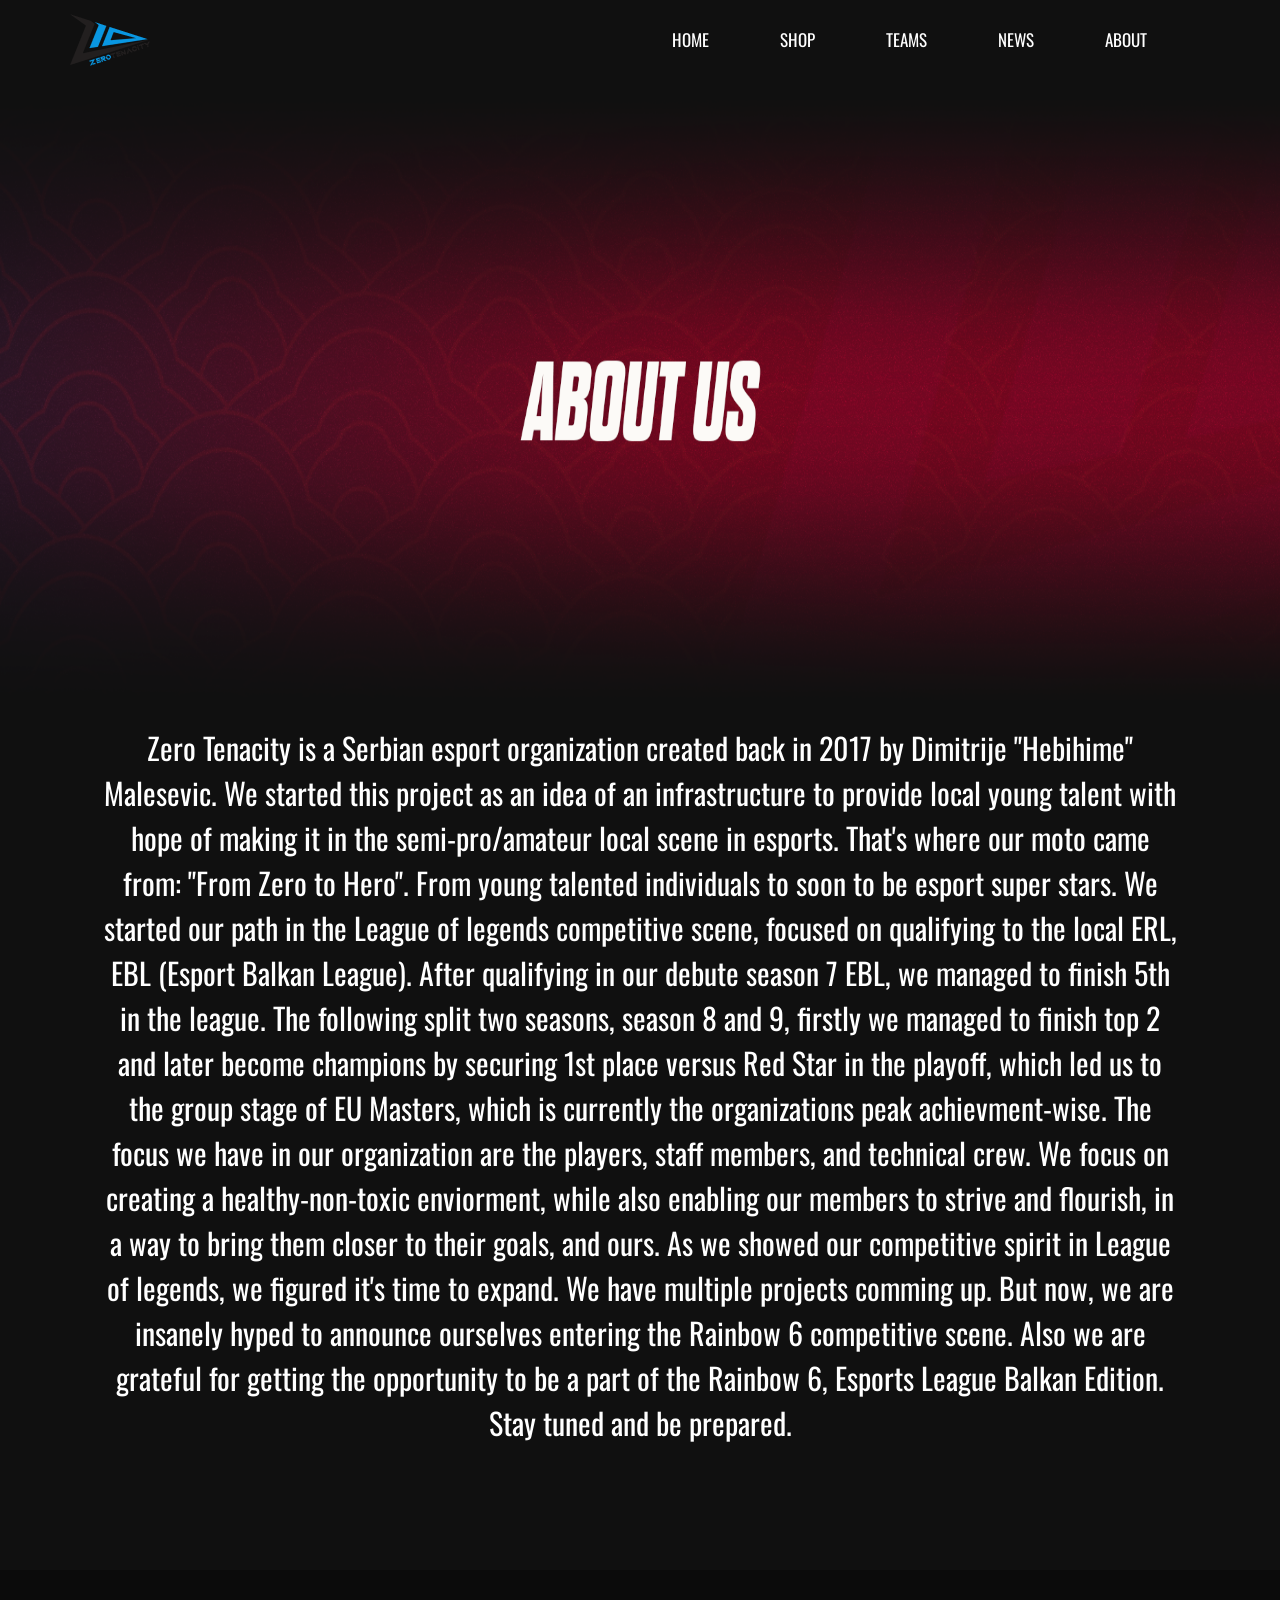
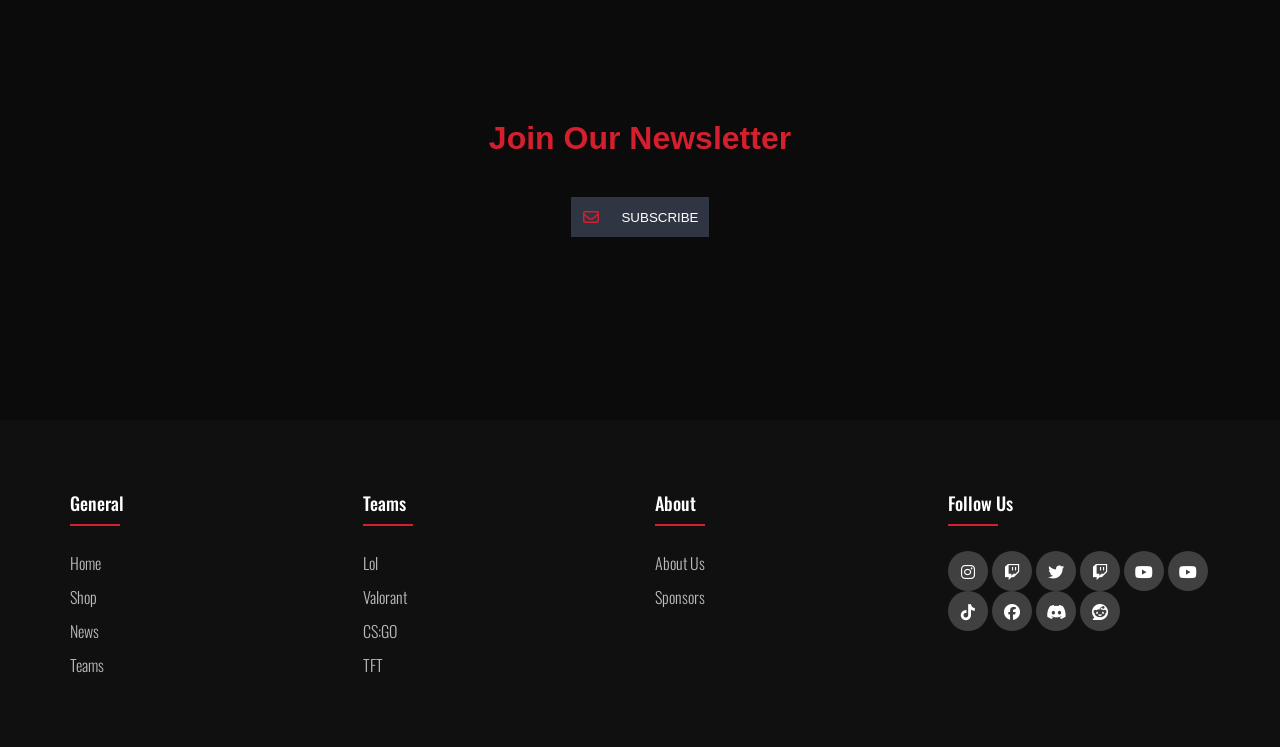
<file: html/aboutUs.html>
<!DOCTYPE html>
<html lang="en">

<head>
    <meta charset="UTF-8">
    <meta http-equiv="X-UA-Compatible" content="IE=edge">
    <meta name="viewport" content="width=device-width, initial-scale=1.0">
    <meta name="viewport"
        content="user-scalable=no, initial-scale=1, maximum-scale=1, minimum-scale=1, width=320, height=device-height, target-densitydpi=medium-dpi" />

    <title>Zero Tenacity - About us</title>
    <link rel="stylesheet" href="https://cdnjs.cloudflare.com/ajax/libs/font-awesome/6.2.1/css/all.min.css" integrity="sha512-MV7K8+y+gLIBoVD59lQIYicR65iaqukzvf/nwasF0nqhPay5w/9lJmVM2hMDcnK1OnMGCdVK+iQrJ7lzPJQd1w==" crossorigin="anonymous" referrerpolicy="no-referrer" />


    
    <link rel="stylesheet" href="../css/newsletter.css">
    <link rel="stylesheet" href="../css/navbar.css">
    
    <link rel="stylesheet" href="../css/footer.css">
    <link rel="stylesheet" href="../css/aboutUs.css">
    
</head>

<body>
    <header>
        <nav>
            <input type="checkbox" id="check">
            <label for="check" class="checkbtn">
                <i class="fa-solid fa-bars"></i>
            </label>
            <label class="logo">
                <a href="../html/index.html"><img src="../images/z10logo.png"  alt=""></a>
            </label>
            <ul>
                <li><a href="index.html">Home</a></li>
                <li><a href="../html/shop.html">Shop</a></li>
                <li>
                    <div class="dropdown"><a href="#teams">Teams</a>
                        <div class="dropdown-content">
                            <a href="../html/creators.html"><p>Content Creators</p></a>
                            <a href="../html/lol.html"><p>League Of Legends</p></a>
                            <a href="../html/tft.html"><p>TFT</p></a>
                            <a href="../html/csgo.html"><p>CS:GO</p></a>
                            <a href="../html/valorant.html"><p>Valorant</p></a>
                        </div>
                    </div>
                </li>
                <li><a href="../html/news.html">News</a></li>
                <li><div class="dropdown"><a href="#teams" class="active">About</a>
                    <div class="dropdown-content">
                        <a href="../html/sponsors.html"><p>Sponsors</p></a>
                        <a href="../html/aboutUs.html"><p>About us</p></a>
                    </div>
                </div>
                </li>
            
            </ul>
        </nav>
    </header>

    <div class="slika">
        <img src="../images/au.png" alt="">
    </div>

    <div class="about">
        <P>Zero Tenacity is a Serbian esport organization created back in 2017 by Dimitrije "Hebihime" Malesevic. We started this project as an idea of an infrastructure to provide local young talent with hope of making it in the semi-pro/amateur local scene in esports. That's where our moto came from: "From Zero to Hero". From young talented individuals to soon to be esport super stars. We started our path in the League of legends competitive scene, focused on qualifying to the local ERL, EBL (Esport Balkan League). After qualifying in our debute season 7 EBL, we managed to finish 5th in the league. The following split two seasons, season 8 and 9, firstly we managed to finish top 2 and later become champions by securing 1st place versus Red Star in the playoff, which led us to the group stage of EU Masters, which is currently the organizations peak achievment-wise. The focus we have in our organization are the players, staff members, and technical crew. We focus on creating a healthy-non-toxic enviorment, while also enabling our members to strive and flourish, in a way to bring them closer to their goals, and ours. As we showed our competitive spirit in League of legends, we figured it's time to expand. We have multiple projects comming up. But now, we are insanely hyped to announce ourselves entering the Rainbow 6 competitive scene. Also we are grateful for getting the opportunity to be a part of the Rainbow 6, Esports League Balkan Edition. Stay tuned and be prepared.</P>
    </div>

    <div class="newsletter">
        <form>
            <h1>Join Our Newsletter</h1>
            <p></p>
            <div class="email-box">
                <i class="fa-regular fa-envelope"></i>
                <input class="tbox" type="email" placeholder="Enter your email">
                <button class="btn" type="button" name="button" onclick="potpisiSe()">Subscribe</button>
            </div>
        </form>
    </div>
    
    
    <footer class="footer">
        <div class="container">
            <div class="row">
                <div class="footer-col">
                    <h4>General</h4>
                    <ul>
                        <li><a href="../html/index.html">Home</a></li>
                        <li><a href="../html/shop.html">Shop</a></li>
                        <li><a href="../html/news.html">News</a></li>
                        <li><a href="../html/index.html#teams">Teams</a></li>
                    </ul>
                </div>
                <div class="footer-col">
                    <h4>Teams</h4>
                    <ul>
                        <li><a href="../html/lol.html">Lol</a></li>
                        <li><a href="../html/valorant.html">Valorant</a></li>
                        <li><a href="../html/csgo.html">CS:GO</a></li>
                        <li><a href="../html/tft.html">TFT</a></li>
                    </ul>
                </div>
                <div class="footer-col">
                    <h4>About</h4>
                    <ul>
                        <li><a href="../html/aboutUs.html">About us</a></li>
                        <li><a href="../html/sponsors.html">Sponsors</a></li>
                    </ul>
                </div>
                <div class="footer-col">
                    <h4>Follow us</h4>
                    <div class="social-links">
                        <a target="_blank" href="https://www.instagram.com/zero_tenacity/"><i class="fa-brands fa-instagram"></i></a>
                        <a target="_blank" href="https://www.twitch.tv/zerotenacity"><i class="fa-brands fa-twitch"></i></a>
                        <a target="_blank" href="https://twitter.com/Z10esports"><i class="fa-brands fa-twitter"></i></a>
                        <a target="_blank" href="https://www.twitch.tv/zerotenacity2"><i class="fa-brands fa-twitch"></i></a>
                        <a target="_blank" href="https://www.youtube.com/@zerotenacity"><i class="fa-brands fa-youtube"></i></a>
                        <a target="_blank" href="https://www.youtube.com/@z10tv/featured"><i class="fa-brands fa-youtube"></i></a>
                        <a target="_blank" href="https://www.tiktok.com/@zero_tenacity"><i class="fa-brands fa-tiktok"></i></a>
                        <a target="_blank" href="https://www.facebook.com/ZeroTenacity"><i class="fa-brands fa-facebook"></i></a>
                        <a target="_blank" href="https://discord.gg/QUr2q2ct9C"><i class="fa-brands fa-discord"></i></a>
                        <a target="_blank" href="https://www.reddit.com/r/ZeroTenacity/"><i class="fa-brands fa-reddit"></i></a>
                    </div>
                </div>
            </div>
        </div>
    </footer>
    
    <script src="../js/navbar.js"></script>
    <script src="../js/news.js"></script>
    <script src="../js/phpInterface.js"></script>
    </body>
    </html>
</file>
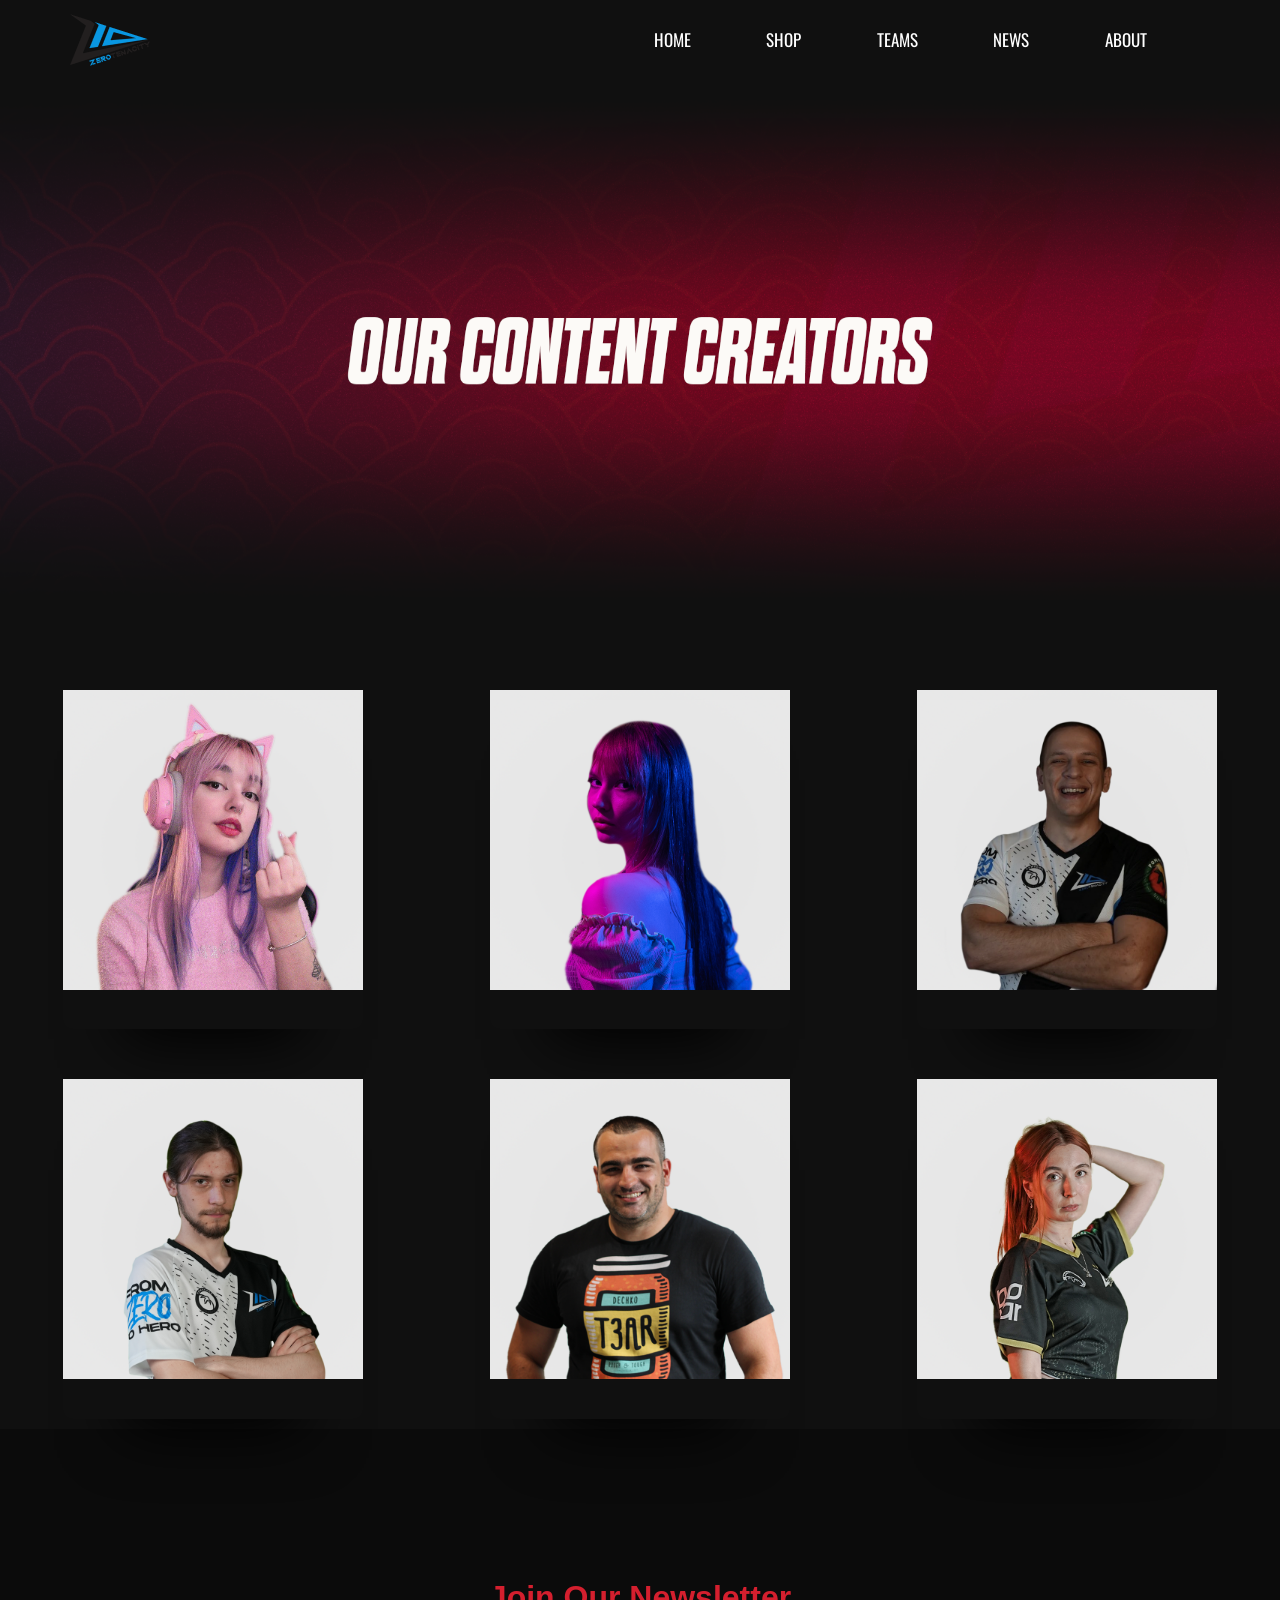
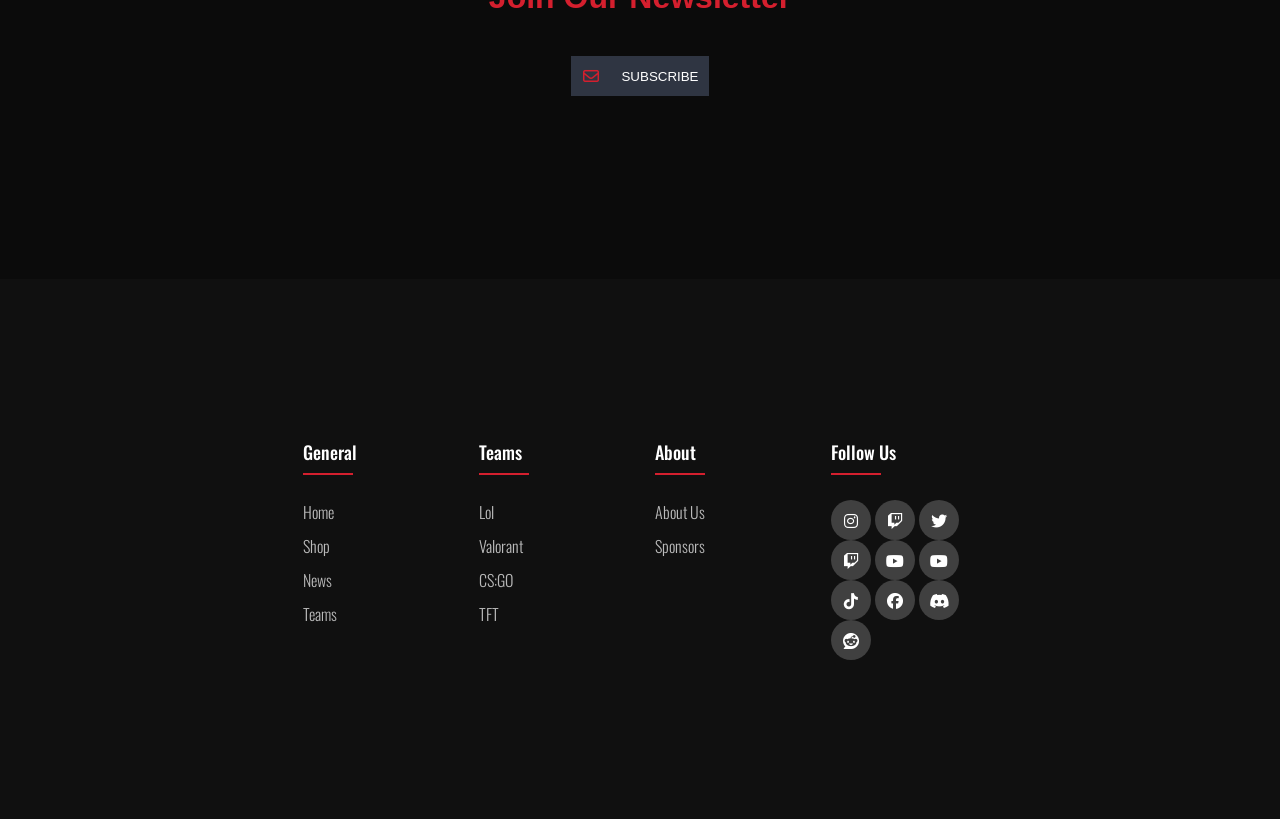
<file: html/creators.html>
<!DOCTYPE html>
<html lang="en">

<head>
    <meta charset="UTF-8">
    <meta http-equiv="X-UA-Compatible" content="IE=edge">
    <meta name="viewport" content="width=device-width, initial-scale=1.0">
    <meta name="viewport"
        content="user-scalable=no, initial-scale=1, maximum-scale=1, minimum-scale=1, width=320, height=device-height, target-densitydpi=medium-dpi" />

    <title>Zero Tenacity - Content Creators</title>
    <link rel="stylesheet" href="https://cdnjs.cloudflare.com/ajax/libs/font-awesome/6.2.1/css/all.min.css"
        integrity="sha512-MV7K8+y+gLIBoVD59lQIYicR65iaqukzvf/nwasF0nqhPay5w/9lJmVM2hMDcnK1OnMGCdVK+iQrJ7lzPJQd1w=="
        crossorigin="anonymous" referrerpolicy="no-referrer" />

        <link rel="stylesheet" href="../css/navbar.css">
    
    <link rel="stylesheet" href="../css/footer.css">
    <link rel="stylesheet" href="../css/creators.css">
    <link rel="stylesheet" href="../css/newsletter.css">
</head>

<body>
    <header>
        <nav>
            <input type="checkbox" id="check">
            <label for="check" class="checkbtn">
                <i class="fa-solid fa-bars"></i>
            </label>
            <label class="logo">
                <a href="../html/index.html"><img src="../images/z10logo.png"  alt=""></a>
            </label>
            <ul>
                <li><a href="index.html">Home</a></li>
                <li><a href="../html/shop.html">Shop</a></li>
                <li>
                    <div class="dropdown"><a href="#teams" class="active">Teams</a>
                        <div class="dropdown-content">
                            <a href="../html/creators.html"><p>Content Creators</p></a>
                            <a href="../html/lol.html"><p>League Of Legends</p></a>
                            <a href="../html/tft.html"><p>TFT</p></a>
                            <a href="../html/csgo.html"><p>CS:GO</p></a>
                            <a href="../html/valorant.html"><p>Valorant</p></a>
                        </div>
                    </div>
                </li>
                <li><a href="../html/news.html">News</a></li>
                <li><div class="dropdown"><a href="#teams">About</a>
                    <div class="dropdown-content">
                        <a href="../html/sponsors.html"><p>Sponsors</p></a>
                        <a href="../html/aboutUs.html"><p>About us</p></a>
                    </div>
                </div>
                </li>
            
            </ul>
        </nav>
    </header>
    <div class="center move" >
        <img src="../images/cc.png" alt="">
    </div>

<div class="hide1">
    <div style="padding-top: 50px;" class="container">
        
        <div class="card card0">
        <div class="border">
            <h2>Ninna</h2>
            <p>Your favourite mid tier egirl🥵</p>
            <div class="icons">
                <a target="_blanc" href="https://www.instagram.com/iamninna/"><i class="fa fa-brands fa-instagram"  aria-hidden="true"></i></a>
                    <a target="_blanc" href="https://www.tiktok.com/@xiamninna"><i class="fa fa-brands fa-tiktok"  aria-hidden="true"></i></a>
                    <a target="_blanc" href="https://www.twitch.tv/iamninna"><i class="fa fa-brands fa-twitch"  aria-hidden="true"></i></a>
                    <a target="_blanc" href="https://twitter.com/iamninna_"><i class="fa fa-brands fa-twitter"  aria-hidden="true"></i></a>
                    <a target="_blanc" href="https://discord.com/invite/YjkazKqfVw"><i class="fa fa-brands fa-discord"></i></a>
                    <a target="_blanc" href="https://www.youtube.com/channel/UCtCsVpdghEUVAZC1Wg5QMRw"><i class="fa fa-brands fa-youtube"  aria-hidden="true"></i></a>
            </div>
        </div>
        </div>
        <div class="card card1">
        <div class="border">
            <h2>Asaiika</h2>
            <p>"Tft enjoyer, master disaster, generally good at life, love my cat"😼</p>
            <div class="icons">
                <a target="_blanc" href="https://www.instagram.com/asaika_/?hl=en"><i class="fa fa-brands fa-instagram"  aria-hidden="true"></i></a>
                <a target="_blanc" href="https://www.tiktok.com/@asaiika"><i class="fa fa-brands fa-tiktok"  aria-hidden="true"></i></a>
                <a target="_blanc" href="https://www.twitch.tv/asaiika"><i class="fa fa-brands fa-twitch"  aria-hidden="true"></i></a>
                <a target="_blanc" href="https://www.facebook.com/asaiika"><i class="fa fa-brands fa-facebook"></i></a>
                <a target="_blanc" href="https://discord.com/invite/Vazqms9Kqk"><i class="fa fa-brands fa-discord"></i></a>
                <a target="_blanc" href="https://www.reddit.com/user/Asaiika/"><i class="fa fa-brands fa-reddit"></i></a>
                <a target="_blanc" href="https://www.youtube.com/channel/UCVDPrdqGS2v6B0bJXQ5AmVw"><i class="fa fa-brands fa-youtube"  aria-hidden="true"></i></a>
            </div>
        </div>
        </div>
        
        <div class="card card2">
        <div class="border">
            <h2>Sto1e</h2>
            <p>We don't know what to expect from sto1e. Go check out for yourself what he is doing.</p>
            <div class="icons">
                <a target="_blanc" href="https://www.instagram.com/sto1etv/"><i class="fa fa-brands fa-instagram"  aria-hidden="true"></i></a>
                    <a target="_blanc" href="https://www.tiktok.com/@sto1etv"><i class="fa fa-brands fa-tiktok"  aria-hidden="true"></i></a>
                    <a target="_blanc" href="https://www.twitch.tv/sto1etv"><i class="fa fa-brands fa-twitch"  aria-hidden="true"></i></a>
                    <a target="_blanc" href="https://twitter.com/sto1etv"><i class="fa fa-brands fa-twitter"  aria-hidden="true"></i></a>
                    <a target="_blanc" href="https://discord.com/invite/gzAvheHFGD"><i class="fa fa-brands fa-discord"></i></a>
                    <a target="_blanc" href="https://www.reddit.com/r/sto1etv/"><i class="fa fa-brands fa-reddit"></i></a>
                    <a target="_blanc" href="https://www.youtube.com/c/sto1etv"><i class="fa fa-brands fa-youtube"  aria-hidden="true"></i></a>
            </div>
        </div>
        </div>
    </div>
    
    <div class="container">
        <div class="card card3">
            <div class="border">
            <h2>Okami</h2>
            <p>Best Valorant player this side of the room. Literal god with the mouse</p>
            <div class="icons">
                <a target="_blanc" href="https://www.instagram.com/z10_okami/"><i class="fa fa-brands fa-instagram"  aria-hidden="true"></i></a>
                    <a target="_blanc" href="https://www.tiktok.com/@okamismurf"><i class="fa fa-brands fa-tiktok"  aria-hidden="true"></i></a>
                    <a target="_blanc" href="https://www.twitch.tv/z10_okami"><i class="fa fa-brands fa-twitch"  aria-hidden="true"></i></a>
                    <a target="_blanc" href="https://twitter.com/z10_okami"><i class="fa fa-brands fa-twitter"  aria-hidden="true"></i></a>
                    <a target="_blanc" href="https://www.youtube.com/channel/UCA48EiCxqMQhqZRuGyvHNVA"><i class="fa fa-brands fa-youtube"  aria-hidden="true"></i></a>
                    <a target="_blanc" href="https://discord.com/invite/GekdPSt2"><i class="fa fa-brands fa-discord"></i></a>
            </div>
            </div>
        </div>
        <div class="card card4">
            <div class="border">
            <h2>Raqa</h2>
            <p style="width: 50% !important; margin-top: -15px;">Knows more smokes and nades in CS:GO than our PRO players from the roster. Amazing brain but is still bad in aim.</p>
            <div class="icons">
                <a target="_blanc" href="https://www.instagram.com/raqacsgo/"><i class="fa fa-brands fa-instagram"  aria-hidden="true"></i></a>
                    <a target="_blanc" href="https://www.tiktok.com/@raqacsgo"><i class="fa fa-brands fa-tiktok"  aria-hidden="true"></i></a>
                    <a target="_blanc" href="https://www.twitch.tv/raqacsgo"><i class="fa fa-brands fa-twitch"  aria-hidden="true"></i></a>
                    <a target="_blanc" href="https://twitter.com/RAQACSGO"><i class="fa fa-brands fa-twitter"  aria-hidden="true"></i></a>
                    <a target="_blanc" href="https://discord.com/invite/V232N4B85h"><i class="fa fa-brands fa-discord"></i></a>
                    <a target="_blanc" href="https://www.reddit.com/r/raqacsgo/"><i class="fa fa-brands fa-reddit"></i></a>
                    <a target="_blanc" href="https://www.youtube.com/channel/UCrSMm5JIzaMkT-v5Wy9Hy6A"><i class="fa fa-brands fa-youtube"  aria-hidden="true"></i></a>
            </div>
            </div>
        </div>
        <div class="card card5">
            <div class="border">
            <h2>Komedyja</h2>
            <p>Your favourite mid tier egirl🥵</p>
            <div class="icons">
                <a target="_blanc" href="https://www.instagram.com/komedyja.lol/"><i class="fa fa-brands fa-instagram"  aria-hidden="true"></i></a>
                    <a target="_blanc" href="https://www.tiktok.com/@komedyja"><i class="fa fa-brands fa-tiktok"  aria-hidden="true"></i></a>
                    <a target="_blanc" href="https://www.twitch.tv/komedyja"><i class="fa fa-brands fa-twitch"  aria-hidden="true"></i></a>
                    <a target="_blanc" href="https://twitter.com/komedyja"><i class="fa fa-brands fa-twitter"  aria-hidden="true"></i></a>
                    <a target="_blanc" href="https://www.youtube.com/channel/UCcK5i5pUwrsOeWMLejutjLA"><i class="fa fa-brands fa-youtube"  aria-hidden="true"></i></a>
            </div>
            </div>
        </div>
    </div>
</div>
<div class="hide2">
    <div style="padding-top: 50px;" class="container">
        
        <div class="card card0">
        <div class="border">
            <h2>Ninna</h2>
            <p>Your favourite mid tier egirl🥵</p>
            <div class="icons">
                <a target="_blanc" href="https://www.instagram.com/iamninna/"><i class="fa fa-brands fa-instagram"  aria-hidden="true"></i></a>
                    <a target="_blanc" href="https://www.tiktok.com/@xiamninna"><i class="fa fa-brands fa-tiktok"  aria-hidden="true"></i></a>
                    <a target="_blanc" href="https://www.twitch.tv/iamninna"><i class="fa fa-brands fa-twitch"  aria-hidden="true"></i></a>
                    <a target="_blanc" href="https://twitter.com/iamninna_"><i class="fa fa-brands fa-twitter"  aria-hidden="true"></i></a>
                    <a target="_blanc" href="https://discord.com/invite/YjkazKqfVw"><i class="fa fa-brands fa-discord"></i></a>
                    <a target="_blanc" href="https://www.youtube.com/channel/UCtCsVpdghEUVAZC1Wg5QMRw"><i class="fa fa-brands fa-youtube"  aria-hidden="true"></i></a>
            </div>
        </div>
        </div>
        <div class="card card1">
        <div class="border">
            <h2>Asaiika</h2>
            <p>Tft enjoyer, master disaster, generally good at life, love my cat😼</p>
            <div class="icons">
                <a target="_blanc" href="https://www.instagram.com/asaika_/?hl=en"><i class="fa fa-brands fa-instagram"  aria-hidden="true"></i></a>
                <a target="_blanc" href="https://www.tiktok.com/@asaiika"><i class="fa fa-brands fa-tiktok"  aria-hidden="true"></i></a>
                <a target="_blanc" href="https://www.twitch.tv/asaiika"><i class="fa fa-brands fa-twitch"  aria-hidden="true"></i></a>
                <a target="_blanc" href="https://www.facebook.com/asaiika"><i class="fa fa-brands fa-facebook"></i></a>
                <a target="_blanc" href="https://discord.com/invite/Vazqms9Kqk"><i class="fa fa-brands fa-discord"></i></a>
                <a target="_blanc" href="https://www.reddit.com/user/Asaiika/"><i class="fa fa-brands fa-reddit"></i></a>
                <a target="_blanc" href="https://www.youtube.com/channel/UCVDPrdqGS2v6B0bJXQ5AmVw"><i class="fa fa-brands fa-youtube"  aria-hidden="true"></i></a>
            </div>
        </div>
        </div>
    </div>    

    <div class="container">
        <div class="card card2">
        <div class="border">
            <h2>Sto1e</h2>
            <p>We dont know what to expect from sto1e. Go check out by yourself what is he doing.</p>
            <div class="icons">
                <a target="_blanc" href="https://www.instagram.com/sto1etv/"><i class="fa fa-brands fa-instagram"  aria-hidden="true"></i></a>
                    <a target="_blanc" href="https://www.tiktok.com/@sto1etv"><i class="fa fa-brands fa-tiktok"  aria-hidden="true"></i></a>
                    <a target="_blanc" href="https://www.twitch.tv/sto1etv"><i class="fa fa-brands fa-twitch"  aria-hidden="true"></i></a>
                    <a target="_blanc" href="https://twitter.com/sto1etv"><i class="fa fa-brands fa-twitter"  aria-hidden="true"></i></a>
                    <a target="_blanc" href="https://discord.com/invite/gzAvheHFGD"><i class="fa fa-brands fa-discord"></i></a>
                    <a target="_blanc" href="https://www.reddit.com/r/sto1etv/"><i class="fa fa-brands fa-reddit"></i></a>
                    <a target="_blanc" href="https://www.youtube.com/c/sto1etv"><i class="fa fa-brands fa-youtube"  aria-hidden="true"></i></a>
            </div>
        </div>
        </div>

        <div class="card card3">
            <div class="border">
            <h2>Okami</h2>
            <p>Best Valorant player this side of the room. Literal god with the mouse</p>
            <div class="icons">
                <a target="_blanc" href="https://www.instagram.com/z10_okami/"><i class="fa fa-brands fa-instagram"  aria-hidden="true"></i></a>
                    <a target="_blanc" href="https://www.tiktok.com/@okamismurf"><i class="fa fa-brands fa-tiktok"  aria-hidden="true"></i></a>
                    <a target="_blanc" href="https://www.twitch.tv/z10_okami"><i class="fa fa-brands fa-twitch"  aria-hidden="true"></i></a>
                    <a target="_blanc" href="https://twitter.com/z10_okami"><i class="fa fa-brands fa-twitter"  aria-hidden="true"></i></a>
                    <a target="_blanc" href="https://www.youtube.com/channel/UCA48EiCxqMQhqZRuGyvHNVA"><i class="fa fa-brands fa-youtube"  aria-hidden="true"></i></a>
                    <a target="_blanc" href="https://discord.com/invite/GekdPSt2"><i class="fa fa-brands fa-discord"></i></a>
            </div>
            </div>
        </div>
    </div>
    <div class="container">
        <div class="card card4">
            <div class="border">
            <h2>Raqa</h2>
            <p style="width: 50% !important; margin-top: -15px;">Knows more smokes and nades in CS:GO than our PRO players from the rooster. Amazing brain but is still bad in aim.</p>
            <div class="icons">
                <a target="_blanc" href="https://www.instagram.com/raqacsgo/"><i class="fa fa-brands fa-instagram"  aria-hidden="true"></i></a>
                    <a target="_blanc" href="https://www.tiktok.com/@raqacsgo"><i class="fa fa-brands fa-tiktok"  aria-hidden="true"></i></a>
                    <a target="_blanc" href="https://www.twitch.tv/raqacsgo"><i class="fa fa-brands fa-twitch"  aria-hidden="true"></i></a>
                    <a target="_blanc" href="https://twitter.com/RAQACSGO"><i class="fa fa-brands fa-twitter"  aria-hidden="true"></i></a>
                    <a target="_blanc" href="https://discord.com/invite/V232N4B85h"><i class="fa fa-brands fa-discord"></i></a>
                    <a target="_blanc" href="https://www.reddit.com/r/raqacsgo/"><i class="fa fa-brands fa-reddit"></i></a>
                    <a target="_blanc" href="https://www.youtube.com/channel/UCrSMm5JIzaMkT-v5Wy9Hy6A"><i class="fa fa-brands fa-youtube"  aria-hidden="true"></i></a>
            </div>
            </div>
        </div>
        <div class="card card5">
            <div class="border">
            <h2>Komedyja</h2>
            <p>Your favourite mid tier egirl🥵</p>
            <div class="icons">
                <a target="_blanc" href="https://www.instagram.com/komedyja.lol/"><i class="fa fa-brands fa-instagram"  aria-hidden="true"></i></a>
                    <a target="_blanc" href="https://www.tiktok.com/@komedyja"><i class="fa fa-brands fa-tiktok"  aria-hidden="true"></i></a>
                    <a target="_blanc" href="https://www.twitch.tv/komedyja"><i class="fa fa-brands fa-twitch"  aria-hidden="true"></i></a>
                    <a target="_blanc" href="https://twitter.com/komedyja"><i class="fa fa-brands fa-twitter"  aria-hidden="true"></i></a>
                    <a target="_blanc" href="https://www.youtube.com/channel/UCcK5i5pUwrsOeWMLejutjLA"><i class="fa fa-brands fa-youtube"  aria-hidden="true"></i></a>
            </div>
            </div>
        </div>
    </div>
</div>
<div class="hide3">
    <div style="padding-top: 50px;" class="container">
        
        <div class="card card0">
        <div class="border">
            <h2>Ninna</h2>
            <p>Your favourite mid tier egirl🥵</p>
            <div class="icons">
                <a target="_blanc" href="https://www.instagram.com/iamninna/"><i class="fa fa-brands fa-instagram"  aria-hidden="true"></i></a>
                    <a target="_blanc" href="https://www.tiktok.com/@xiamninna"><i class="fa fa-brands fa-tiktok"  aria-hidden="true"></i></a>
                    <a target="_blanc" href="https://www.twitch.tv/iamninna"><i class="fa fa-brands fa-twitch"  aria-hidden="true"></i></a>
                    <a target="_blanc" href="https://twitter.com/iamninna_"><i class="fa fa-brands fa-twitter"  aria-hidden="true"></i></a>
                    <a target="_blanc" href="https://discord.com/invite/YjkazKqfVw"><i class="fa fa-brands fa-discord"></i></a>
                    <a target="_blanc" href="https://www.youtube.com/channel/UCtCsVpdghEUVAZC1Wg5QMRw"><i class="fa fa-brands fa-youtube"  aria-hidden="true"></i></a>
            </div>
        </div>
        </div>
    </div>
    <div class="container">
        <div class="card card1">
        <div class="border">
            <h2>Asaiika</h2>
            <p>Tft enjoyer, master disaster, generally good at life, love my cat😼</p>
            <div class="icons">
                <a target="_blanc" href="https://www.instagram.com/asaika_/?hl=en"><i class="fa fa-brands fa-instagram"  aria-hidden="true"></i></a>
                <a target="_blanc" href="https://www.tiktok.com/@asaiika"><i class="fa fa-brands fa-tiktok"  aria-hidden="true"></i></a>
                <a target="_blanc" href="https://www.twitch.tv/asaiika"><i class="fa fa-brands fa-twitch"  aria-hidden="true"></i></a>
                <a target="_blanc" href="https://www.facebook.com/asaiika"><i class="fa fa-brands fa-facebook"></i></a>
                <a target="_blanc" href="https://discord.com/invite/Vazqms9Kqk"><i class="fa fa-brands fa-discord"></i></a>
                <a target="_blanc" href="https://www.reddit.com/user/Asaiika/"><i class="fa fa-brands fa-reddit"></i></a>
                <a target="_blanc" href="https://www.youtube.com/channel/UCVDPrdqGS2v6B0bJXQ5AmVw"><i class="fa fa-brands fa-youtube"  aria-hidden="true"></i></a>
            </div>
        </div>
        </div>
    </div>    

    <div class="container">
        <div class="card card2">
        <div class="border">
            <h2>Sto1e</h2>
            <p>We dont know what to expect from sto1e. Go check out by yourself what is he doing.</p>
            <div class="icons">
                <a target="_blanc" href="https://www.instagram.com/sto1etv/"><i class="fa fa-brands fa-instagram"  aria-hidden="true"></i></a>
                    <a target="_blanc" href="https://www.tiktok.com/@sto1etv"><i class="fa fa-brands fa-tiktok"  aria-hidden="true"></i></a>
                    <a target="_blanc" href="https://www.twitch.tv/sto1etv"><i class="fa fa-brands fa-twitch"  aria-hidden="true"></i></a>
                    <a target="_blanc" href="https://twitter.com/sto1etv"><i class="fa fa-brands fa-twitter"  aria-hidden="true"></i></a>
                    <a target="_blanc" href="https://discord.com/invite/gzAvheHFGD"><i class="fa fa-brands fa-discord"></i></a>
                    <a target="_blanc" href="https://www.reddit.com/r/sto1etv/"><i class="fa fa-brands fa-reddit"></i></a>
                    <a target="_blanc" href="https://www.youtube.com/c/sto1etv"><i class="fa fa-brands fa-youtube"  aria-hidden="true"></i></a>
            </div>
        </div>
        </div>
    </div>
    <div class="container">
        <div class="card card3">
            <div class="border">
            <h2>Okami</h2>
            <p>Best Valorant player this side of the room. Literal god with the mouse</p>
            <div class="icons">
                <a target="_blanc" href="https://www.instagram.com/z10_okami/"><i class="fa fa-brands fa-instagram"  aria-hidden="true"></i></a>
                <a target="_blanc" href="https://www.tiktok.com/@okamismurf"><i class="fa fa-brands fa-tiktok"  aria-hidden="true"></i></a>
                <a target="_blanc" href="https://www.twitch.tv/z10_okami"><i class="fa fa-brands fa-twitch"  aria-hidden="true"></i></a>
                <a target="_blanc" href="https://twitter.com/z10_okami"><i class="fa fa-brands fa-twitter"  aria-hidden="true"></i></a>
                <a target="_blanc" href="https://www.youtube.com/channel/UCA48EiCxqMQhqZRuGyvHNVA"><i class="fa fa-brands fa-youtube"  aria-hidden="true"></i></a>
                <a target="_blanc" href="https://discord.com/invite/GekdPSt2"><i class="fa fa-brands fa-discord"></i></a>
            </div>
            </div>
        </div>
    </div>
    <div class="container">
        <div class="card card4">
            <div class="border">
            <h2>Raqa</h2>
            <p style="width: 50% !important; margin-top: -15px;">Knows more smokes and nades in CS:GO than our PRO players from the rooster. Amazing brain but is still bad in aim.</p>
            <div class="icons">
                <a target="_blanc" href="https://www.instagram.com/raqacsgo/"><i class="fa fa-brands fa-instagram"  aria-hidden="true"></i></a>
                    <a target="_blanc" href="https://www.tiktok.com/@raqacsgo"><i class="fa fa-brands fa-tiktok"  aria-hidden="true"></i></a>
                    <a target="_blanc" href="https://www.twitch.tv/raqacsgo"><i class="fa fa-brands fa-twitch"  aria-hidden="true"></i></a>
                    <a target="_blanc" href="https://twitter.com/RAQACSGO"><i class="fa fa-brands fa-twitter"  aria-hidden="true"></i></a>
                    <a target="_blanc" href="https://discord.com/invite/V232N4B85h"><i class="fa fa-brands fa-discord"></i></a>
                    <a target="_blanc" href="https://www.reddit.com/r/raqacsgo/"><i class="fa fa-brands fa-reddit"></i></a>
                    <a target="_blanc" href="https://www.youtube.com/channel/UCrSMm5JIzaMkT-v5Wy9Hy6A"><i class="fa fa-brands fa-youtube"  aria-hidden="true"></i></a>
            </div>
            </div>
        </div>
    </div>
    <div class="container">
        <div class="card card5">
            <div class="border">
            <h2>Komedyja</h2>
            <p>Your favourite mid tier egirl🥵</p>
            <div class="icons">
                <a target="_blanc" href="https://www.instagram.com/komedyja.lol/"><i class="fa fa-brands fa-instagram"  aria-hidden="true"></i></a>
                    <a target="_blanc" href="https://www.tiktok.com/@komedyja"><i class="fa fa-brands fa-tiktok"  aria-hidden="true"></i></a>
                    <a target="_blanc" href="https://www.twitch.tv/komedyja"><i class="fa fa-brands fa-twitch"  aria-hidden="true"></i></a>
                    <a target="_blanc" href="https://twitter.com/komedyja"><i class="fa fa-brands fa-twitter"  aria-hidden="true"></i></a>
                    <a target="_blanc" href="https://www.youtube.com/channel/UCcK5i5pUwrsOeWMLejutjLA"><i class="fa fa-brands fa-youtube"  aria-hidden="true"></i></a>
            </div>
            </div>
        </div>
    </div>
</div>
   

<div class="newsletter">
    <form>
        <h1>Join Our Newsletter</h1>
        <p></p>
        <div class="email-box">
            <i class="fa-regular fa-envelope"></i>
            <input class="tbox" type="email" placeholder="Enter your email">
            <button class="btn" type="button" name="button" onclick="potpisiSe()">Subscribe</button>
        </div>
    </form>
</div>

<footer class="footer">
    <div class="container">
        <div class="row">
            <div class="footer-col">
                <h4>General</h4>
                <ul>
                    <li><a href="../html/index.html">Home</a></li>
                    <li><a href="../html/shop.html">Shop</a></li>
                    <li><a href="../html/news.html">News</a></li>
                    <li><a href="../html/index.html#teams">Teams</a></li>
                </ul>
            </div>
            <div class="footer-col">
                <h4>Teams</h4>
                <ul>
                    <li><a href="../html/lol.html">Lol</a></li>
                    <li><a href="../html/valorant.html">Valorant</a></li>
                    <li><a href="../html/csgo.html">CS:GO</a></li>
                    <li><a href="../html/tft.html">TFT</a></li>
                </ul>
            </div>
            <div class="footer-col">
                <h4>About</h4>
                <ul>
                    <li><a href="../html/aboutUs.html">About us</a></li>
                    <li><a href="../html/sponsors.html">Sponsors</a></li>
                </ul>
            </div>
            <div class="footer-col">
                <h4>Follow us</h4>
                <div class="social-links">
                    <a target="_blank" href="https://www.instagram.com/zero_tenacity/"><i class="fa-brands fa-instagram"></i></a>
                    <a target="_blank" href="https://www.twitch.tv/zerotenacity"><i class="fa-brands fa-twitch"></i></a>
                    <a target="_blank" href="https://twitter.com/Z10esports"><i class="fa-brands fa-twitter"></i></a>
                    <a target="_blank" href="https://www.twitch.tv/zerotenacity2"><i class="fa-brands fa-twitch"></i></a>
                    <a target="_blank" href="https://www.youtube.com/@zerotenacity"><i class="fa-brands fa-youtube"></i></a>
                    <a target="_blank" href="https://www.youtube.com/@z10tv/featured"><i class="fa-brands fa-youtube"></i></a>
                    <a target="_blank" href="https://www.tiktok.com/@zero_tenacity"><i class="fa-brands fa-tiktok"></i></a>
                    <a target="_blank" href="https://www.facebook.com/ZeroTenacity"><i class="fa-brands fa-facebook"></i></a>
                    <a target="_blank" href="https://discord.gg/QUr2q2ct9C"><i class="fa-brands fa-discord"></i></a>
                    <a target="_blank" href="https://www.reddit.com/r/ZeroTenacity/"><i class="fa-brands fa-reddit"></i></a>
                </div>
            </div>
        </div>
    </div>
</footer>

<script src="../js/navbar.js"></script>
<script src="../js/news.js"></script>
<script src="../js/phpInterface.js"></script>
</body>
</html>
</file>
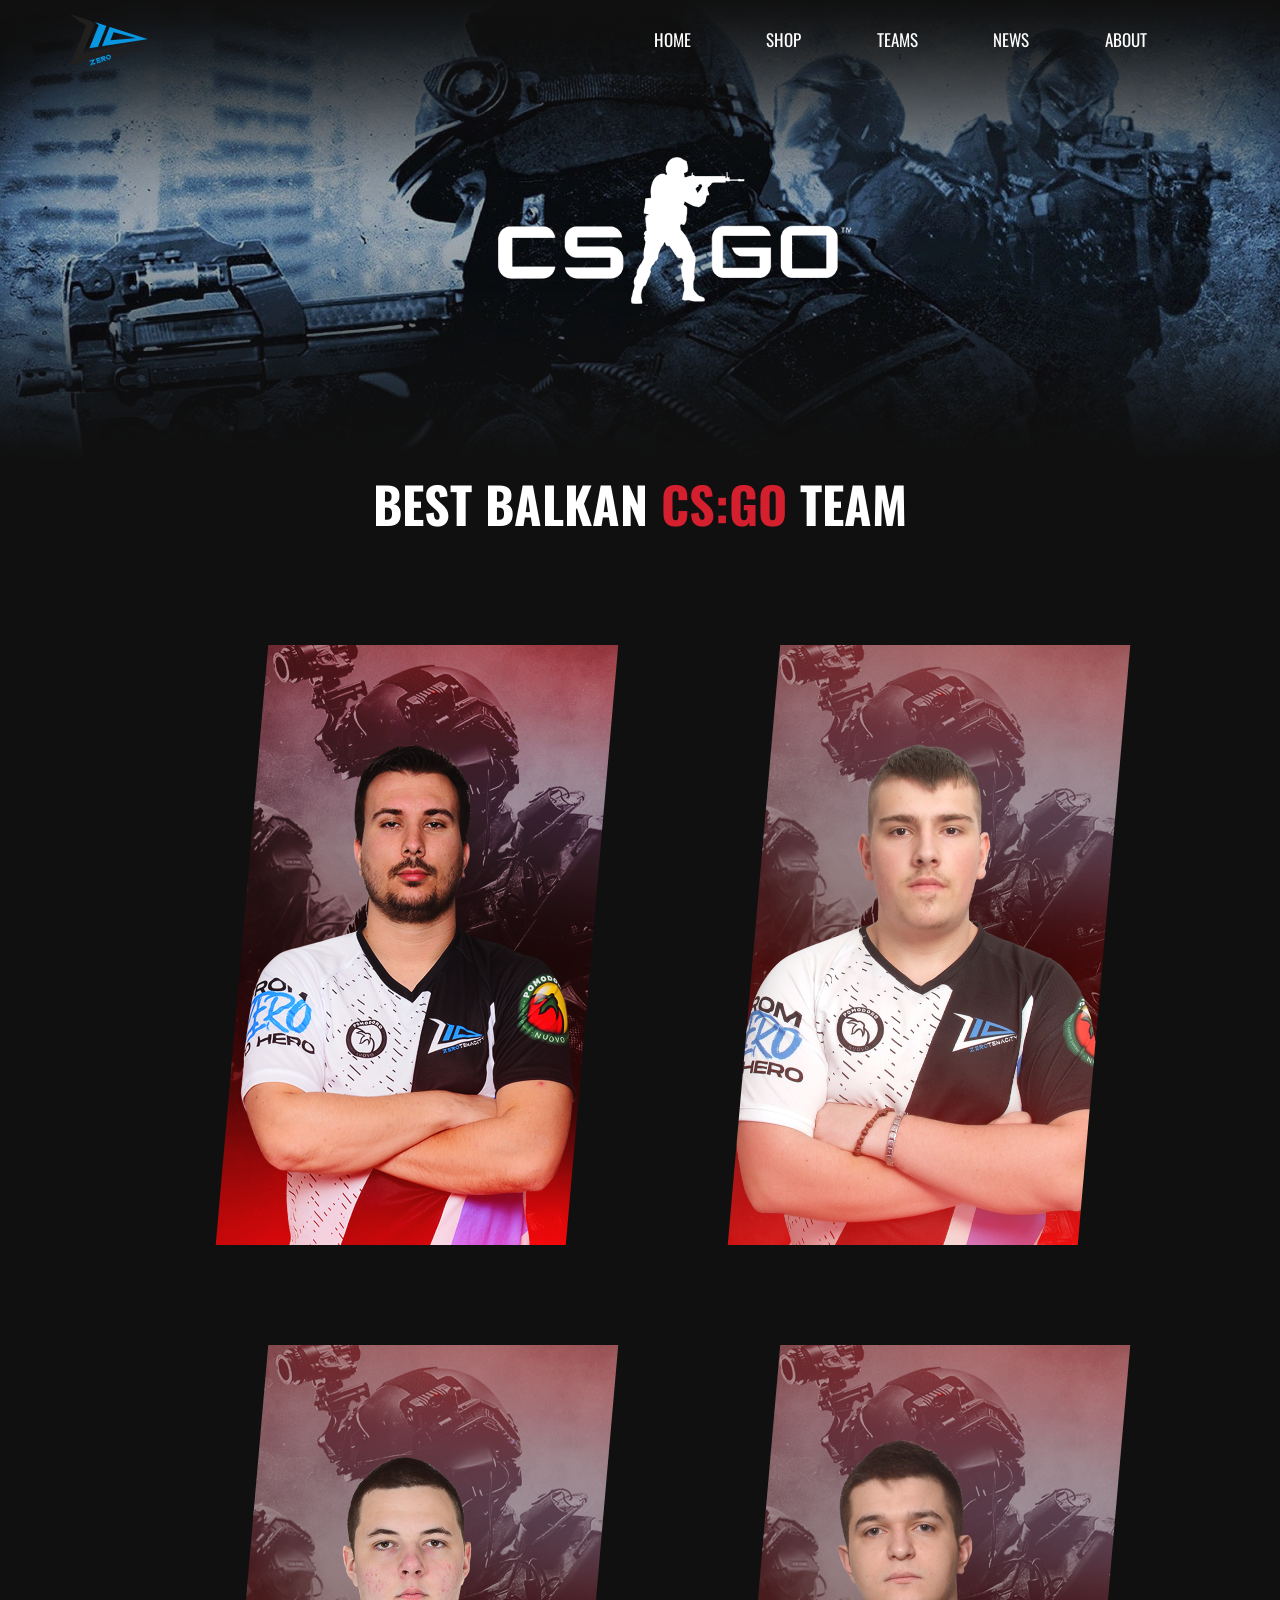
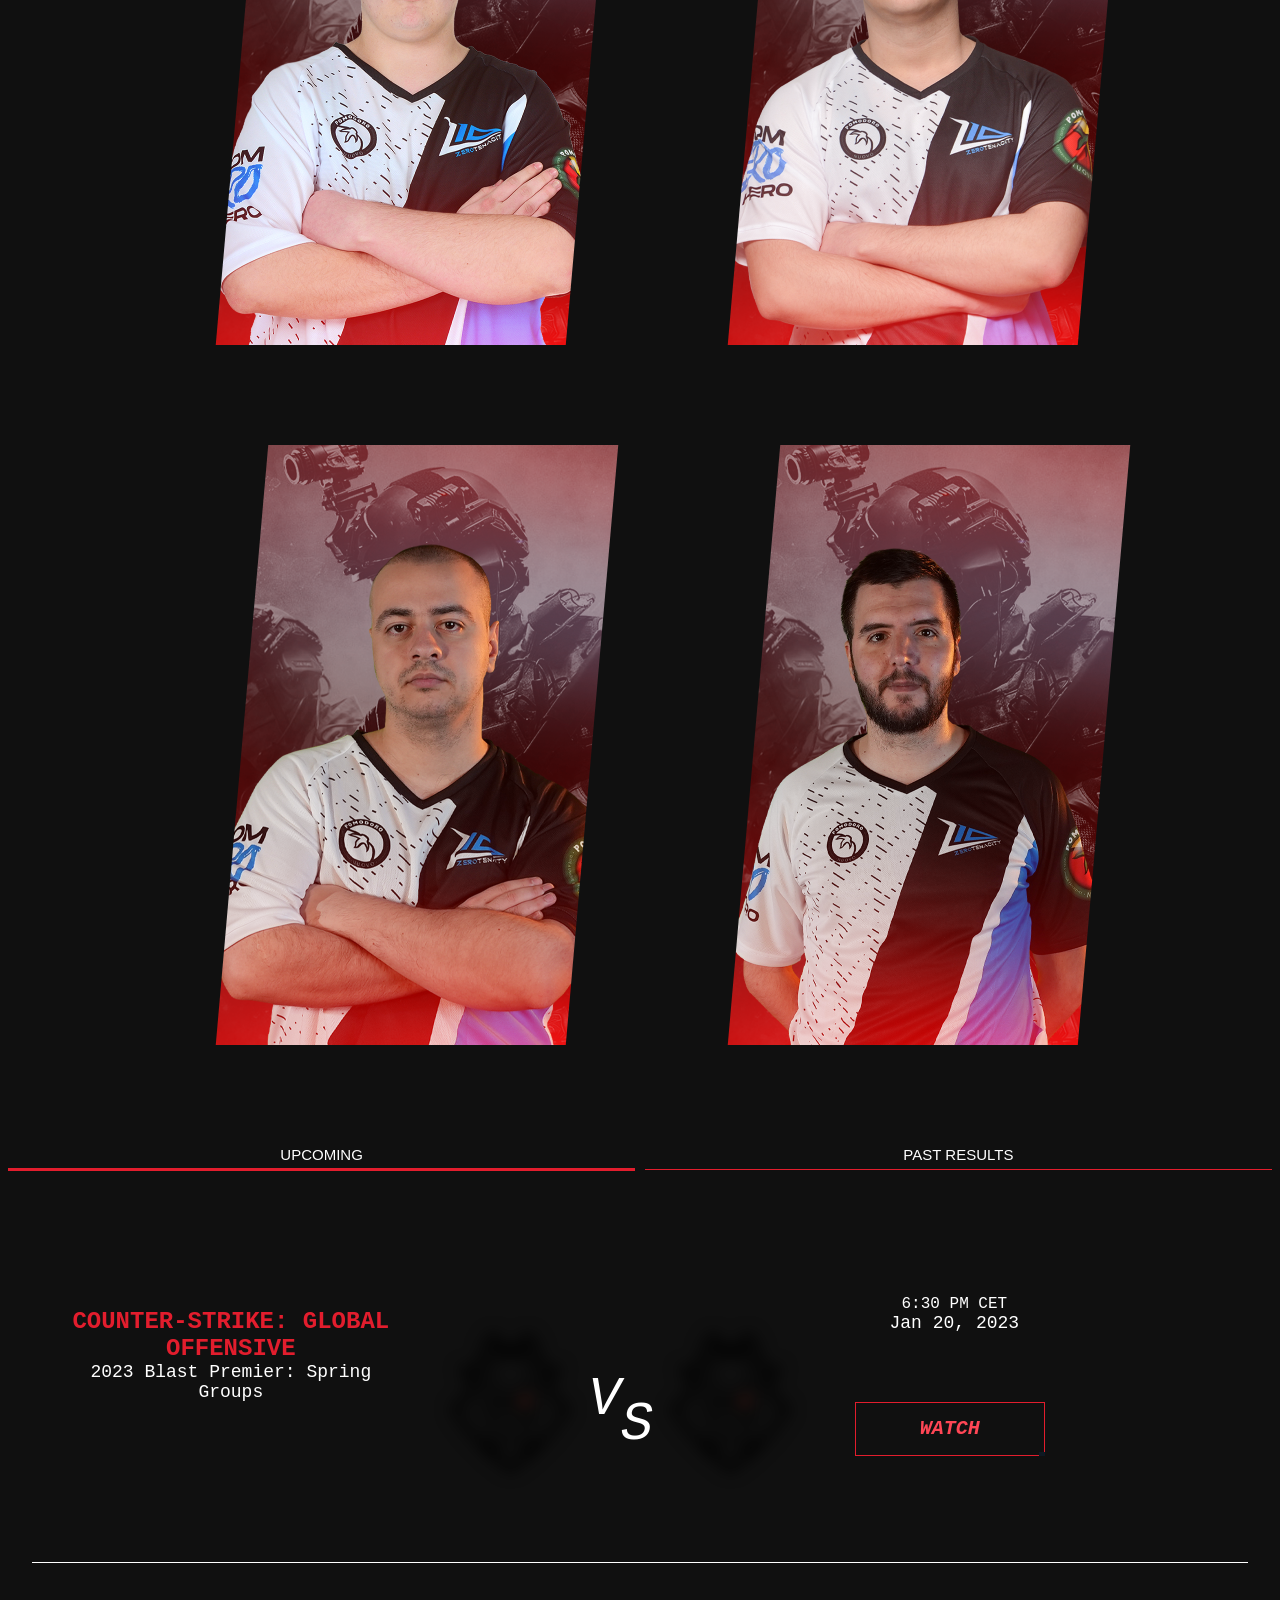
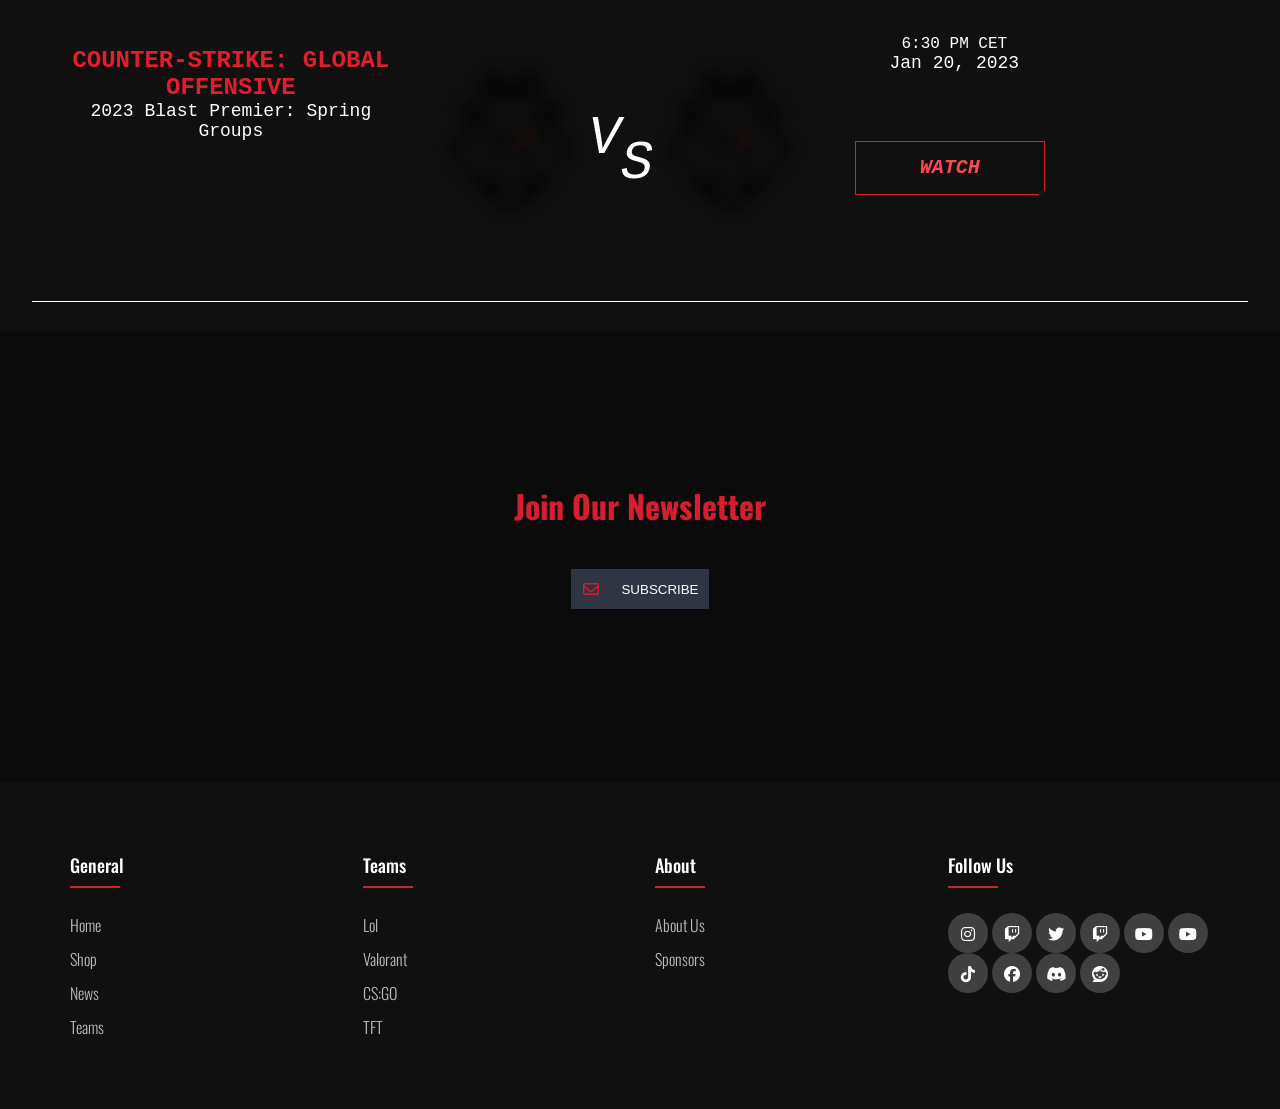
<file: html/csgo.html>
<!DOCTYPE html>
<html lang="en">
<head>
    <meta charset="UTF-8">
    <meta http-equiv="X-UA-Compatible" content="IE=edge">
    <meta name="viewport" content="width=device-width, initial-scale=1.0">
    <meta name="viewport" content="user-scalable=no, initial-scale=1, maximum-scale=1, minimum-scale=1, width=320, height=device-height, target-densitydpi=medium-dpi" />
   <title>Zero Tenacity - CS:GO</title>
    <link rel="stylesheet" href="https://cdnjs.cloudflare.com/ajax/libs/font-awesome/6.2.1/css/all.min.css" integrity="sha512-MV7K8+y+gLIBoVD59lQIYicR65iaqukzvf/nwasF0nqhPay5w/9lJmVM2hMDcnK1OnMGCdVK+iQrJ7lzPJQd1w==" crossorigin="anonymous" referrerpolicy="no-referrer" />
    <link rel="stylesheet" href="../css/navbar.css">
    <link rel="stylesheet" href="../css/footer.css">
    <link rel="stylesheet" href="../css/newsletter.css">
    <link rel="stylesheet" href="../css/csgo.css">
    <link rel="stylesheet" href="../css/roster.css">
    <link rel="stylesheet" href="../css/mecevi.css">
    <link rel="stylesheet" href="../css/haha.css">
</head>
<body onload="popuniMeceve(2)">
    <header>
        <nav>
            <input type="checkbox" id="check">
            <label for="check" class="checkbtn">
                <i class="fa-solid fa-bars"></i>
            </label>
            <label class="logo">
                <a href="../html/index.html"><img src="../images/z10logo.png"  alt=""></a>
            </label>
            <ul>
                <li><a href="index.html">Home</a></li>
                <li><a href="../html/shop.html">Shop</a></li>
                <li>
                    <div class="dropdown"><a href="#teams" class="active">Teams</a>
                        <div class="dropdown-content">
                            <a href="../html/creators.html"><p>Content Creators</p></a>
                            <a href="../html/lol.html"><p>League Of Legends</p></a>
                            <a href="../html/tft.html"><p>TFT</p></a>
                            <a href="../html/csgo.html"><p>CS:GO</p></a>
                            <a href="../html/valorant.html"><p>Valorant</p></a>
                        </div>
                    </div>
                </li>
                <li><a href="../html/news.html">News</a></li>
                <li><div class="dropdown"><a href="#teams">About</a>
                    <div class="dropdown-content">
                        <a href="../html/sponsors.html"><p>Sponsors</p></a>
                        <a href="../html/aboutUs.html"><p>About us</p></a>
                    </div>
                </div>
                </li>
            
            </ul>
        </nav>
    </header>

    <div class="image">
        <img class="bigPic" src="../images/csgo_section_2.png" alt="">
    </div>
    

    <div class="teamSection" id="prvi">
        <h1>BEST BALKAN <span>CS:GO</span> TEAM</h1>
        <div class="roster">
            <div class="igrac">
                <div class="slika  jedan"></div>
                <div class="bloor"></div>
                <div class="name">nEMANHA</div>
                <div class="position">Player</div>
                <div class="info">Serbia</div>
                <div class="socials">
                    <ul>
                        <li><a href="https://www.instagram.com/nemanjadjukic97/"><i class="fa-brands fa-instagram fa-lg"></i></a> </li>
                        <li><a href="https://twitter.com/nemanhacsgo"><i class="fa-brands fa-twitter fa-lg"></i></a></li>
                    </ul>
                </div>
            </div>
            <div class="igrac">
                <div class="slika  dva"></div>
                <div class="bloor"></div>
                <div class="name">Cjoffo</div>
                <div class="position">Player</div>
                <div class="info">Montenegro</div>
                <div class="socials">
                    <ul>
                        <li><a href="https://www.instagram.com/andrej.sarac/"><i class="fa-brands fa-instagram fa-lg"></i></a> </li>
                        <li><a href="https://twitter.com/Cjoffo1"><i class="fa-brands fa-twitter fa-lg"></i></a></li>
                    </ul>
                </div>
            </div>
            <div class="igrac">
                <div class="slika tri"></div>
                <div class="bloor"></div>
                <div class="name">Simke</div>
                <div class="position">Player</div>
                <div class="info">Bosnia and herzegovina</div>
                <div class="socials">
                    <ul>
                        <li><a href="https://www.instagram.com/simke_55/"><i class="fa-brands fa-instagram fa-lg"></i></a> </li>
                        <li><a href="https://twitter.com/simkeCS"><i class="fa-brands fa-twitter fa-lg"></i></a></li>
                    </ul>
                </div>
            </div>
            <div class="igrac">
              <div class="slika  cetri"></div>
              <div class="bloor"></div>
              <div class="name">brutmonster</div>
              <div class="position">Player</div>
              <div class="info">Bosnia and herzegovina</div>
              <div class="socials">
                  <ul>
                    <li><a href="https://www.instagram.com/bruthaha/"><i class="fa-brands fa-instagram fa-lg"></i></a> </li>
                    <li><a href="https://twitter.com/brutmonster"><i class="fa-brands fa-twitter fa-lg"></i></a></li>
                  </ul>
              </div>
          </div>
          <div class="igrac">
            <div class="slika  pet"></div>
            <div class="bloor"></div>
            <div class="name">aVN</div>
            <div class="position">Player</div>
            <div class="info">Serbia</div>
            <div class="socials">
                <ul>
                    <li><a href="https://www.instagram.com/avncsgo/"><i class="fa-brands fa-instagram fa-lg"></i></a> </li>
                    <li><a href="https://twitter.com/aVNCSGO"><i class="fa-brands fa-twitter fa-lg"></i></a></li>
                </ul>
            </div>
        </div>
        <div class="igrac">
          <div class="slika  sest"></div>
          <div class="bloor"></div>
          <div class="name">fajkus</div>
          <div class="position">Coach</div>
          <div class="info">Serbia</div>
          <div class="socials">
              <ul>
                <li><a href="https://twitter.com/fajkuss"><i class="fa-brands fa-twitter fa-lg"></i></a></li>
              </ul>
          </div>
      </div>
        </div>
        
        <div class="mecevi">
            <div class="latest">
    
            
                <div class="matches">
                    <div class="buttons">
                        <button class="upcomingBtn" id="upcomingBtn" onclick="upcoming()">Upcoming</button>
                        <button class="pasResBtn" id="pasResBtn" onclick="pastRes()">Past results</button>
                    </div>
                    <div class="upcoming" id="upcoming">
                        <div class="matchInfo">
                            <div class="left">
                                <p><span class="mini-title">COUNTER-STRIKE: GLOBAL OFFENSIVE</span><br><span class="not-bold">2023 Blast Premier: Spring Groups</span></p>
                            </div>
                            <div class="right">
                                <p>6:30 PM CET<br><span class="not-bold">Jan 20, 2023</span></p>
                            </div>
                        </div>
                        <div class="slicice_dugme">
                            <div class="slicice">
                                <img class="up" src="../images/logos/2022-10-04T162534362Z - g2-esport-logo-9165220F99-seeklogo.com.png" alt="">
                                <span id="v">V</span>
                                <span id="s">S</span>
                                <img class="down" src="../images/logos/2022-10-04T162534362Z - g2-esport-logo-9165220F99-seeklogo.com.png" alt="">
                            </div>
                            <div class="dugme">
                                <div>
                                    <a href="#">
                                        <p>
                                            <span class="bg"></span>
                                            <span class="base"></span>
                                            <span class="text">Watch</span>
                                        </p>
                                    </a>
                                </div>
                            </div>
                        </div>
                        <br>
                        <div class="matchInfo">
                            <div class="left">
                                <p ><span class="mini-title">COUNTER-STRIKE: GLOBAL OFFENSIVE</span><br><span class="not-bold">2023 Blast Premier: Spring Groups</span></p>
                            </div>
                            <div class="right">
                                <p>6:30 PM CET<br><span class="not-bold">Jan 20, 2023</span></p>
                            </div>
                        </div>
                        <div class="slicice_dugme">
                            <div class="slicice">
                                <img src="../images/logos/2022-10-04T162534362Z - g2-esport-logo-9165220F99-seeklogo.com.png" alt="">
                                <span id="v">V</span>
                                <span id="s">S</span>
                                <img src="../images/logos/2022-10-04T162534362Z - g2-esport-logo-9165220F99-seeklogo.com.png" alt="">
                            </div>
                            <div class="dugme">
                                <div>
                                    <a href="#">
                                        <p>
                                            <span class="bg"></span>
                                            <span class="base"></span>
                                            <span class="text">Watch</span>
                                        </p>
                                    </a>
                                </div>
                            </div>
                        </div>
                    </div>
                    
                    <div class="pastRes" id="pastRes">
    
    
                        <div class="matchInfo">
                            <div class="left">
                                <p><span class="mini-title">LEAGUE OF LEGENDS</span><br><span class="not-bold">2023 Blast Premier: Spring Groups</span></p>
                            </div>
                            <div class="right">
                                <p>6:30 PM CET<br><span class="not-bold">Jan 20, 2023</span></p>
                            </div>
                        </div>
                        <div class="slicice_dugme">
                            <div class="slicice">
                                <img class="up" src="../images/logos/2022-10-04T162534362Z - g2-esport-logo-9165220F99-seeklogo.com.png" alt="">
                                <span id="v">V</span>
                                <span id="s">S</span>
                                <img class="down" src="../images/logos/2022-10-04T162534362Z - g2-esport-logo-9165220F99-seeklogo.com.png" alt="">
                            </div>
                            <div class="dugme">
                                <div>
                                    <a href="#">
                                        <p>
                                            <span class="bg"></span>
                                            <span class="base"></span>
                                            <span class="text">Watch</span>
                                        </p>
                                    </a>
                                </div>
                            </div>
                        </div>
                        <div class="matchInfo">
                            <div class="left">
                                <p><span class="mini-title">LEAGUE OF LEGENDS</span><br><span class="not-bold">2023 Blast Premier: Spring Groups</span></p>
                            </div>
                            <div class="right">
                                <p>6:30 PM CET<br><span class="not-bold">Jan 20, 2023</span></p>
                            </div>
                        </div>
                        <div class="slicice_dugme">
                            <div class="slicice">
                                <img class="up" src="../images/logos/2022-10-04T162534362Z - g2-esport-logo-9165220F99-seeklogo.com.png" alt="">
                                <span id="v">V</span>
                                <span id="s">S</span>
                                <img class="down" src="../images/logos/2022-10-04T162534362Z - g2-esport-logo-9165220F99-seeklogo.com.png" alt="">
                            </div>
                            <div class="dugme">
                                <div>
                                    <a href="#">
                                        <p>
                                            <span class="bg"></span>
                                            <span class="base"></span>
                                            <span class="text">Watch</span>
                                        </p>
                                    </a>
                                </div>
                            </div>
                        </div>
                        <br>
                        <div class="matchInfo">
                            <div class="left">
                                <p ><span class="mini-title">COUNTER-STRIKE: GLOBAL OFFENSIVE</span><br><span class="not-bold">2023 Blast Premier: Spring Groups</span></p>
                            </div>
                            <div class="right">
                                <p>6:30 PM CET<br><span class="not-bold">Jan 20, 2023</span></p>
                            </div>
                        </div>
                        <div class="slicice_dugme">
                            <div class="slicice">
                                <img src="../images/logos/2022-10-04T162534362Z - g2-esport-logo-9165220F99-seeklogo.com.png" alt="">
                                <span id="v">V</span>
                                <span id="s">S</span>
                                <img src="../images/logos/2022-10-04T162534362Z - g2-esport-logo-9165220F99-seeklogo.com.png" alt="">
                            </div>
                            <div class="dugme">
                                <div>
                                    <a href="#">
                                        <p>
                                            <span class="bg"></span>
                                            <span class="base"></span>
                                            <span class="text">Watch</span>
                                        </p>
                                    </a>
                                </div>
                            </div>
                        </div>
                    </div>
                </div>
            </div>
        </div>

    </div>

    <div class="newsletter">
        <form>
            <h1>Join Our Newsletter</h1>
            <p></p>
            <div class="email-box">
                <i class="fa-regular fa-envelope"></i>
                <input class="tbox" type="email" placeholder="Enter your email">
                <button class="btn" type="button" name="button" onclick="potpisiSe()">Subscribe</button>
            </div>
        </form>
    </div>

    <footer class="footer">
        <div class="container">
            <div class="row">
                <div class="footer-col">
                    <h4>General</h4>
                    <ul>
                        <li><a href="../html/index.html">Home</a></li>
                        <li><a href="../html/shop.html">Shop</a></li>
                        <li><a href="../html/news.html">News</a></li>
                        <li><a href="../html/index.html#teams">Teams</a></li>
                    </ul>
                </div>
                <div class="footer-col">
                    <h4>Teams</h4>
                    <ul>
                        <li><a href="../html/lol.html">Lol</a></li>
                        <li><a href="../html/valorant.html">Valorant</a></li>
                        <li><a href="../html/csgo.html">CS:GO</a></li>
                        <li><a href="../html/tft.html">TFT</a></li>
                    </ul>
                </div>
                <div class="footer-col">
                    <h4>About</h4>
                    <ul>
                        <li><a href="../html/aboutUs.html">About us</a></li>
                        <li><a href="../html/sponsors.html">Sponsors</a></li>
                    </ul>
                </div>
                <div class="footer-col">
                    <h4>Follow us</h4>
                    <div class="social-links">
                        <a target="_blank" href="https://www.instagram.com/zero_tenacity/"><i class="fa-brands fa-instagram"></i></a>
                        <a target="_blank" href="https://www.twitch.tv/zerotenacity"><i class="fa-brands fa-twitch"></i></a>
                        <a target="_blank" href="https://twitter.com/Z10esports"><i class="fa-brands fa-twitter"></i></a>
                        <a target="_blank" href="https://www.twitch.tv/zerotenacity2"><i class="fa-brands fa-twitch"></i></a>
                        <a target="_blank" href="https://www.youtube.com/@zerotenacity"><i class="fa-brands fa-youtube"></i></a>
                        <a target="_blank" href="https://www.youtube.com/@z10tv/featured"><i class="fa-brands fa-youtube"></i></a>
                        <a target="_blank" href="https://www.tiktok.com/@zero_tenacity"><i class="fa-brands fa-tiktok"></i></a>
                        <a target="_blank" href="https://www.facebook.com/ZeroTenacity"><i class="fa-brands fa-facebook"></i></a>
                        <a target="_blank" href="https://discord.gg/QUr2q2ct9C"><i class="fa-brands fa-discord"></i></a>
                        <a target="_blank" href="https://www.reddit.com/r/ZeroTenacity/"><i class="fa-brands fa-reddit"></i></a>
                    </div>
                </div>
            </div>
        </div>
    </footer>
    <script src="../js/navbar.js"></script>
    <script src="../js/news.js"></script>
    <script src="../js/phpInterface.js"></script>
</body>
</html>
</file>
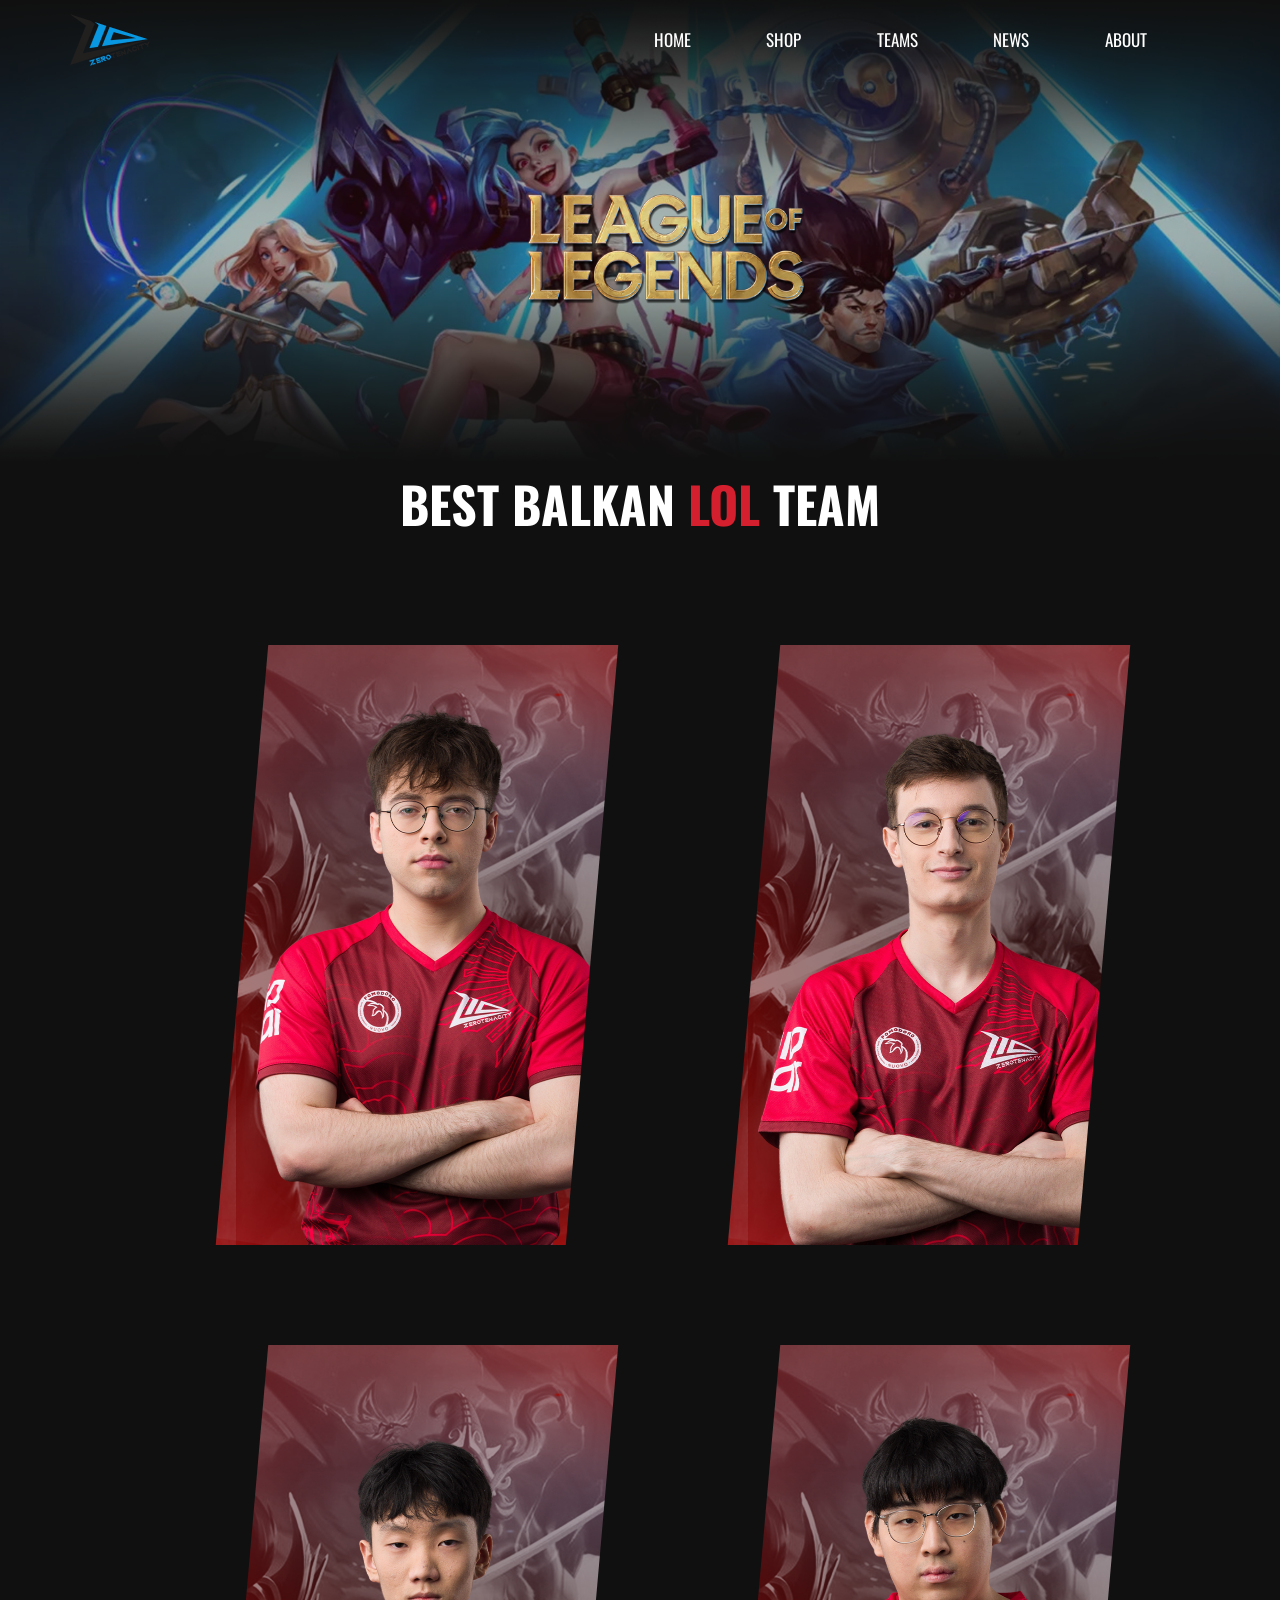
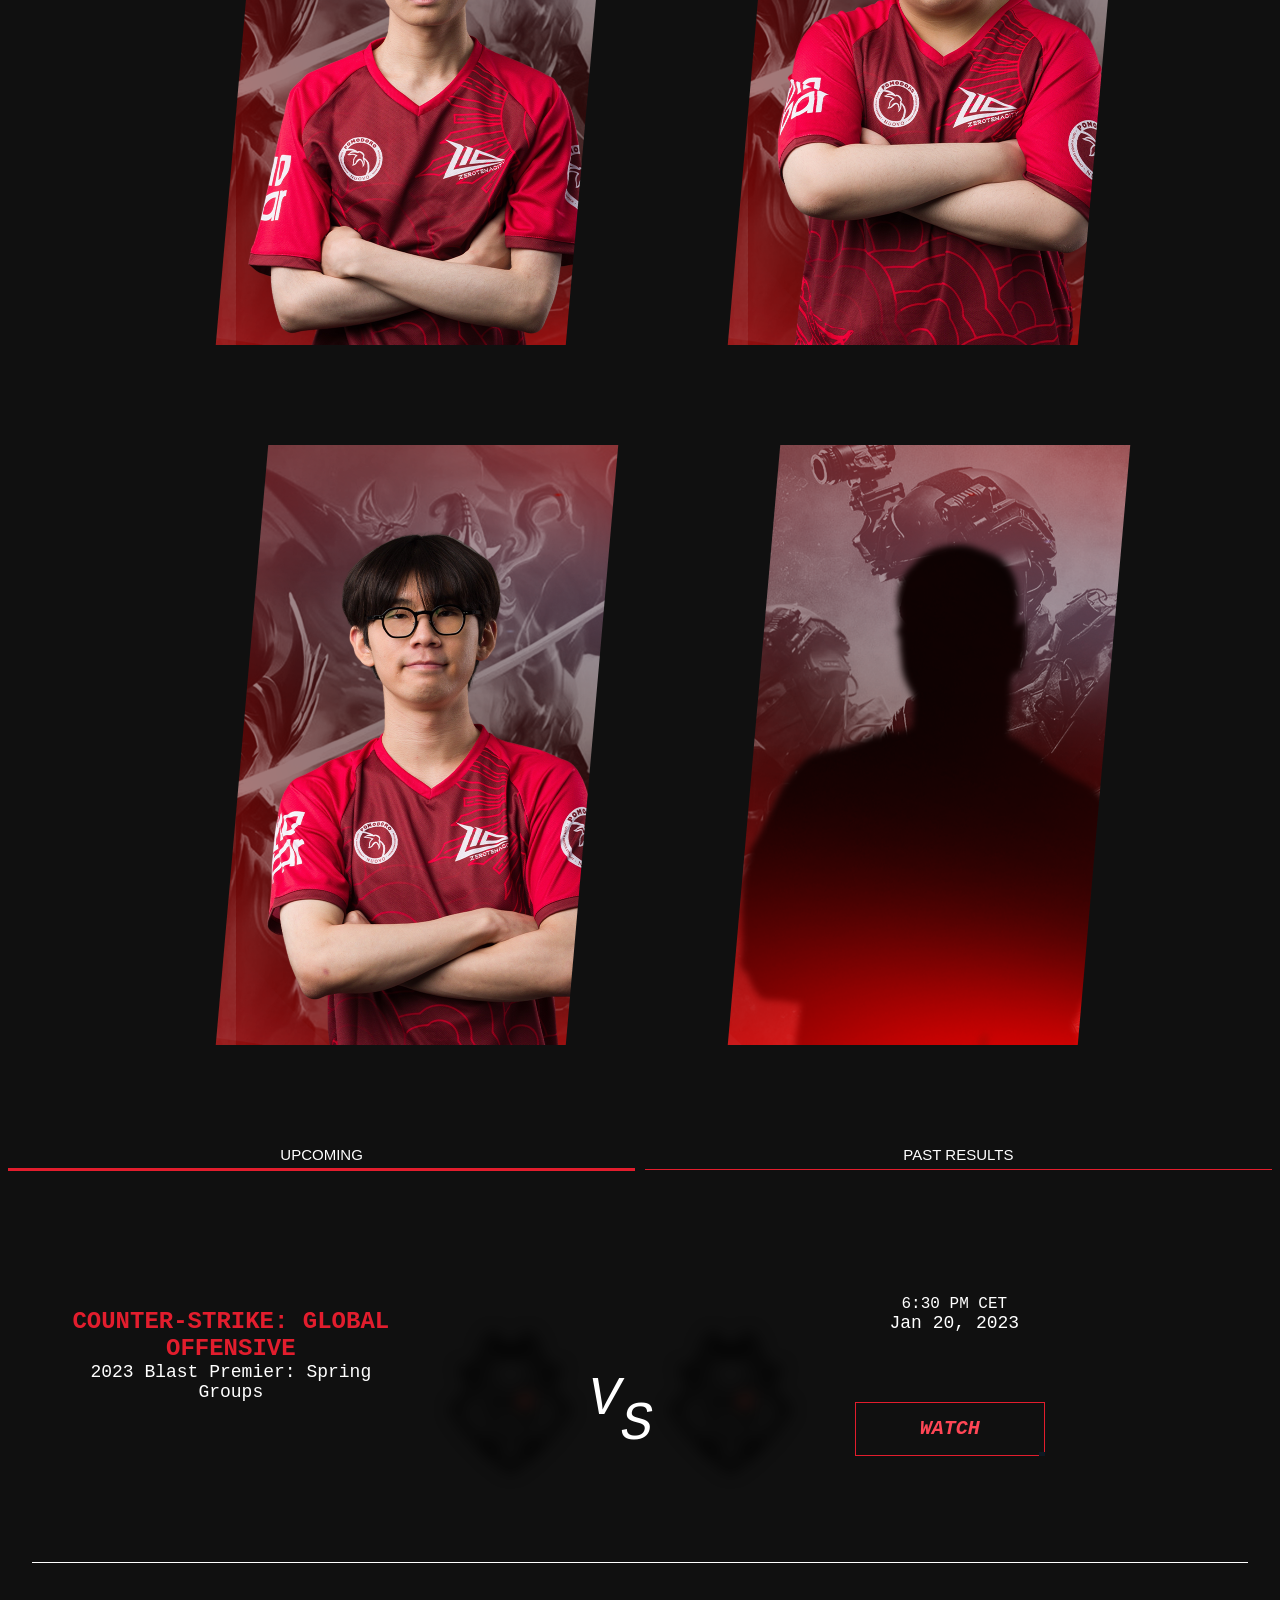
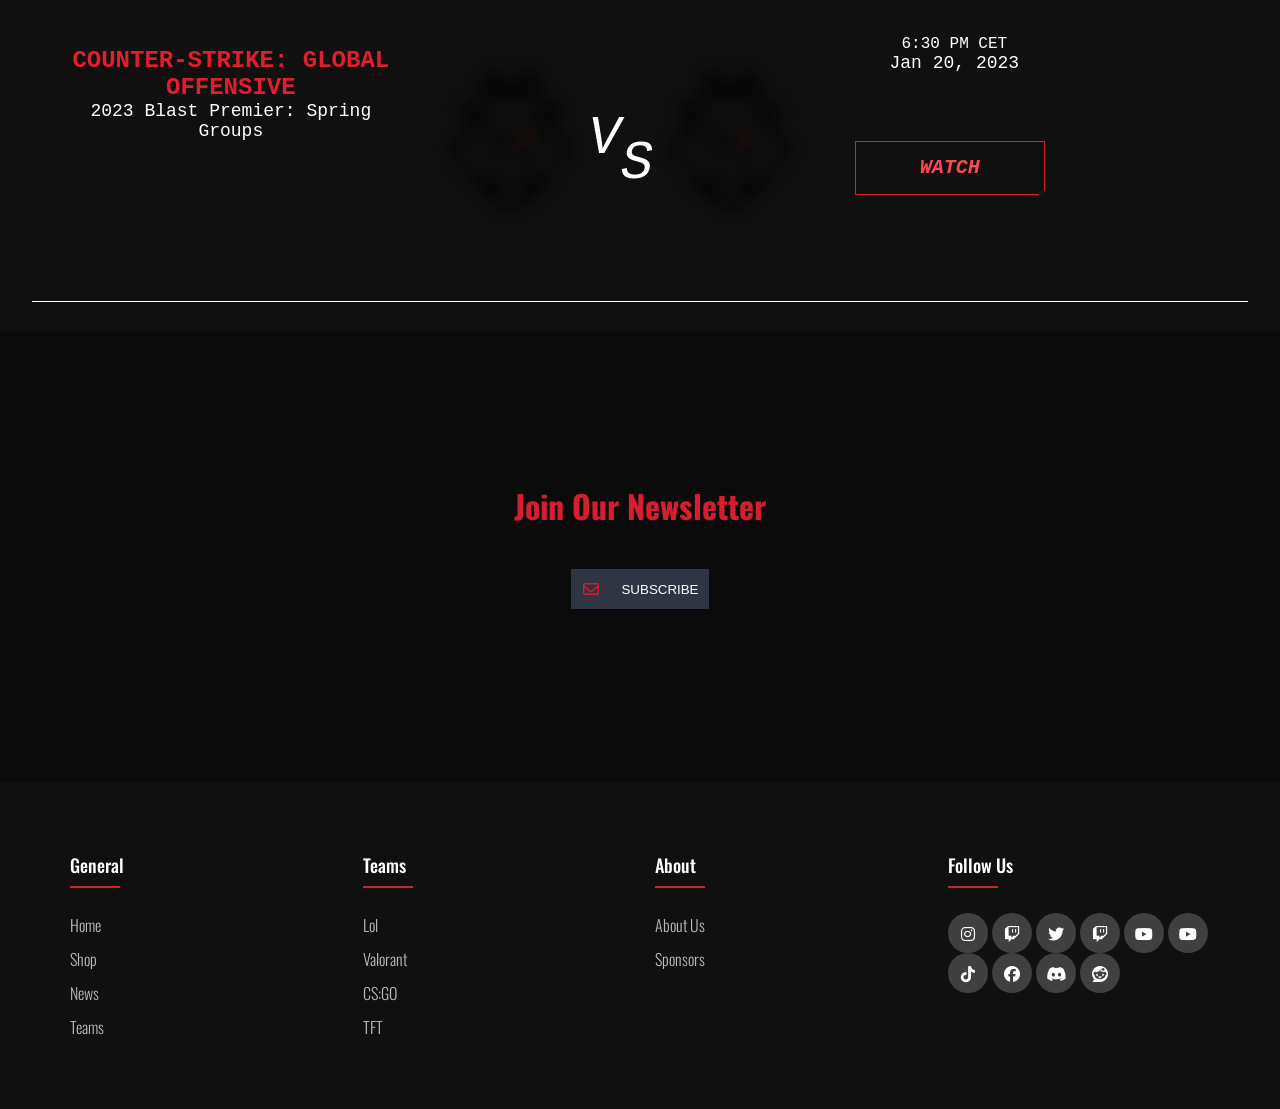
<file: html/lol.html>
<!DOCTYPE html>
<html lang="en">
<head>
    <meta charset="UTF-8">
    <meta http-equiv="X-UA-Compatible" content="IE=edge">
    <meta name="viewport" content="width=device-width, initial-scale=1.0">
    <meta name="viewport" content="user-scalable=no, initial-scale=1, maximum-scale=1, minimum-scale=1, width=320, height=device-height, target-densitydpi=medium-dpi" />
   <title>Zero Tenacity - League of Legends</title>
    
    <link rel="stylesheet" href="https://cdnjs.cloudflare.com/ajax/libs/font-awesome/6.2.1/css/all.min.css" integrity="sha512-MV7K8+y+gLIBoVD59lQIYicR65iaqukzvf/nwasF0nqhPay5w/9lJmVM2hMDcnK1OnMGCdVK+iQrJ7lzPJQd1w==" crossorigin="anonymous" referrerpolicy="no-referrer" />
    <link rel="stylesheet" href="../css/navbar.css">
    <link rel="stylesheet" href="../css/footer.css">
    <link rel="stylesheet" href="../css/newsletter.css">
    <link rel="stylesheet" href="../css/roster.css">
    <link rel="stylesheet" href="../css/mecevi.css">
    <link rel="stylesheet" href="../css/lol.css">
    <link rel="stylesheet" href="../css/haha.css">
</head>
<body onload="popuniMeceve(1)">
    <header>
        <nav>
            <input type="checkbox" id="check">
            <label for="check" class="checkbtn">
                <i class="fa-solid fa-bars"></i>
            </label>
            <label class="logo">
                <a href="../html/index.html"><img src="../images/z10logo.png"  alt=""></a>
            </label>
            <ul>
                <li><a href="index.html">Home</a></li>
                <li><a href="../html/shop.html">Shop</a></li>
                <li>
                    <div class="dropdown"><a href="#teams" class="active">Teams</a>
                        <div class="dropdown-content">
                            <a href="../html/creators.html"><p>Content Creators</p></a>
                            <a href="../html/lol.html"><p>League Of Legends</p></a>
                            <a href="../html/tft.html"><p>TFT</p></a>
                            <a href="../html/csgo.html"><p>CS:GO</p></a>
                            <a href="../html/valorant.html"><p>Valorant</p></a>
                        </div>
                    </div>
                </li>
                <li><a href="../html/news.html">News</a></li>
                <li><div class="dropdown"><a href="#teams">About</a>
                    <div class="dropdown-content">
                        <a href="../html/sponsors.html"><p>Sponsors</p></a>
                        <a href="../html/aboutUs.html"><p>About us</p></a>
                    </div>
                </div>
                </li>
            
            </ul>
        </nav>
    </header>
    <div class="image">
        <img class="bigPic" src="../images/Plan_de_travail_2.png" alt="">
    </div>
    
    <div class="teamSection" id="prvi">
        <h1>BEST BALKAN <span>LOL</span> TEAM</h1>
        <div class="roster">
            <div class="igrac">
                <div class="slika  jedan"></div>
                <div class="bloor"></div>
                <div class="name">Color</div>
                <div class="position">Top laner</div>
                <div class="info">Poland</div>
                <div class="socials">
                    <ul>
                        <li><a target="_blanc" href="https://www.twitch.tv/nowycolor "><i class="fa-brands fa-twitch fa-lg"></i></a> </li>
                        <li><a target="_blanc" href="https://twitter.com/NowyColor"><i class="fa-brands fa-twitter fa-lg"></i></a></li>
                    </ul>
                </div>
            </div>
            <div class="igrac">
                <div class="slika  dva"></div>
                <div class="bloor"></div>
                <div class="name">Ryuzaki</div>
                <div class="position">Jungler</div>
                <div class="info">Serbian</div>
                <div class="socials">
                    <ul>
                        <li><a target="_blanc" href="https://www.twitch.tv/ryuzaki1v9"><i class="fa-brands fa-twitch fa-lg"></i></a> </li>
                        <li><a target="_blanc" href="https://twitter.com/Ryuzaki1v9"><i class="fa-brands fa-twitter fa-lg"></i></a></li>
                        <li><a target="_blanc" href="https://www.instagram.com/ryuzaki1v9/ "><i class="fa-brands fa-instagram fa-lg"></i></a></li>
                    </ul>
                </div>
            </div>
            <div class="igrac">
                <div class="slika tri"></div>
                <div class="bloor"></div>
                <div class="name">SlowQ</div>
                <div class="position">Mid laner</div>
                <div class="info">South Korea</div>
                <div class="socials">
                    <ul>
                        <li><a target="_blanc" href="https://www.twitch.tv/slowwwq"><i class="fa-brands fa-twitch fa-lg"></i></a> </li>
                        <li><a target="_blanc" href="https://twitter.com/SlowwQ"><i class="fa-brands fa-twitter fa-lg"></i></a></li>
                        <li><a target="_blanc" href="https://www.instagram.com/yebitseo/"><i class="fa-brands fa-instagram fa-lg"></i></a></li>
                    </ul>
                </div>
            </div>
            <div class="igrac">
              <div class="slika  cetri"></div>
              <div class="bloor"></div>
              <div class="name">Noah</div>
              <div class="position">Bot laner</div>
              <div class="info">South Korea</div>
              <div class="socials">
                  <ul>
                    <li><a target="_blanc" href="https://www.twitch.tv/kr_noah7"><i class="fa-brands fa-twitch fa-lg"></i></a> </li>
                    <li><a target="_blanc" href="https://twitter.com/Noah_lol1004"><i class="fa-brands fa-twitter fa-lg"></i></a></li>
                  </ul>
              </div>
          </div>
          <div class="igrac">
            <div class="slika  pet"></div>
            <div class="bloor"></div>
            <div class="name">Kabbie</div>
            <div class="position">Support</div>
            <div class="info">South Korea</div>
            <div class="socials">
                <ul>
                    <li><a target="_blanc" href="https://www.twitch.tv/slowwwq"><i class="fa-brands fa-twitch fa-lg"></i></a> </li>
                    <li><a target="_blanc" href="https://twitter.com/SlowwQ"><i class="fa-brands fa-twitter fa-lg"></i></a></li>
                    <li><a target="_blanc" href="https://www.instagram.com/yebitseo/"><i class="fa-brands fa-instagram fa-lg"></i></a></li>
                </ul>
            </div>
        </div>
        <div class="igrac">
          <div class="slika  sest"></div>
          <div class="bloor"></div>
          <div class="name">Eunko</div>
          <div class="position">Coach</div>
          <div class="info">South Korea</div>
          <div class="socials">
              <ul>
                <li><a target="_blanc" href="https://www.instagram.com/eunko0128/"><i class="fa-brands fa-instagram fa-lg"></i></a> </li>
                <li><a target="_blanc" href="https://twitter.com/Eunko_LoL"><i class="fa-brands fa-twitter fa-lg"></i></a></li>
              </ul>
          </div>
      </div>
        </div>
        
    </div>

    <div class="mecevi">
        <div class="latest">

        
            <div class="matches">
                <div class="buttons">
                    <button class="upcomingBtn" id="upcomingBtn" onclick="upcoming()">Upcoming</button>
                    <button class="pasResBtn" id="pasResBtn" onclick="pastRes()">Past results</button>
                </div>
                <div class="upcoming" id="upcoming">
                    <div class="matchInfo">
                        <div class="left">
                            <p><span class="mini-title">COUNTER-STRIKE: GLOBAL OFFENSIVE</span><br><span class="not-bold">2023 Blast Premier: Spring Groups</span></p>
                        </div>
                        <div class="right">
                            <p>6:30 PM CET<br><span class="not-bold">Jan 20, 2023</span></p>
                        </div>
                    </div>
                    <div class="slicice_dugme">
                        <div class="slicice">
                            <img class="up" src="../images/logos/2022-10-04T162534362Z - g2-esport-logo-9165220F99-seeklogo.com.png" alt="">
                            <span id="v">V</span>
                            <span id="s">S</span>
                            <img class="down" src="../images/logos/2022-10-04T162534362Z - g2-esport-logo-9165220F99-seeklogo.com.png" alt="">
                        </div>
                        <div class="dugme">
                            <div>
                                <a href="#">
                                    <p>
                                        <span class="bg"></span>
                                        <span class="base"></span>
                                        <span class="text">Watch</span>
                                    </p>
                                </a>
                            </div>
                        </div>
                    </div>
                    <br>
                    <div class="matchInfo">
                        <div class="left">
                            <p ><span class="mini-title">COUNTER-STRIKE: GLOBAL OFFENSIVE</span><br><span class="not-bold">2023 Blast Premier: Spring Groups</span></p>
                        </div>
                        <div class="right">
                            <p>6:30 PM CET<br><span class="not-bold">Jan 20, 2023</span></p>
                        </div>
                    </div>
                    <div class="slicice_dugme">
                        <div class="slicice">
                            <img src="../images/logos/2022-10-04T162534362Z - g2-esport-logo-9165220F99-seeklogo.com.png" alt="">
                            <span id="v">V</span>
                            <span id="s">S</span>
                            <img src="../images/logos/2022-10-04T162534362Z - g2-esport-logo-9165220F99-seeklogo.com.png" alt="">
                        </div>
                        <div class="dugme">
                            <div>
                                <a href="#">
                                    <p>
                                        <span class="bg"></span>
                                        <span class="base"></span>
                                        <span class="text">Watch</span>
                                    </p>
                                </a>
                            </div>
                        </div>
                    </div>
                </div>
                
                <div class="pastRes" id="pastRes">


                    <div class="matchInfo">
                        <div class="left">
                            <p><span class="mini-title">LEAGUE OF LEGENDS</span><br><span class="not-bold">2023 Blast Premier: Spring Groups</span></p>
                        </div>
                        <div class="right">
                            <p>6:30 PM CET<br><span class="not-bold">Jan 20, 2023</span></p>
                        </div>
                    </div>
                    <div class="slicice_dugme">
                        <div class="slicice">
                            <img class="up" src="../images/logos/2022-10-04T162534362Z - g2-esport-logo-9165220F99-seeklogo.com.png" alt="">
                            <span id="v">V</span>
                            <span id="s">S</span>
                            <img class="down" src="../images/logos/2022-10-04T162534362Z - g2-esport-logo-9165220F99-seeklogo.com.png" alt="">
                        </div>
                        <div class="dugme">
                            <div>
                                <a href="#">
                                    <p>
                                        <span class="bg"></span>
                                        <span class="base"></span>
                                        <span class="text">Watch</span>
                                    </p>
                                </a>
                            </div>
                        </div>
                    </div>
                    <br>
                    <div class="matchInfo">
                        <div class="left">
                            <p ><span class="mini-title">COUNTER-STRIKE: GLOBAL OFFENSIVE</span><br><span class="not-bold">2023 Blast Premier: Spring Groups</span></p>
                        </div>
                        <div class="right">
                            <p>6:30 PM CET<br><span class="not-bold">Jan 20, 2023</span></p>
                        </div>
                    </div>
                    <div class="slicice_dugme">
                        <div class="slicice">
                            <img src="../images/logos/2022-10-04T162534362Z - g2-esport-logo-9165220F99-seeklogo.com.png" alt="">
                            <span id="v">V</span>
                            <span id="s">S</span>
                            <img src="../images/logos/2022-10-04T162534362Z - g2-esport-logo-9165220F99-seeklogo.com.png" alt="">
                        </div>
                        <div class="dugme">
                            <div>
                                <a href="#">
                                    <p>
                                        <span class="bg"></span>
                                        <span class="base"></span>
                                        <span class="text">Watch</span>
                                    </p>
                                </a>
                            </div>
                        </div>
                    </div>
                </div>
            </div>
        </div>
    </div>

    <div class="newsletter">
        <form>
            <h1>Join Our Newsletter</h1>
            <p></p>
            <div class="email-box">
                <i class="fa-regular fa-envelope"></i>
                <input class="tbox" type="email" placeholder="Enter your email">
                <button class="btn" type="button" name="button" onclick="potpisiSe()">Subscribe</button>
            </div>
        </form>
    </div>

    <footer class="footer">
        <div class="container">
            <div class="row">
                <div class="footer-col">
                    <h4>General</h4>
                    <ul>
                        <li><a href="../html/index.html">Home</a></li>
                        <li><a href="../html/shop.html">Shop</a></li>
                        <li><a href="../html/news.html">News</a></li>
                        <li><a href="../html/index.html#teams">Teams</a></li>
                    </ul>
                </div>
                <div class="footer-col">
                    <h4>Teams</h4>
                    <ul>
                        <li><a href="../html/lol.html">Lol</a></li>
                        <li><a href="../html/valorant.html">Valorant</a></li>
                        <li><a href="../html/csgo.html">CS:GO</a></li>
                        <li><a href="../html/tft.html">TFT</a></li>
                    </ul>
                </div>
                <div class="footer-col">
                    <h4>About</h4>
                    <ul>
                        <li><a href="../html/aboutUs.html">About us</a></li>
                        <li><a href="../html/sponsors.html">Sponsors</a></li>
                    </ul>
                </div>
                <div class="footer-col">
                    <h4>Follow us</h4>
                    <div class="social-links">
                        <a target="_blank" href="https://www.instagram.com/zero_tenacity/"><i class="fa-brands fa-instagram"></i></a>
                        <a target="_blank" href="https://www.twitch.tv/zerotenacity"><i class="fa-brands fa-twitch"></i></a>
                        <a target="_blank" href="https://twitter.com/Z10esports"><i class="fa-brands fa-twitter"></i></a>
                        <a target="_blank" href="https://www.twitch.tv/zerotenacity2"><i class="fa-brands fa-twitch"></i></a>
                        <a target="_blank" href="https://www.youtube.com/@zerotenacity"><i class="fa-brands fa-youtube"></i></a>
                        <a target="_blank" href="https://www.youtube.com/@z10tv/featured"><i class="fa-brands fa-youtube"></i></a>
                        <a target="_blank" href="https://www.tiktok.com/@zero_tenacity"><i class="fa-brands fa-tiktok"></i></a>
                        <a target="_blank" href="https://www.facebook.com/ZeroTenacity"><i class="fa-brands fa-facebook"></i></a>
                        <a target="_blank" href="https://discord.gg/QUr2q2ct9C"><i class="fa-brands fa-discord"></i></a>
                        <a target="_blank" href="https://www.reddit.com/r/ZeroTenacity/"><i class="fa-brands fa-reddit"></i></a>
                    </div>
                </div>
            </div>
        </div>
    </footer>
    <script src="../js/navbar.js"></script>
    <script src="../js/news.js"></script>
    <script src="../js/phpInterface.js"></script>
</body>
</html>
</file>
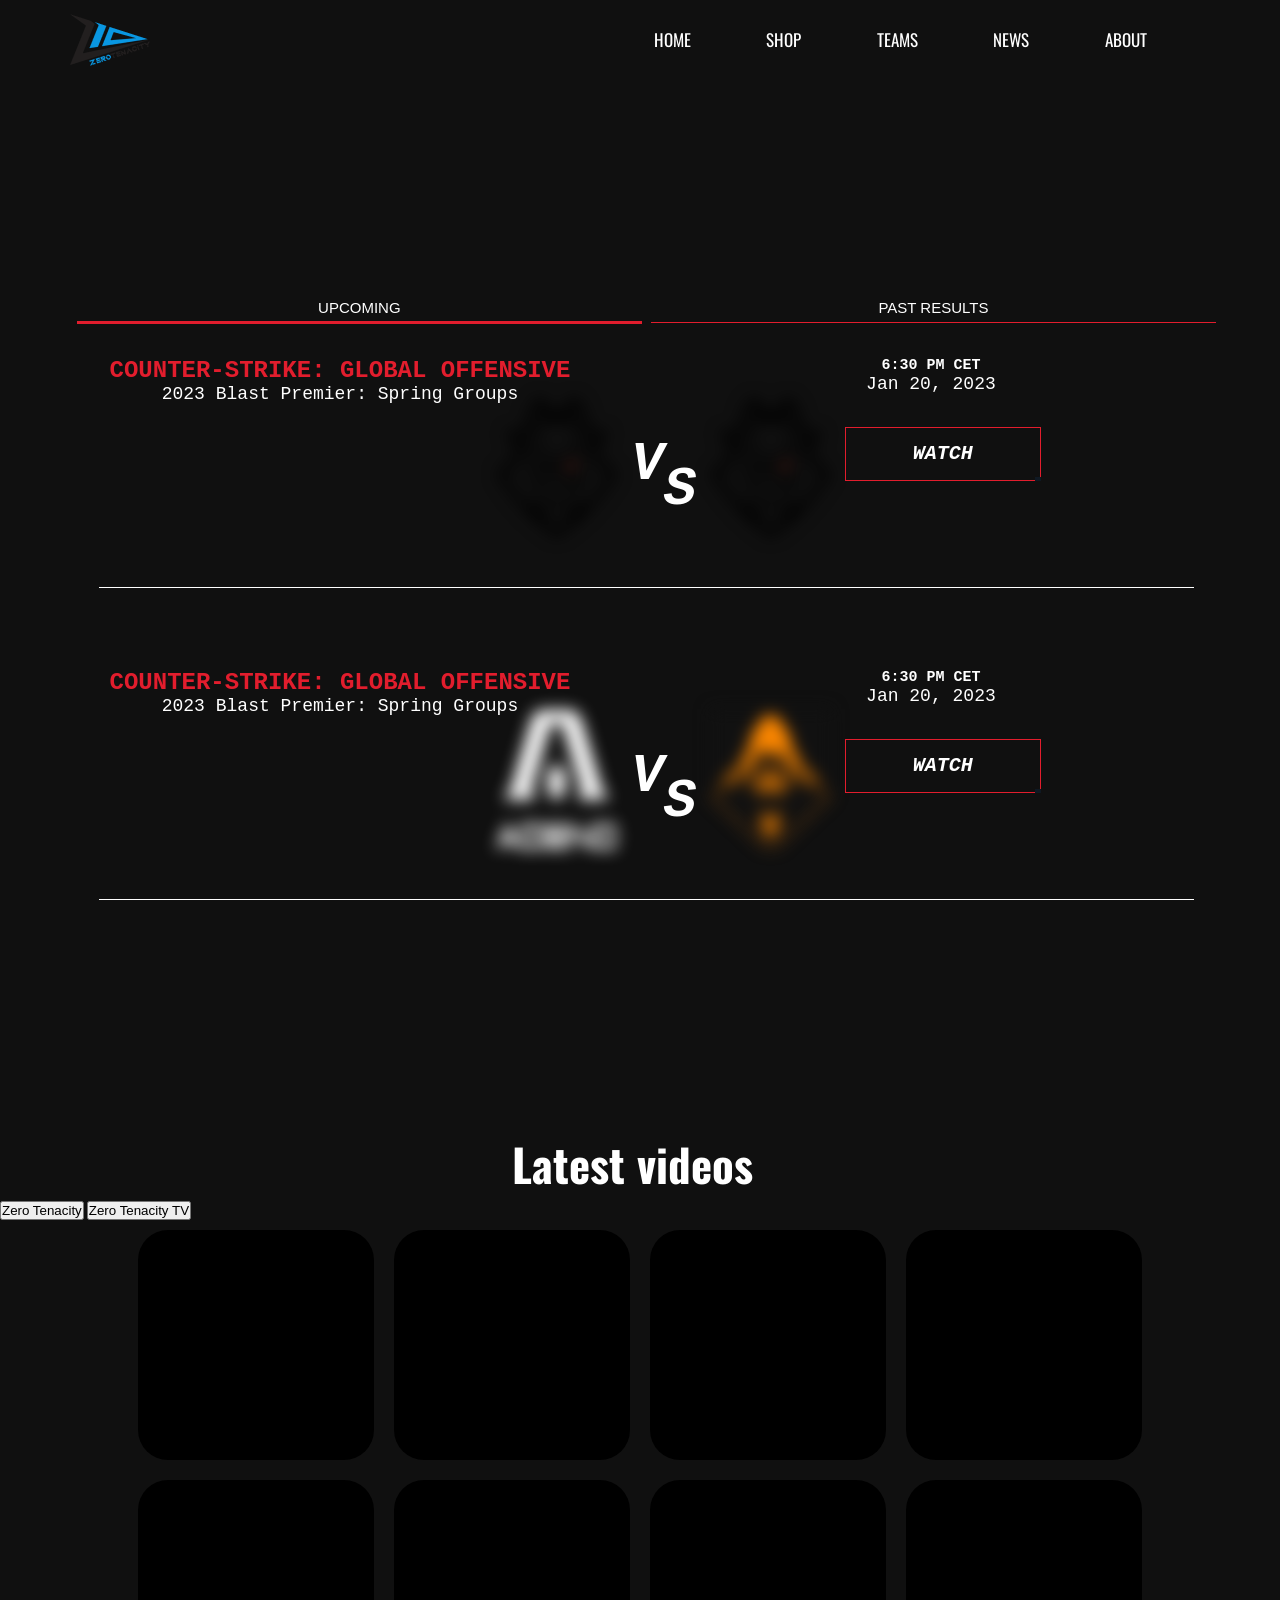
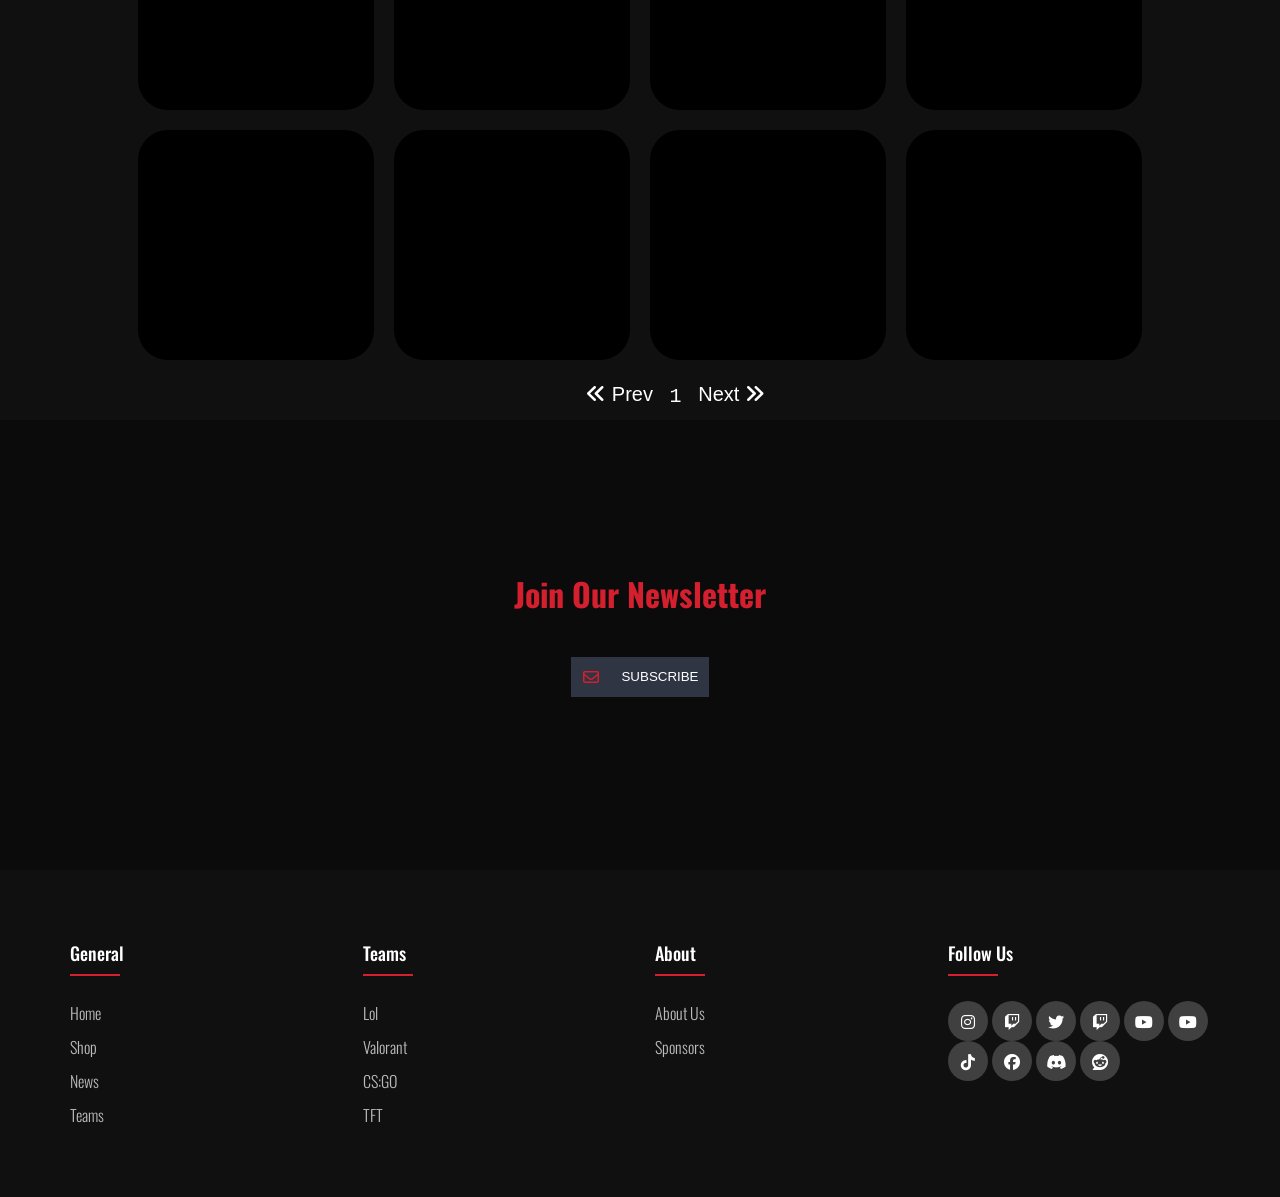
<file: html/news.html>
<!DOCTYPE html>
<html lang="en">
<head>
    <meta charset="UTF-8">
    <meta http-equiv="X-UA-Compatible" content="IE=edge">
    <meta name="viewport" content="width=device-width, initial-scale=1.0">
    <meta name="viewport" content="user-scalable=no, initial-scale=1, maximum-scale=1, minimum-scale=1, width=320, height=device-height, target-densitydpi=medium-dpi" />

    <title>Zero Tenacity - News</title>
    <link rel="stylesheet" href="https://cdnjs.cloudflare.com/ajax/libs/font-awesome/6.2.1/css/all.min.css" integrity="sha512-MV7K8+y+gLIBoVD59lQIYicR65iaqukzvf/nwasF0nqhPay5w/9lJmVM2hMDcnK1OnMGCdVK+iQrJ7lzPJQd1w==" crossorigin="anonymous" referrerpolicy="no-referrer" />
    <link rel="stylesheet" href="../css/navbar.css">
    <link rel="stylesheet" href="../css/footer.css">
    <link rel="stylesheet" href="../css/newsletter.css">
    <link rel="stylesheet" href="../css/news.css">
    <link rel="stylesheet" href="../css/haha.css">
</head>
<body onload="popuniDivove()">
    <header>
        <nav>
            <input type="checkbox" id="check">
            <label for="check" class="checkbtn">
                <i class="fa-solid fa-bars"></i>
            </label>
            <label class="logo">
                <a href="../html/index.html"><img src="../images/z10logo.png"  alt=""></a>
            </label>
            <ul>
                <li><a href="index.html">Home</a></li>
                <li><a href="../html/shop.html">Shop</a></li>
                <li>
                    <div class="dropdown"><a href="#teams">Teams</a>
                        <div class="dropdown-content">
                            <a href="../html/creators.html"><p>Content Creators</p></a>
                            <a href="../html/lol.html"><p>League Of Legends</p></a>
                            <a href="../html/tft.html"><p>TFT</p></a>
                            <a href="../html/csgo.html"><p>CS:GO</p></a>
                            <a href="../html/valorant.html"><p>Valorant</p></a>
                        </div>
                    </div>
                </li>
                <li><a href="../html/news.html" class="active">News</a></li>
                <li><div class="dropdown"><a href="#teams">About</a>
                    <div class="dropdown-content">
                        <a href="../html/sponsors.html"><p>Sponsors</p></a>
                        <a href="../html/aboutUs.html"><p>About us</p></a>
                    </div>
                </div>
                </li>
            
            </ul>
        </nav>
    </header>

    <div class="mainNews">
        <div class="lastNew">
            <div class="image">
              <iframe width="100%" height="100%" src="https://www.youtube.com/embed/GE13-m870pc" title="YouTube video player" frameborder="0" allow="accelerometer; autoplay; clipboard-write; encrypted-media; gyroscope; picture-in-picture; web-share" allowfullscreen=""></iframe>
            </div>
        </div>

        <div class="latest">

        
            <div class="matches">
                <div class="buttons">
                    <button class="upcomingBtn" id="upcomingBtn" onclick="upcoming()">Upcoming</button>
                    <button class="pasResBtn" id="pasResBtn" onclick="pastRes()">Past results</button>
                </div>
                <div class="upcoming" id="upcoming">
                    <div class="matchInfo">
                        <div class="left">
                            <p><span class="mini-title">COUNTER-STRIKE: GLOBAL OFFENSIVE</span><br><span class="not-bold">2023 Blast Premier: Spring Groups</span></p>
                        </div>
                        <div class="right">
                            <p>6:30 PM CET<br><span class="not-bold">Jan 20, 2023</span></p>
                        </div>
                    </div>
                    <div class="slicice_dugme">
                        <div class="slicice">
                            <img class="up" src="../images/logos/2022-10-04T162534362Z - g2-esport-logo-9165220F99-seeklogo.com.png" alt="">
                            <span id="v">V</span>
                            <span id="s">S</span>
                            <img class="down" src="../images/logos/2022-10-04T162534362Z - g2-esport-logo-9165220F99-seeklogo.com.png" alt="">
                        </div>
                        <div class="dugme">
                            <div>
                                <a href="#">
                                    <p>
                                        <span class="bg"></span>
                                        <span class="base"></span>
                                        <span class="text">Watch</span>
                                    </p>
                                </a>
                            </div>
                        </div>
                    </div>
                    <br>
                    <div class="matchInfo">
                        <div class="left">
                            <p ><span class="mini-title">COUNTER-STRIKE: GLOBAL OFFENSIVE</span><br><span class="not-bold">2023 Blast Premier: Spring Groups</span></p>
                        </div>
                        <div class="right">
                            <p>6:30 PM CET<br><span class="not-bold">Jan 20, 2023</span></p>
                        </div>
                    </div>
                    <div class="slicice_dugme">
                        <div class="slicice">
                            <img src="../images/logos/ACEND.png" alt="">
                            <span id="v">V</span>
                            <span id="s">S</span>
                            <img src="../images/logos/Goskilla.png" alt="">
                        </div>
                        <div class="dugme">
                            <div>
                                <a href="#">
                                    <p>
                                        <span class="bg"></span>
                                        <span class="base"></span>
                                        <span class="text">Watch</span>
                                    </p>
                                </a>
                            </div>
                        </div>
                    </div>
                </div>
                
                <div class="pastRes" id="pastRes">


                    <div class="matchInfo">
                        <div class="left">
                            <p><span class="mini-title">LEAGUE OF LEGENDS</span><br><span class="not-bold">2023 Blast Premier: Spring Groups</span></p>
                        </div>
                        <div class="right">
                            <p>6:30 PM CET<br><span class="not-bold">Jan 20, 2023</span></p>
                        </div>
                    </div>
                    <div class="slicice_dugme">
                        <div class="slicice">
                            <img class="up" src="../images/logos/ACEND.png" alt="">
                            <span id="v">V</span>
                            <span id="s">S</span>
                            <img class="down" src="../images/logos/Goskilla.png" alt="">
                        </div>
                        <div class="dugme">
                            <div>
                                <a href="#">
                                    <p>
                                        <span class="bg"></span>
                                        <span class="base"></span>
                                        <span class="text">Watch</span>
                                    </p>
                                </a>
                            </div>
                        </div>
                    </div>
                    <br>
                    <div class="matchInfo">
                        <div class="left">
                            <p ><span class="mini-title">COUNTER-STRIKE: GLOBAL OFFENSIVE</span><br><span class="not-bold">2023 Blast Premier: Spring Groups</span></p>
                        </div>
                        <div class="right">
                            <p>6:30 PM CET<br><span class="not-bold">Jan 20, 2023</span></p>
                        </div>
                    </div>
                    <div class="slicice_dugme">
                        <div class="slicice">
                            <img src="../images/logos/2022-10-04T162534362Z - g2-esport-logo-9165220F99-seeklogo.com.png" alt="">
                            <span id="v">V</span>
                            <span id="s">S</span>
                            <img src="../images/logos/2022-10-04T162534362Z - g2-esport-logo-9165220F99-seeklogo.com.png" alt="">
                        </div>
                        <div class="dugme">
                            <div>
                                <a href="#">
                                    <p>
                                        <span class="bg"></span>
                                        <span class="base"></span>
                                        <span class="text">Watch</span>
                                    </p>
                                </a>
                            </div>
                        </div>
                    </div>


                </div>
            </div>
        </div>
        
    </div>

    <div class="vesti">
        <h1>Latest videos</h1>
        <button onclick="videiKanala(z10ChannelId)">Zero Tenacity</button>
        <button onclick="videiKanala(z10TvChannelId)">Zero Tenacity TV</button>
        <div class="wrapper">
        <div class="kartica">
          <iframe width="100%" height="100%" src="https://www.youtube.com/embed/GE13-m870pc" title="YouTube video player" frameborder="0" allow="accelerometer; autoplay; clipboard-write; encrypted-media; gyroscope; picture-in-picture; web-share" allowfullscreen=""></iframe>
        </div>
        <div class="kartica">
          <iframe width="100%" height="100%" src="https://www.youtube.com/embed/GE13-m870pc" title="YouTube video player" frameborder="0" allow="accelerometer; autoplay; clipboard-write; encrypted-media; gyroscope; picture-in-picture; web-share" allowfullscreen=""></iframe>
        </div>
        <div class="kartica">
          <iframe width="100%" height="100%" src="https://www.youtube.com/embed/GE13-m870pc" title="YouTube video player" frameborder="0" allow="accelerometer; autoplay; clipboard-write; encrypted-media; gyroscope; picture-in-picture; web-share" allowfullscreen=""></iframe>
        </div>
        <div class="kartica">
          <iframe width="100%" height="100%" src="https://www.youtube.com/embed/GE13-m870pc" title="YouTube video player" frameborder="0" allow="accelerometer; autoplay; clipboard-write; encrypted-media; gyroscope; picture-in-picture; web-share" allowfullscreen=""></iframe>
        </div>
        <div class="kartica">
          <iframe width="100%" height="100%" src="https://www.youtube.com/embed/GE13-m870pc" title="YouTube video player" frameborder="0" allow="accelerometer; autoplay; clipboard-write; encrypted-media; gyroscope; picture-in-picture; web-share" allowfullscreen=""></iframe>
        </div>
        <div class="kartica">
          <iframe width="100%" height="100%" src="https://www.youtube.com/embed/GE13-m870pc" title="YouTube video player" frameborder="0" allow="accelerometer; autoplay; clipboard-write; encrypted-media; gyroscope; picture-in-picture; web-share" allowfullscreen=""></iframe>
        </div>
        <div class="kartica">
          <iframe width="100%" height="100%" src="https://www.youtube.com/embed/GE13-m870pc" title="YouTube video player" frameborder="0" allow="accelerometer; autoplay; clipboard-write; encrypted-media; gyroscope; picture-in-picture; web-share" allowfullscreen=""></iframe>
        </div>
        <div class="kartica">
          <iframe width="100%" height="100%" src="https://www.youtube.com/embed/GE13-m870pc" title="YouTube video player" frameborder="0" allow="accelerometer; autoplay; clipboard-write; encrypted-media; gyroscope; picture-in-picture; web-share" allowfullscreen=""></iframe>
        </div>
        <div class="kartica">
          <iframe width="100%" height="100%" src="https://www.youtube.com/embed/GE13-m870pc" title="YouTube video player" frameborder="0" allow="accelerometer; autoplay; clipboard-write; encrypted-media; gyroscope; picture-in-picture; web-share" allowfullscreen=""></iframe>
        </div>
        <div class="kartica">
          <iframe width="100%" height="100%" src="https://www.youtube.com/embed/GE13-m870pc" title="YouTube video player" frameborder="0" allow="accelerometer; autoplay; clipboard-write; encrypted-media; gyroscope; picture-in-picture; web-share" allowfullscreen=""></iframe>
        </div>
        <div class="kartica">
          <iframe width="100%" height="100%" src="https://www.youtube.com/embed/GE13-m870pc" title="YouTube video player" frameborder="0" allow="accelerometer; autoplay; clipboard-write; encrypted-media; gyroscope; picture-in-picture; web-share" allowfullscreen=""></iframe>
        </div>
        <div class="kartica">
          <iframe width="100%" height="100%" src="https://www.youtube.com/embed/GE13-m870pc" title="YouTube video player" frameborder="0" allow="accelerometer; autoplay; clipboard-write; encrypted-media; gyroscope; picture-in-picture; web-share" allowfullscreen=""></iframe>
        </div>
      </div>
      <div class="paginacija">
        <button onclick="stranica(-1)"><i class="fa-solid fa-angles-left"></i> Prev</button>
        <span id="brStr" style="color: white;">1</span>
        <button onclick="stranica(1)">Next <i class="fa-solid fa-angles-right"></i></button>
    </div>
      </div>
      
    <div class="newsletter">
        <form>
            <h1>Join Our Newsletter</h1>
            <p></p>
            <div class="email-box">
                <i class="fa-regular fa-envelope"></i>
                <input class="tbox" type="email" placeholder="Enter your email">
                <button class="btn" type="button" name="button" onclick="potpisiSe()">Subscribe</button>
            </div>
        </form>
    </div>

    <footer class="footer">
        <div class="container">
            <div class="row">
                <div class="footer-col">
                    <h4>General</h4>
                    <ul>
                        <li><a href="../html/index.html">Home</a></li>
                        <li><a href="../html/shop.html">Shop</a></li>
                        <li><a href="../html/news.html">News</a></li>
                        <li><a href="../html/index.html#teams">Teams</a></li>
                    </ul>
                </div>
                <div class="footer-col">
                    <h4>Teams</h4>
                    <ul>
                        <li><a href="../html/lol.html">Lol</a></li>
                        <li><a href="../html/valorant.html">Valorant</a></li>
                        <li><a href="../html/csgo.html">CS:GO</a></li>
                        <li><a href="../html/tft.html">TFT</a></li>
                    </ul>
                </div>
                <div class="footer-col">
                    <h4>About</h4>
                    <ul>
                        <li><a href="../html/aboutUs.html">About us</a></li>
                        <li><a href="../html/sponsors.html">Sponsors</a></li>
                    </ul>
                </div>
                <div class="footer-col">
                    <h4>Follow us</h4>
                    <div class="social-links">
                        <a target="_blank" href="https://www.instagram.com/zero_tenacity/"><i class="fa-brands fa-instagram"></i></a>
                        <a target="_blank" href="https://www.twitch.tv/zerotenacity"><i class="fa-brands fa-twitch"></i></a>
                        <a target="_blank" href="https://twitter.com/Z10esports"><i class="fa-brands fa-twitter"></i></a>
                        <a target="_blank" href="https://www.twitch.tv/zerotenacity2"><i class="fa-brands fa-twitch"></i></a>
                        <a target="_blank" href="https://www.youtube.com/@zerotenacity"><i class="fa-brands fa-youtube"></i></a>
                        <a target="_blank" href="https://www.youtube.com/@z10tv/featured"><i class="fa-brands fa-youtube"></i></a>
                        <a target="_blank" href="https://www.tiktok.com/@zero_tenacity"><i class="fa-brands fa-tiktok"></i></a>
                        <a target="_blank" href="https://www.facebook.com/ZeroTenacity"><i class="fa-brands fa-facebook"></i></a>
                        <a target="_blank" href="https://discord.gg/QUr2q2ct9C"><i class="fa-brands fa-discord"></i></a>
                        <a target="_blank" href="https://www.reddit.com/r/ZeroTenacity/"><i class="fa-brands fa-reddit"></i></a>
                    </div>
                </div>
            </div>
        </div>
    </footer>

    <script src="../js/navbar.js"></script>
    <script src="../js/news.js"></script>
    <script src="../js/phpInterface.js"></script>
</body>

</html>
</file>
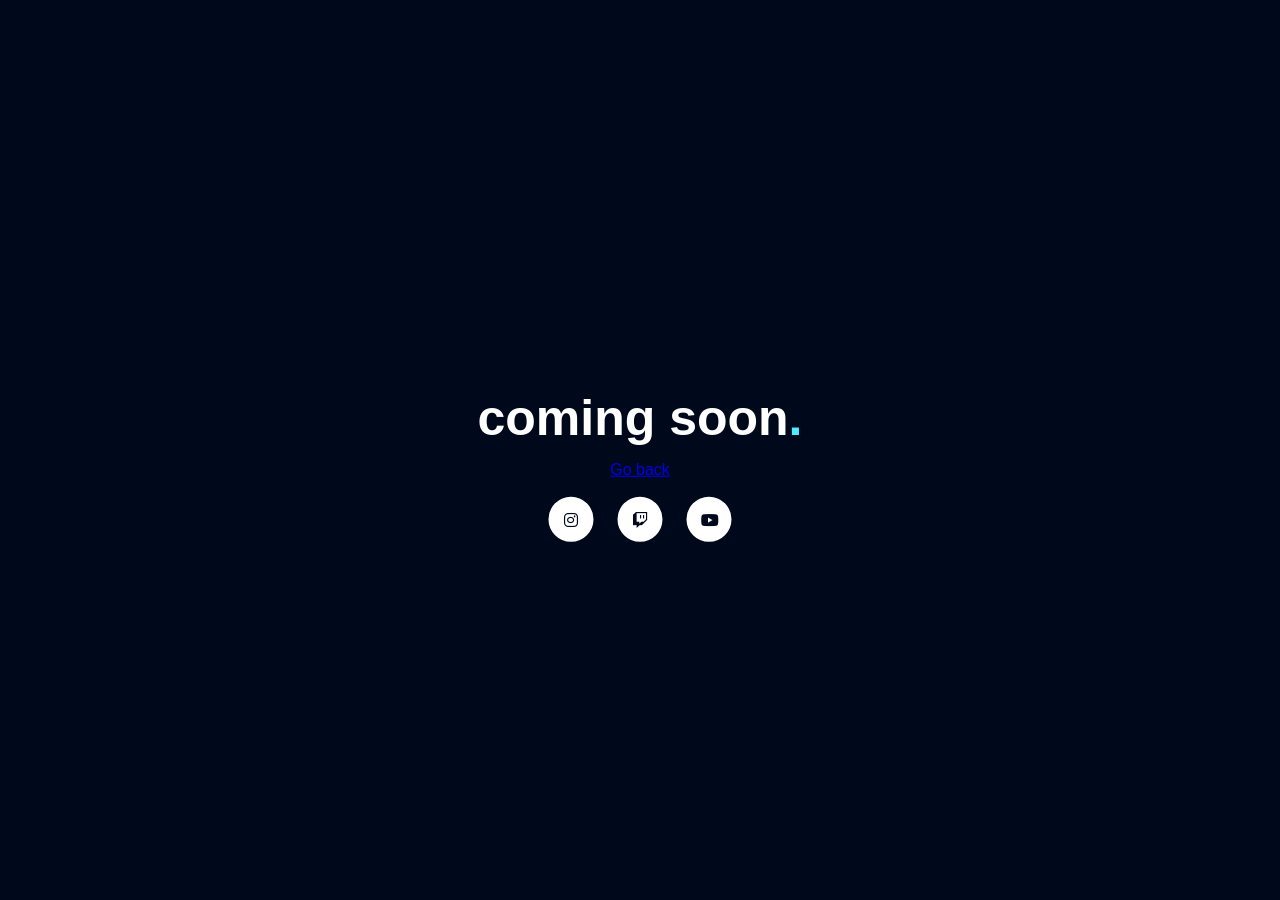
<file: html/shop.html>
<!DOCTYPE html>
<html lang="en">
<head>
    <meta charset="UTF-8">
    <meta http-equiv="X-UA-Compatible" content="IE=edge">
    <meta name="viewport" content="width=device-width, initial-scale=1.0">
    <link rel="stylesheet" href="https://cdnjs.cloudflare.com/ajax/libs/font-awesome/6.2.1/css/all.min.css" integrity="sha512-MV7K8+y+gLIBoVD59lQIYicR65iaqukzvf/nwasF0nqhPay5w/9lJmVM2hMDcnK1OnMGCdVK+iQrJ7lzPJQd1w==" crossorigin="anonymous" referrerpolicy="no-referrer" />

    <title>Zero Tenacity - Shop</title>
    <link rel="stylesheet" href="../css/shop.css">
</head>
<body>
    <div class="wrapper">
        <h1>coming soon<span class="dot">.</span></h1>
        <a href="../html/index.html"><p>Go back</p></a>
        <div class="icons">
          <a href="#"><i class="fa-brands fa-instagram"></i></a>
          <a href="#"><i class="fa-brands fa-twitch"></i></a>
          <a href="#"><i class="fa-brands fa-youtube"></i></a>
        </div>
       </div>
</body>
</html>
</file>
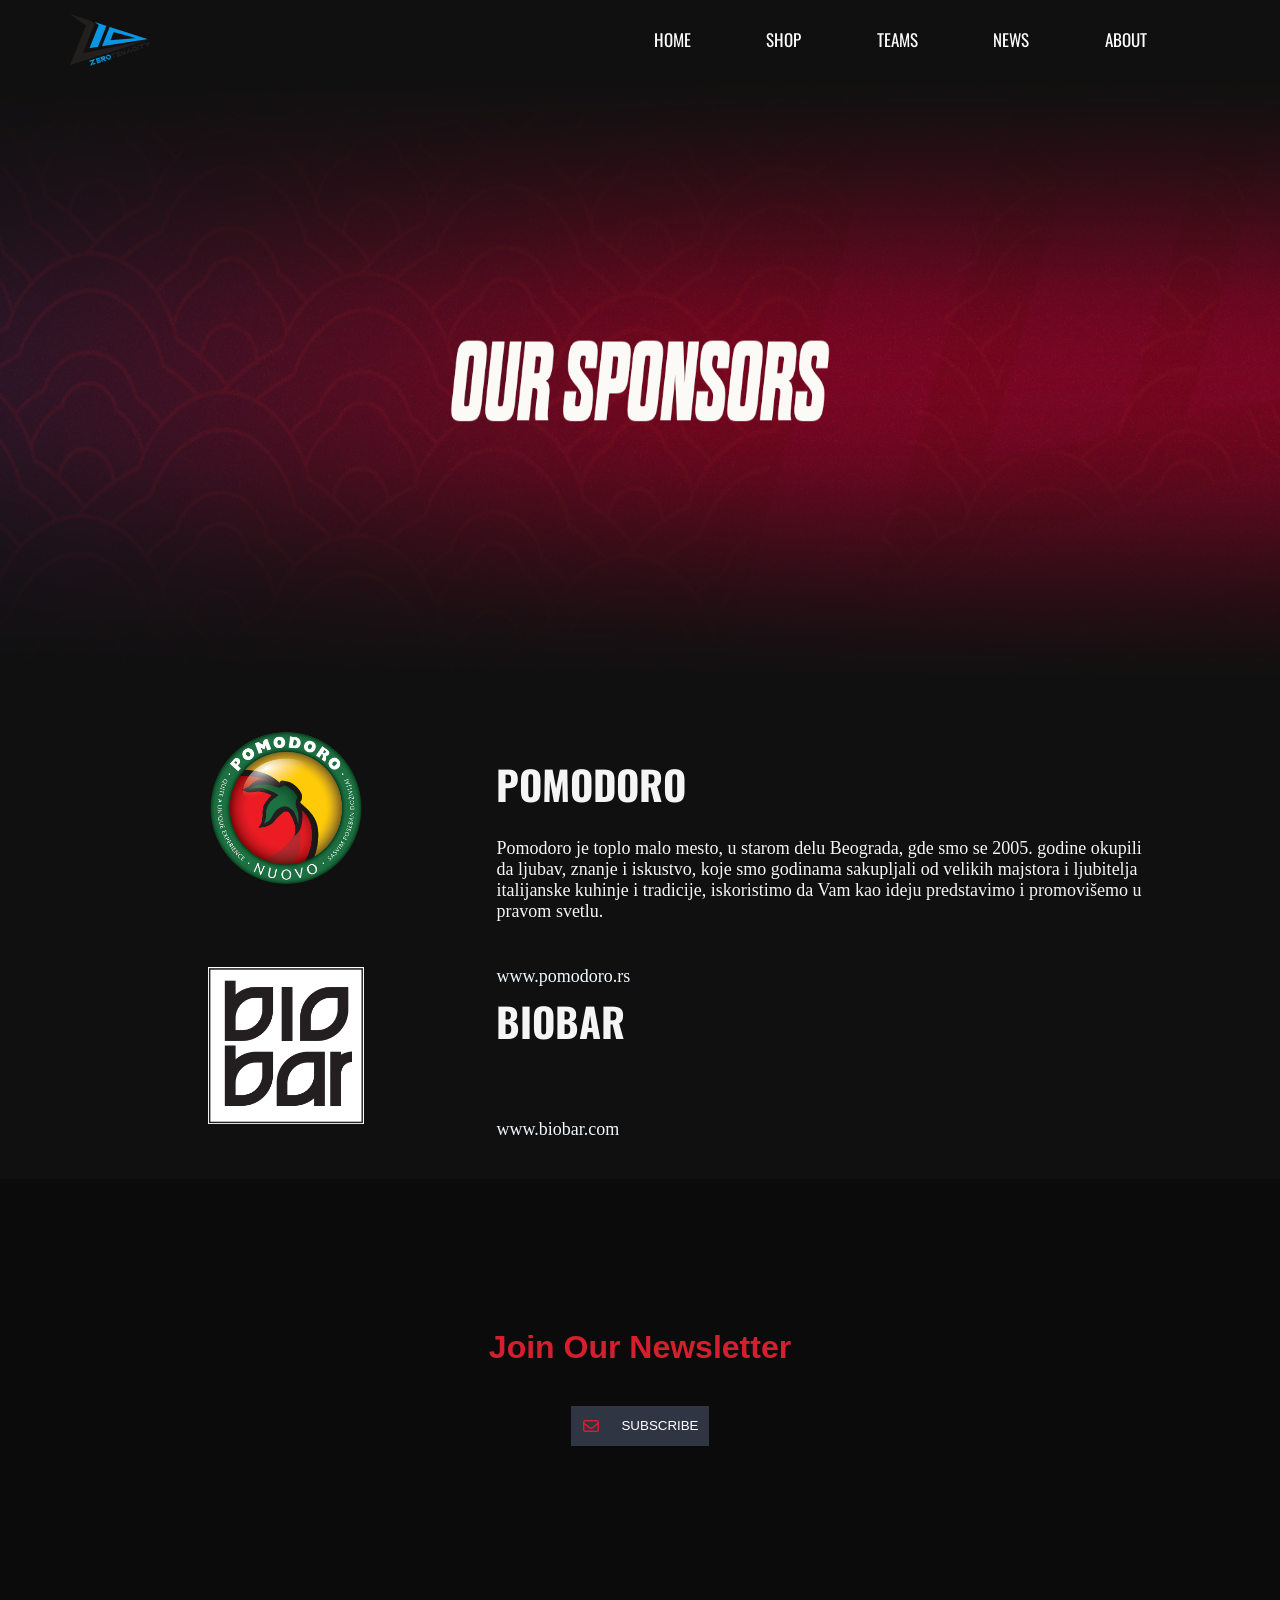
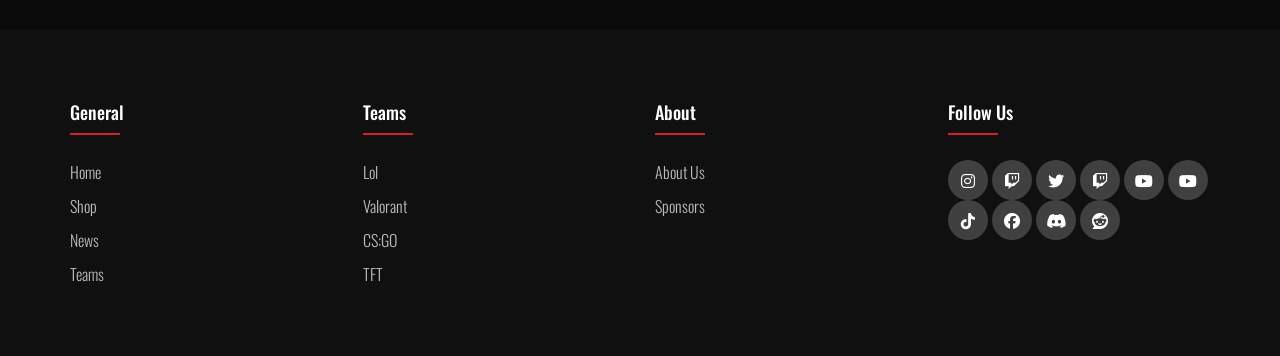
<file: html/sponsors.html>
<!DOCTYPE html>
<html lang="en">
<head>
    <meta charset="UTF-8">
    <meta http-equiv="X-UA-Compatible" content="IE=edge">
    <meta name="viewport" content="width=device-width, initial-scale=1.0">
    <meta name="viewport" content="user-scalable=no, initial-scale=1, maximum-scale=1, minimum-scale=1, width=320, height=device-height, target-densitydpi=medium-dpi" />
   <title>Zero Tenacity - Sponsors</title>
<link rel="stylesheet" href="../css/sponsors.css">
    <link rel="stylesheet" href="https://cdnjs.cloudflare.com/ajax/libs/font-awesome/6.2.1/css/all.min.css" integrity="sha512-MV7K8+y+gLIBoVD59lQIYicR65iaqukzvf/nwasF0nqhPay5w/9lJmVM2hMDcnK1OnMGCdVK+iQrJ7lzPJQd1w==" crossorigin="anonymous" referrerpolicy="no-referrer" />
    <link rel="stylesheet" href="../css/navbar.css">
    <link rel="stylesheet" href="../css/footer.css">
    <link rel="stylesheet" href="../css/newsletter.css">
    
</head>
<body>
    <header>
        <nav>
            <input type="checkbox" id="check">
            <label for="check" class="checkbtn">
                <i class="fa-solid fa-bars"></i>
            </label>
            <label class="logo">
                <a href="../html/index.html"><img src="../images/z10logo.png"  alt=""></a>
            </label>
            <ul>
                <li><a href="index.html">Home</a></li>
                <li><a href="../html/shop.html">Shop</a></li>
                <li>
                    <div class="dropdown"><a href="#teams">Teams</a>
                        <div class="dropdown-content">
                            <a href="../html/creators.html"><p>Content Creators</p></a>
                            <a href="../html/lol.html"><p>League Of Legends</p></a>
                            <a href="../html/tft.html"><p>TFT</p></a>
                            <a href="../html/csgo.html"><p>CS:GO</p></a>
                            <a href="../html/valorant.html"><p>Valorant</p></a>
                        </div>
                    </div>
                </li>
                <li><a href="../html/news.html">News</a></li>
                <li><div class="dropdown"><a href="#teams" class="active">About</a>
                    <div class="dropdown-content">
                        <a href="../html/sponsors.html"><p>Sponsors</p></a>
                        <a href="../html/aboutUs.html"><p>About us</p></a>
                    </div>
                </div>
                </li>
            
            </ul>
        </nav>
    </header>

    <div class="imageDiv">
        <img src="../images/sponsors.png" alt="">
    </div>

    <div class="sponsors">
        <div class="sponsor" id="pomodoro">
            <div class="logo"><img src="../images/PROVIDNI LOGO.png" alt=""></div>
            <div class="info">
                <br>
                <h1>Pomodoro</h1><br>
                <p>Pomodoro je toplo malo mesto,
                    u starom delu Beograda, gde smo se 2005.
                    godine okupili da ljubav, znanje i iskustvo, koje
                    smo godinama sakupljali od velikih majstora i ljubitelja
                    italijanske kuhinje i tradicije, iskoristimo da Vam kao ideju
                    predstavimo i promovišemo u pravom svetlu.</p>
                <br>
                <p><a target="_blank" href="https://www.pomodoro.rs/">www.pomodoro.rs</a></p>
            </div>
        </div>
        <div class="sponsor" id="biobar">
            <div class="logo"><img src="../images/Biobar.png" alt=""></div>
            <div class="info">
                <br>
                <h1>Biobar</h1>
                <br>
                <br>
                <p><a target="_blank" href="https://glovoapp.com/rs/sr/beograd/bio-bar-pijaca/?utm_source=google&utm_medium=cpc&utm_campaign=Google_Performance_RS_ALL_Search_cpa_All_FirstOrder_0_NewUsers_sr__DigitalBudget_NoPromo_0_12012021&utm_campaignid=12762043120&utm_adgroupid=124644573976&utm_term&utm_matchtype&utm_device=c&gclid=EAIaIQobChMIuannh7fm_AIV8EaRBR3RSQxLEAAYASAAEgLzkvD_BwE">www.biobar.com</a></p>
            </div>
        </div>
    </div>

    <div class="newsletter">
        <form>
            <h1>Join Our Newsletter</h1>
            <p></p>
            <div class="email-box">
                <i class="fa-regular fa-envelope"></i>
                <input class="tbox" type="email" placeholder="Enter your email">
                <button class="btn" type="button" name="button" onclick="potpisiSe()">Subscribe</button>
            </div>
        </form>
    </div>

    <footer class="footer">
        <div class="container">
            <div class="row">
                <div class="footer-col">
                    <h4>General</h4>
                    <ul>
                        <li><a href="../html/index.html">Home</a></li>
                        <li><a href="../html/shop.html">Shop</a></li>
                        <li><a href="../html/news.html">News</a></li>
                        <li><a href="../html/index.html#teams">Teams</a></li>
                    </ul>
                </div>
                <div class="footer-col">
                    <h4>Teams</h4>
                    <ul>
                        <li><a href="../html/lol.html">Lol</a></li>
                        <li><a href="../html/valorant.html">Valorant</a></li>
                        <li><a href="../html/csgo.html">CS:GO</a></li>
                        <li><a href="../html/tft.html">TFT</a></li>
                    </ul>
                </div>
                <div class="footer-col">
                    <h4>About</h4>
                    <ul>
                        <li><a href="../html/aboutUs.html">About us</a></li>
                        <li><a href="../html/sponsors.html">Sponsors</a></li>
                    </ul>
                </div>
                <div class="footer-col">
                    <h4>Follow us</h4>
                    <div class="social-links">
                        <a target="_blank" href="https://www.instagram.com/zero_tenacity/"><i class="fa-brands fa-instagram"></i></a>
                        <a target="_blank" href="https://www.twitch.tv/zerotenacity"><i class="fa-brands fa-twitch"></i></a>
                        <a target="_blank" href="https://twitter.com/Z10esports"><i class="fa-brands fa-twitter"></i></a>
                        <a target="_blank" href="https://www.twitch.tv/zerotenacity2"><i class="fa-brands fa-twitch"></i></a>
                        <a target="_blank" href="https://www.youtube.com/@zerotenacity"><i class="fa-brands fa-youtube"></i></a>
                        <a target="_blank" href="https://www.youtube.com/@z10tv/featured"><i class="fa-brands fa-youtube"></i></a>
                        <a target="_blank" href="https://www.tiktok.com/@zero_tenacity"><i class="fa-brands fa-tiktok"></i></a>
                        <a target="_blank" href="https://www.facebook.com/ZeroTenacity"><i class="fa-brands fa-facebook"></i></a>
                        <a target="_blank" href="https://discord.gg/QUr2q2ct9C"><i class="fa-brands fa-discord"></i></a>
                        <a target="_blank" href="https://www.reddit.com/r/ZeroTenacity/"><i class="fa-brands fa-reddit"></i></a>
                    </div>
                </div>
            </div>
        </div>
    </footer>
    <script src="../js/navbar.js"></script>
    <script src="../js/news.js"></script>
    <script src="../js/phpInterface.js"></script>
</body>
</html>
</file>
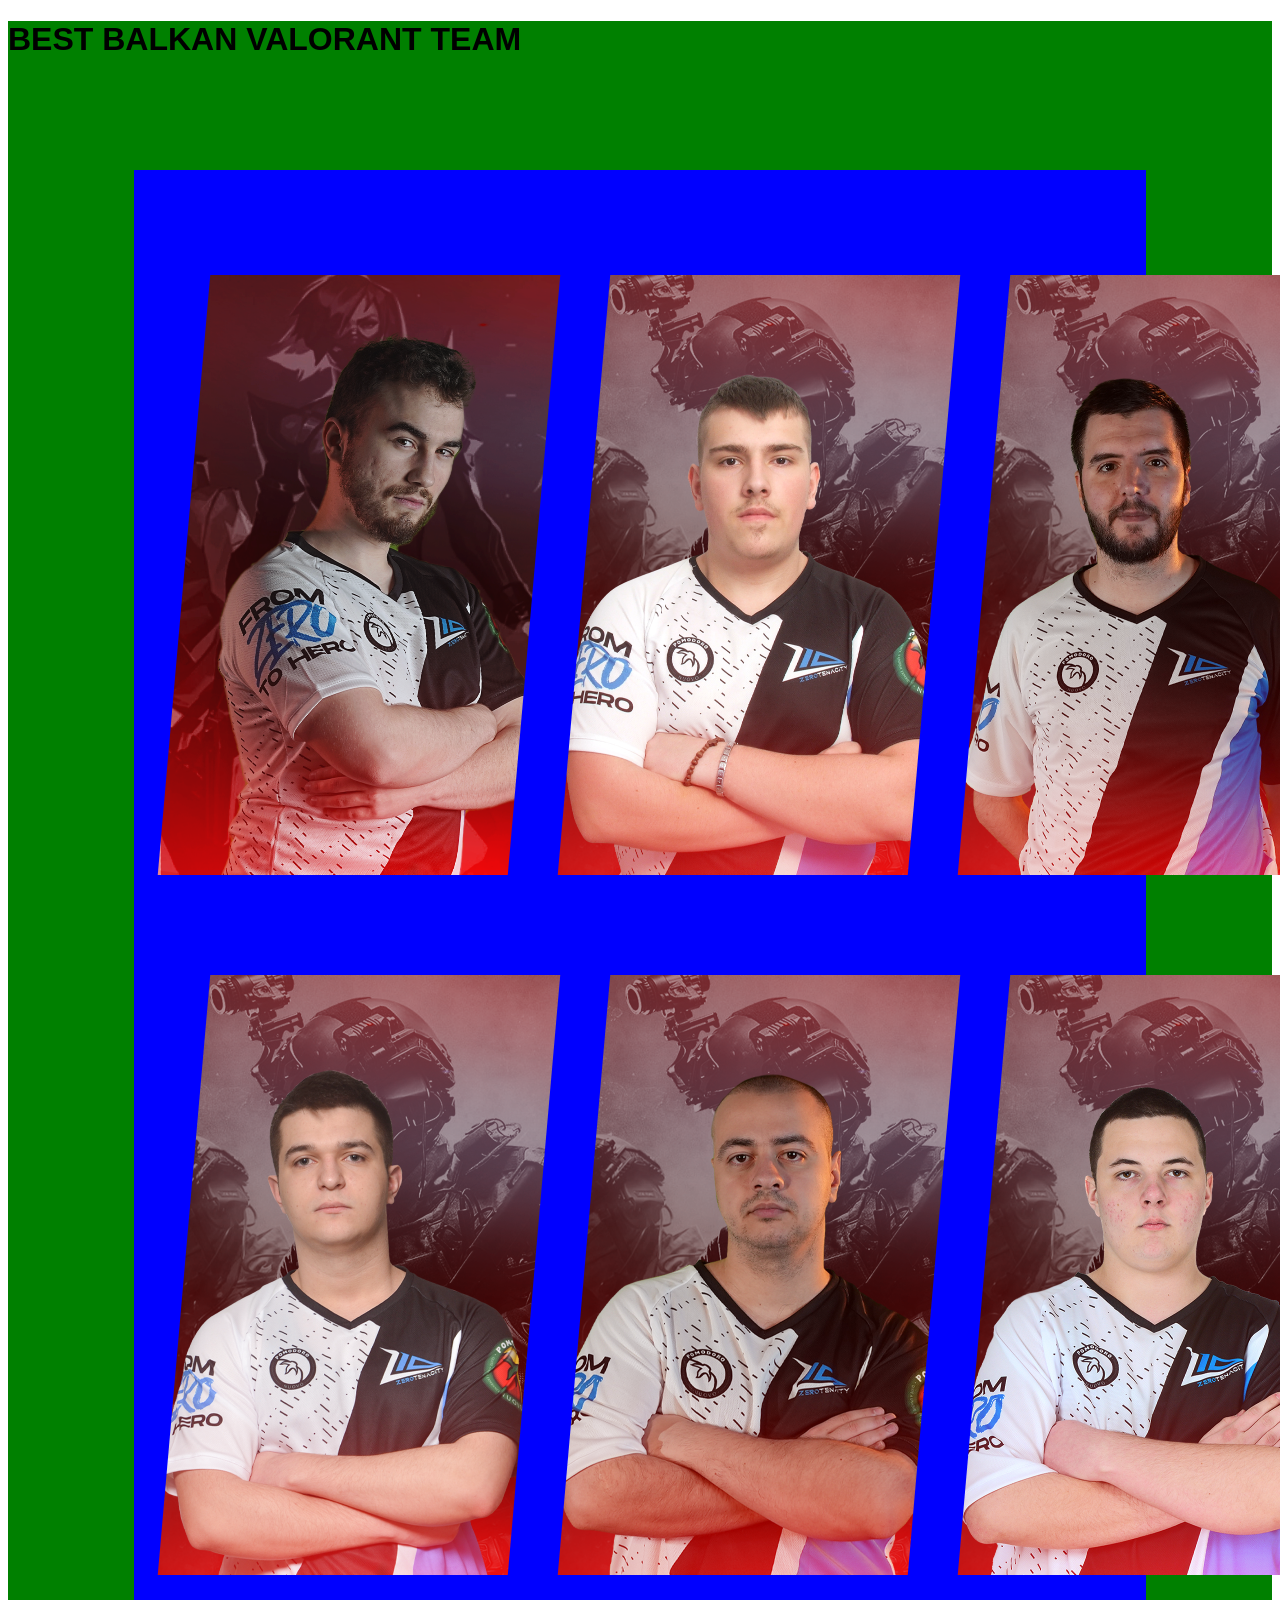
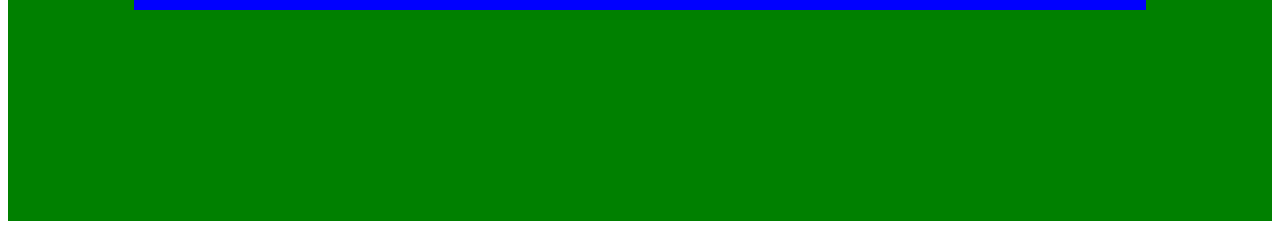
<file: html/test.html>
<!DOCTYPE html>
<html lang="en">
<head>
    <meta charset="UTF-8">
    <meta http-equiv="X-UA-Compatible" content="IE=edge">
    <meta name="viewport" content="width=device-width, initial-scale=1.0">
    <title>Document</title>
    <link rel="stylesheet" href="../css/test.css">
</head>
<body>
  <div class="teamSection" id="prvi">
    <h1>BEST BALKAN <span>VALORANT</span> TEAM</h1>
    <div class="roster">
        <div class="igrac">
            <div class="slika  jedan"></div>
            <div class="bloor"></div>
            <div class="name">Ime igraca</div>
            <div class="position">Player position</div>
            <div class="info">Player info</div>
            <div class="socials">
                <ul>
                    <li><a href="www.google.com"><i class="fa-brands fa-youtube fa-lg"></i></a> </li>
                    <li><a href=""><i class="fa-brands fa-youtube fa-lg"></i></a></li>
                    <li><a href=""><i class="fa-brands fa-youtube fa-lg"></i></a></li>
                    <li><a href=""><i class="fa-brands fa-youtube fa-lg"></i></a></li>
                    <li><a href=""><i class="fa-brands fa-youtube fa-lg"></i></a></li>
                </ul>
            </div>
        </div>
        <div class="igrac">
            <div class="slika  dva"></div>
            <div class="bloor"></div>
            <div class="name">Ime igraca</div>
            <div class="position">Player position</div>
            <div class="info">Player info</div>
            <div class="socials">
                <ul>
                    <li><a href="www.google.com"><i class="fa-brands fa-youtube fa-lg"></i></a> </li>
                    <li><a href=""><i class="fa-brands fa-youtube fa-lg"></i></a></li>
                    <li><a href=""><i class="fa-brands fa-youtube fa-lg"></i></a></li>
                    <li><a href=""><i class="fa-brands fa-youtube fa-lg"></i></a></li>
                    <li><a href=""><i class="fa-brands fa-youtube fa-lg"></i></a></li>
                </ul>
            </div>
        </div>
        <div class="igrac">
            <div class="slika tri"></div>
            <div class="bloor"></div>
            <div class="name">Ime igraca</div>
            <div class="position">Player position</div>
            <div class="info">Player info</div>
            <div class="socials">
                <ul>
                    <li><a href="www.google.com"><i class="fa-brands fa-youtube fa-lg"></i></a> </li>
                    <li><a href=""><i class="fa-brands fa-youtube fa-lg"></i></a></li>
                    <li><a href=""><i class="fa-brands fa-youtube fa-lg"></i></a></li>
                    <li><a href=""><i class="fa-brands fa-youtube fa-lg"></i></a></li>
                    <li><a href=""><i class="fa-brands fa-youtube fa-lg"></i></a></li>
                </ul>
            </div>
        </div>
        <div class="igrac">
          <div class="slika  cetri"></div>
          <div class="bloor"></div>
          <div class="name">Ime igraca</div>
          <div class="position">Player position</div>
          <div class="info">Player info</div>
          <div class="socials">
              <ul>
                  <li><a href="www.google.com"><i class="fa-brands fa-youtube fa-lg"></i></a> </li>
                  <li><a href=""><i class="fa-brands fa-youtube fa-lg"></i></a></li>
                  <li><a href=""><i class="fa-brands fa-youtube fa-lg"></i></a></li>
                  <li><a href=""><i class="fa-brands fa-youtube fa-lg"></i></a></li>
                  <li><a href=""><i class="fa-brands fa-youtube fa-lg"></i></a></li>
              </ul>
          </div>
      </div>
      <div class="igrac">
        <div class="slika  pet"></div>
        <div class="bloor"></div>
        <div class="name">Ime igraca</div>
        <div class="position">Player position</div>
        <div class="info">Player info</div>
        <div class="socials">
            <ul>
                <li><a href="www.google.com"><i class="fa-brands fa-youtube fa-lg"></i></a> </li>
                <li><a href=""><i class="fa-brands fa-youtube fa-lg"></i></a></li>
                <li><a href=""><i class="fa-brands fa-youtube fa-lg"></i></a></li>
                <li><a href=""><i class="fa-brands fa-youtube fa-lg"></i></a></li>
                <li><a href=""><i class="fa-brands fa-youtube fa-lg"></i></a></li>
            </ul>
        </div>
    </div>
    <div class="igrac">
      <div class="slika  sest"></div>
      <div class="bloor"></div>
      <div class="name">Ime igraca</div>
      <div class="position">Player position</div>
      <div class="info">Player info</div>
      <div class="socials">
          <ul>
              <li><a href="www.google.com"><i class="fa-brands fa-youtube fa-lg"></i></a> </li>
              <li><a href=""><i class="fa-brands fa-youtube fa-lg"></i></a></li>
              <li><a href=""><i class="fa-brands fa-youtube fa-lg"></i></a></li>
              <li><a href=""><i class="fa-brands fa-youtube fa-lg"></i></a></li>
              <li><a href=""><i class="fa-brands fa-youtube fa-lg"></i></a></li>
          </ul>
      </div>
  </div>
    </div>
    
</div>
      <script src="../js/teams.js"></script>
</body>
</html>
</file>
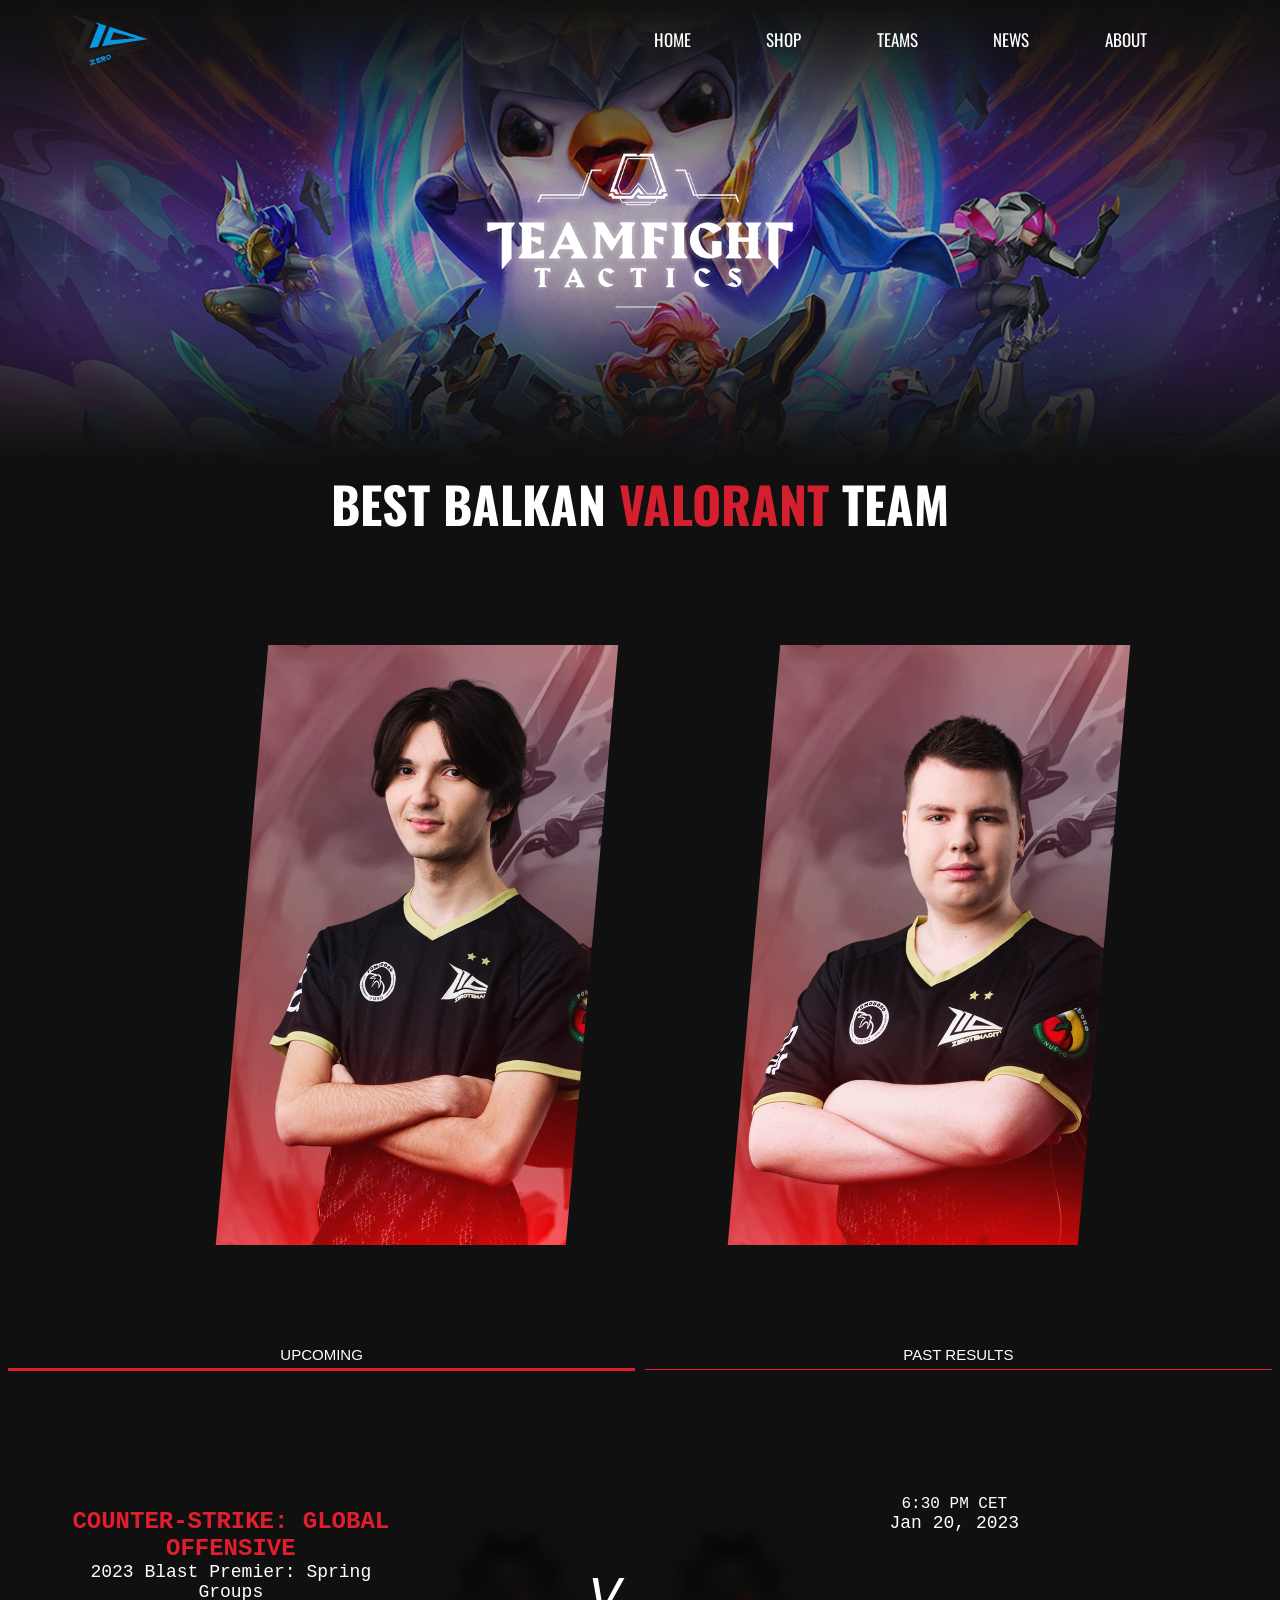
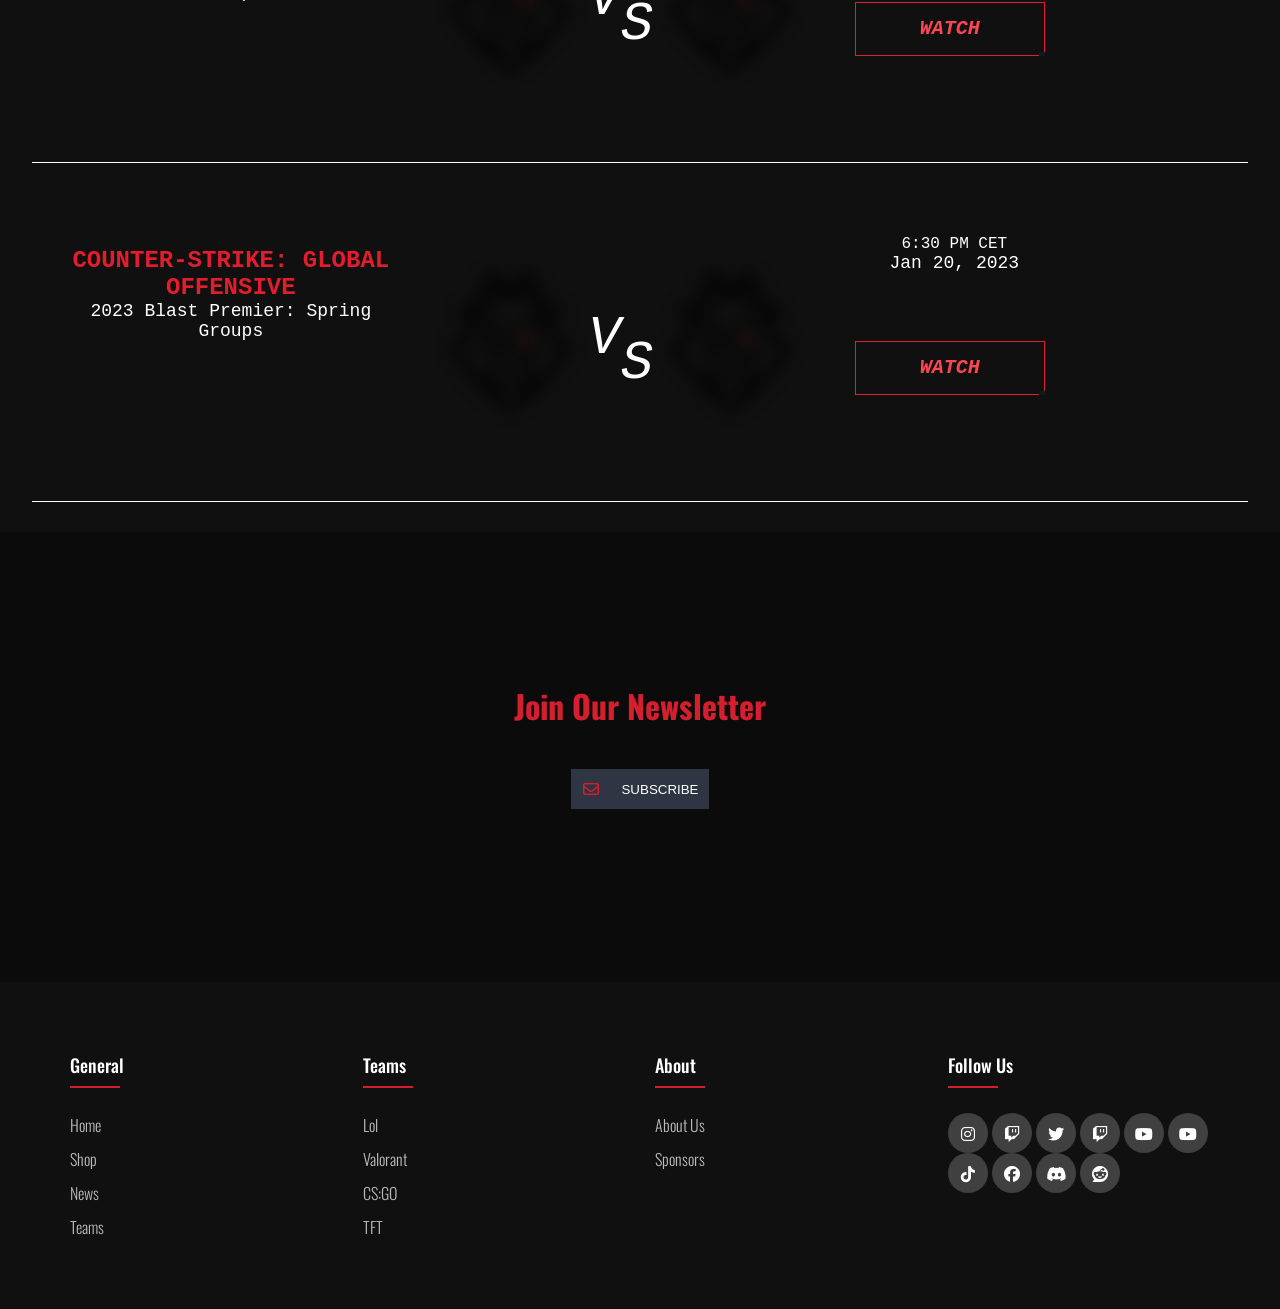
<file: html/tft.html>
<!DOCTYPE html>
<html lang="en">
<head>
    <meta charset="UTF-8">
    <meta http-equiv="X-UA-Compatible" content="IE=edge">
    <meta name="viewport" content="width=device-width, initial-scale=1.0">
    <meta name="viewport" content="user-scalable=no, initial-scale=1, maximum-scale=1, minimum-scale=1, width=320, height=device-height, target-densitydpi=medium-dpi" />
   <title>Zero Tenacity - Team Fight Tactics</title>
    <link rel="stylesheet" href="https://cdnjs.cloudflare.com/ajax/libs/font-awesome/6.2.1/css/all.min.css" integrity="sha512-MV7K8+y+gLIBoVD59lQIYicR65iaqukzvf/nwasF0nqhPay5w/9lJmVM2hMDcnK1OnMGCdVK+iQrJ7lzPJQd1w==" crossorigin="anonymous" referrerpolicy="no-referrer" />
    <link rel="stylesheet" href="../css/navbar.css">
    <link rel="stylesheet" href="../css/footer.css">
    <link rel="stylesheet" href="../css/newsletter.css">
    <link rel="stylesheet" href="../css/tft.css">
    <link rel="stylesheet" href="../css/roster.css">
    <link rel="stylesheet" href="../css/mecevi.css">
    <link rel="stylesheet" href="../css/haha.css">
</head>
<body onload="popuniMeceve(4)">
    <header>
        <nav>
            <input type="checkbox" id="check">
            <label for="check" class="checkbtn">
                <i class="fa-solid fa-bars"></i>
            </label>
            <label class="logo">
                <a href="../html/index.html"><img src="../images/z10logo.png"  alt=""></a>
            </label>
            <ul>
                <li><a href="index.html">Home</a></li>
                <li><a href="../html/shop.html">Shop</a></li>
                <li>
                    <div class="dropdown"><a href="#teams" class="active">Teams</a>
                        <div class="dropdown-content">
                            <a href="../html/creators.html"><p>Content Creators</p></a>
                            <a href="../html/lol.html"><p>League Of Legends</p></a>
                            <a href="../html/tft.html"><p>TFT</p></a>
                            <a href="../html/csgo.html"><p>CS:GO</p></a>
                            <a href="../html/valorant.html"><p>Valorant</p></a>
                        </div>
                    </div>
                </li>
                <li><a href="../html/news.html">News</a></li>
                <li><div class="dropdown"><a href="#teams">About</a>
                    <div class="dropdown-content">
                        <a href="../html/sponsors.html"><p>Sponsors</p></a>
                        <a href="../html/aboutUs.html"><p>About us</p></a>
                    </div>
                </div>
                </li>
            
            </ul>
        </nav>
    </header>

    <div class="image">
        <img class="bigPic" src="../images/tft_img.png" alt="">
    </div>
    

    <div class="teamSection" id="prvi">
        <h1>BEST BALKAN <span>VALORANT</span> TEAM</h1>
        <div class="roster">
            <div class="igrac">
                <div class="slika  jedan"></div>
                <div class="bloor"></div>
                <div class="name">Lelouch</div>
                <div class="position">Player</div>
                <div class="info">Poland</div>
                <div class="socials">
                    <ul>
                        <li><a target="_blank" href="https://www.twitch.tv/l2plelouch"><i class="fa-brands fa-twitch fa-lg"></i></a></li>
                        <li><a target="_blank" href="https://twitter.com/L2pLelouch"><i class="fa-brands fa-twitter fa-lg"></i></a></li>
                    </ul>
                </div>
            </div>
            <div class="igrac">
                <div class="slika  dva"></div>
                <div class="bloor"></div>
                <div class="name">Traviscwat</div>
                <div class="position">Player</div>
                <div class="info">Poland</div>
                <div class="socials">
                    <ul>
                        <li><a target="_blank" href="https://www.twitch.tv/traviscwat"><i class="fa-brands fa-twitch fa-lg"></i></a></li>
                        <li><a target="_blank" href="https://twitter.com/traviscwat"><i class="fa-brands fa-twitter fa-lg"></i></a></li>
                    </ul>
                </div>
            </div>
        </div>
        
    </div>


    <div class="mecevi">
        <div class="latest">

        
            <div class="matches">
                <div class="buttons">
                    <button class="upcomingBtn" id="upcomingBtn" onclick="upcoming()">Upcoming</button>
                    <button class="pasResBtn" id="pasResBtn" onclick="pastRes()">Past results</button>
                </div>
                <div class="upcoming" id="upcoming">
                    <div class="matchInfo">
                        <div class="left">
                            <p><span class="mini-title">COUNTER-STRIKE: GLOBAL OFFENSIVE</span><br><span class="not-bold">2023 Blast Premier: Spring Groups</span></p>
                        </div>
                        <div class="right">
                            <p>6:30 PM CET<br><span class="not-bold">Jan 20, 2023</span></p>
                        </div>
                    </div>
                    <div class="slicice_dugme">
                        <div class="slicice">
                            <img class="up" src="../images/logos/2022-10-04T162534362Z - g2-esport-logo-9165220F99-seeklogo.com.png" alt="">
                            <span id="v">V</span>
                            <span id="s">S</span>
                            <img class="down" src="../images/logos/2022-10-04T162534362Z - g2-esport-logo-9165220F99-seeklogo.com.png" alt="">
                        </div>
                        <div class="dugme">
                            <div>
                                <a href="#">
                                    <p>
                                        <span class="bg"></span>
                                        <span class="base"></span>
                                        <span class="text">Watch</span>
                                    </p>
                                </a>
                            </div>
                        </div>
                    </div>
                    <br>
                    <div class="matchInfo">
                        <div class="left">
                            <p ><span class="mini-title">COUNTER-STRIKE: GLOBAL OFFENSIVE</span><br><span class="not-bold">2023 Blast Premier: Spring Groups</span></p>
                        </div>
                        <div class="right">
                            <p>6:30 PM CET<br><span class="not-bold">Jan 20, 2023</span></p>
                        </div>
                    </div>
                    <div class="slicice_dugme">
                        <div class="slicice">
                            <img src="../images/logos/2022-10-04T162534362Z - g2-esport-logo-9165220F99-seeklogo.com.png" alt="">
                            <span id="v">V</span>
                            <span id="s">S</span>
                            <img src="../images/logos/2022-10-04T162534362Z - g2-esport-logo-9165220F99-seeklogo.com.png" alt="">
                        </div>
                        <div class="dugme">
                            <div>
                                <a href="#">
                                    <p>
                                        <span class="bg"></span>
                                        <span class="base"></span>
                                        <span class="text">Watch</span>
                                    </p>
                                </a>
                            </div>
                        </div>
                    </div>
                </div>
                
                <div class="pastRes" id="pastRes">


                    <div class="matchInfo">
                        <div class="left">
                            <p><span class="mini-title">LEAGUE OF LEGENDS</span><br><span class="not-bold">2023 Blast Premier: Spring Groups</span></p>
                        </div>
                        <div class="right">
                            <p>6:30 PM CET<br><span class="not-bold">Jan 20, 2023</span></p>
                        </div>
                    </div>
                    <div class="slicice_dugme">
                        <div class="slicice">
                            <img class="up" src="../images/logos/2022-10-04T162534362Z - g2-esport-logo-9165220F99-seeklogo.com.png" alt="">
                            <span id="v">V</span>
                            <span id="s">S</span>
                            <img class="down" src="../images/logos/2022-10-04T162534362Z - g2-esport-logo-9165220F99-seeklogo.com.png" alt="">
                        </div>
                        <div class="dugme">
                            <div>
                                <a href="#">
                                    <p>
                                        <span class="bg"></span>
                                        <span class="base"></span>
                                        <span class="text">Watch</span>
                                    </p>
                                </a>
                            </div>
                        </div>
                    </div>
                    <br>
                    <div class="matchInfo">
                        <div class="left">
                            <p ><span class="mini-title">COUNTER-STRIKE: GLOBAL OFFENSIVE</span><br><span class="not-bold">2023 Blast Premier: Spring Groups</span></p>
                        </div>
                        <div class="right">
                            <p>6:30 PM CET<br><span class="not-bold">Jan 20, 2023</span></p>
                        </div>
                    </div>
                    <div class="slicice_dugme">
                        <div class="slicice">
                            <img src="../images/logos/2022-10-04T162534362Z - g2-esport-logo-9165220F99-seeklogo.com.png" alt="">
                            <span id="v">V</span>
                            <span id="s">S</span>
                            <img src="../images/logos/2022-10-04T162534362Z - g2-esport-logo-9165220F99-seeklogo.com.png" alt="">
                        </div>
                        <div class="dugme">
                            <div>
                                <a href="#">
                                    <p>
                                        <span class="bg"></span>
                                        <span class="base"></span>
                                        <span class="text">Watch</span>
                                    </p>
                                </a>
                            </div>
                        </div>
                    </div>
                </div>
            </div>
        </div>
    </div>

    <div class="newsletter">
        <form>
            <h1>Join Our Newsletter</h1>
            <p></p>
            <div class="email-box">
                <i class="fa-regular fa-envelope"></i>
                <input class="tbox" type="email" placeholder="Enter your email">
                <button class="btn" type="button" name="button" onclick="potpisiSe()">Subscribe</button>
            </div>
        </form>
    </div>

    <footer class="footer">
        <div class="container">
            <div class="row">
                <div class="footer-col">
                    <h4>General</h4>
                    <ul>
                        <li><a href="../html/index.html">Home</a></li>
                        <li><a href="../html/shop.html">Shop</a></li>
                        <li><a href="../html/news.html">News</a></li>
                        <li><a href="../html/index.html#teams">Teams</a></li>
                    </ul>
                </div>
                <div class="footer-col">
                    <h4>Teams</h4>
                    <ul>
                        <li><a href="../html/lol.html">Lol</a></li>
                        <li><a href="../html/valorant.html">Valorant</a></li>
                        <li><a href="../html/csgo.html">CS:GO</a></li>
                        <li><a href="../html/tft.html">TFT</a></li>
                    </ul>
                </div>
                <div class="footer-col">
                    <h4>About</h4>
                    <ul>
                        <li><a href="../html/aboutUs.html">About us</a></li>
                        <li><a href="../html/sponsors.html">Sponsors</a></li>
                    </ul>
                </div>
                <div class="footer-col">
                    <h4>Follow us</h4>
                    <div class="social-links">
                        <a target="_blank" href="https://www.instagram.com/zero_tenacity/"><i class="fa-brands fa-instagram"></i></a>
                        <a target="_blank" href="https://www.twitch.tv/zerotenacity"><i class="fa-brands fa-twitch"></i></a>
                        <a target="_blank" href="https://twitter.com/Z10esports"><i class="fa-brands fa-twitter"></i></a>
                        <a target="_blank" href="https://www.twitch.tv/zerotenacity2"><i class="fa-brands fa-twitch"></i></a>
                        <a target="_blank" href="https://www.youtube.com/@zerotenacity"><i class="fa-brands fa-youtube"></i></a>
                        <a target="_blank" href="https://www.youtube.com/@z10tv/featured"><i class="fa-brands fa-youtube"></i></a>
                        <a target="_blank" href="https://www.tiktok.com/@zero_tenacity"><i class="fa-brands fa-tiktok"></i></a>
                        <a target="_blank" href="https://www.facebook.com/ZeroTenacity"><i class="fa-brands fa-facebook"></i></a>
                        <a target="_blank" href="https://discord.gg/QUr2q2ct9C"><i class="fa-brands fa-discord"></i></a>
                        <a target="_blank" href="https://www.reddit.com/r/ZeroTenacity/"><i class="fa-brands fa-reddit"></i></a>
                    </div>
                </div>
            </div>
        </div>
    </footer>
    <script src="../js/navbar.js"></script>
    <script src="../js/news.js"></script>
    <script src="../js/phpInterface.js"></script>
</body>
</html>
</file>
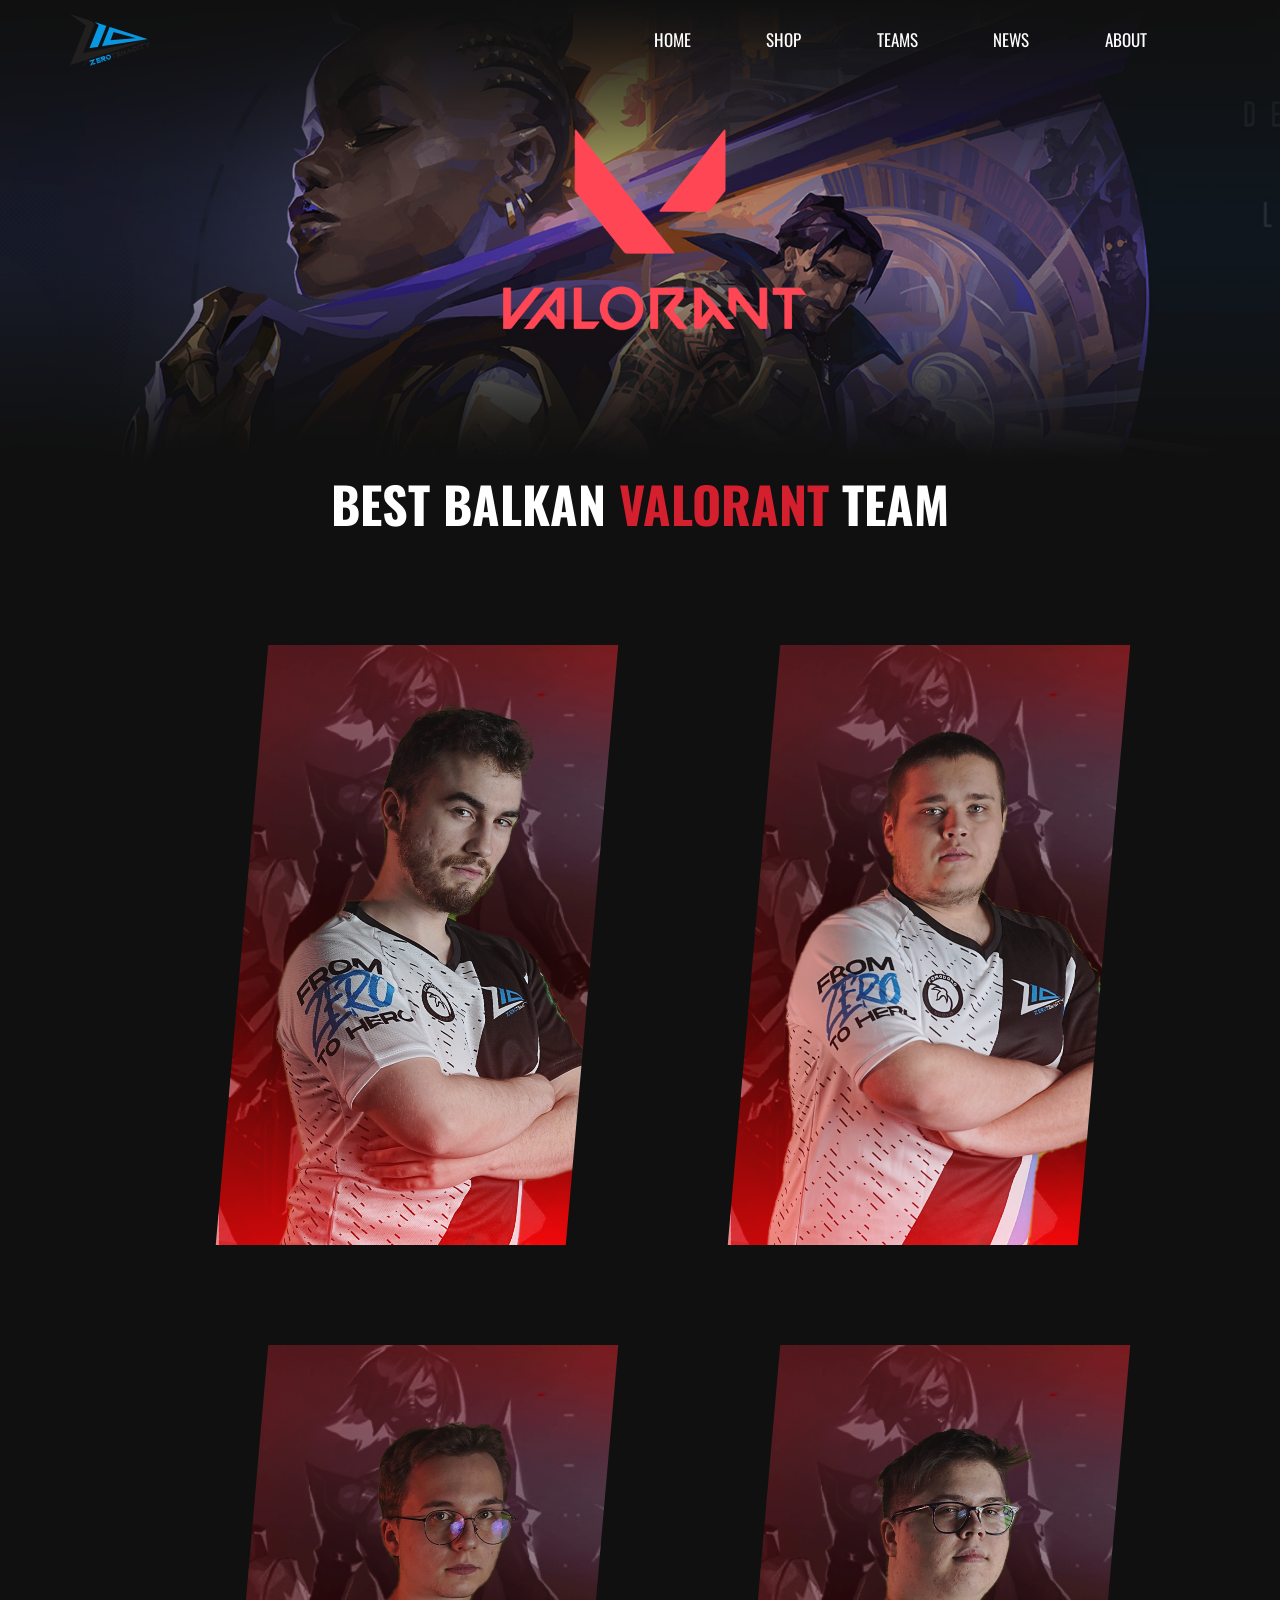
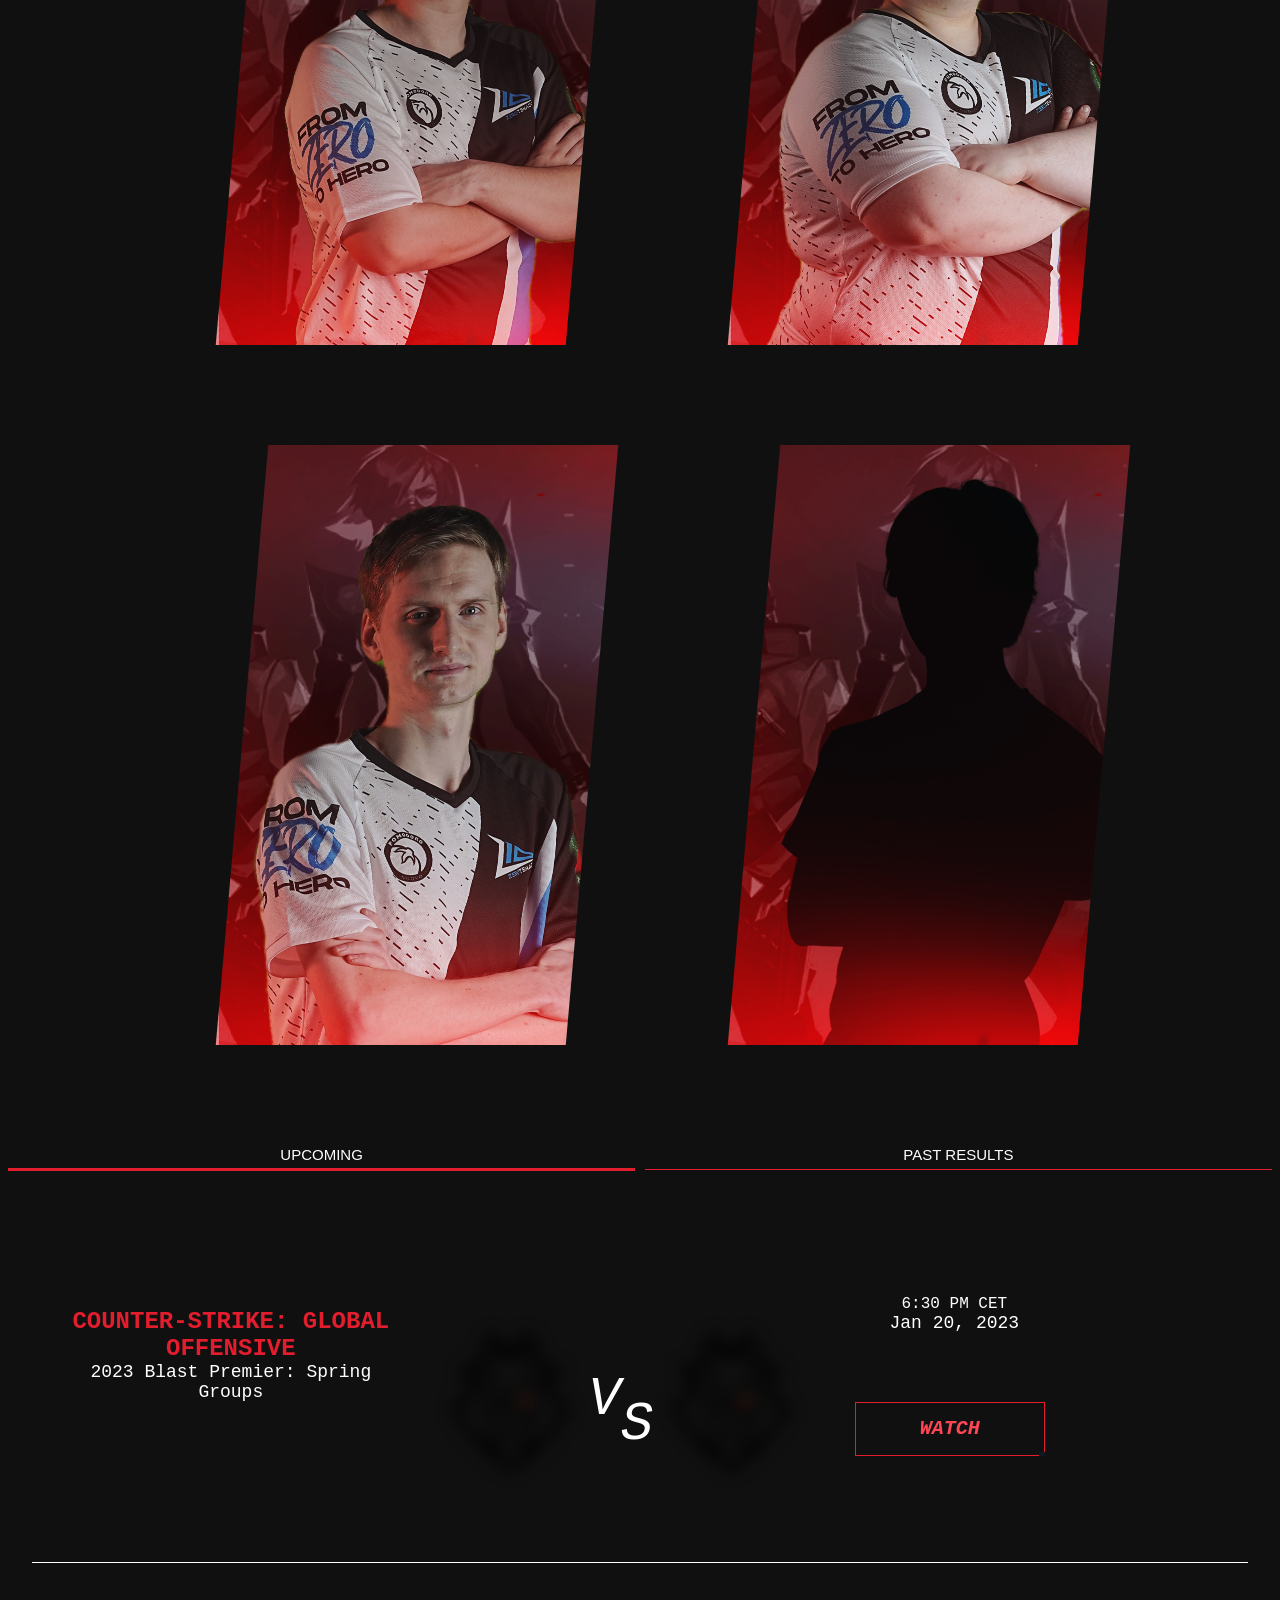
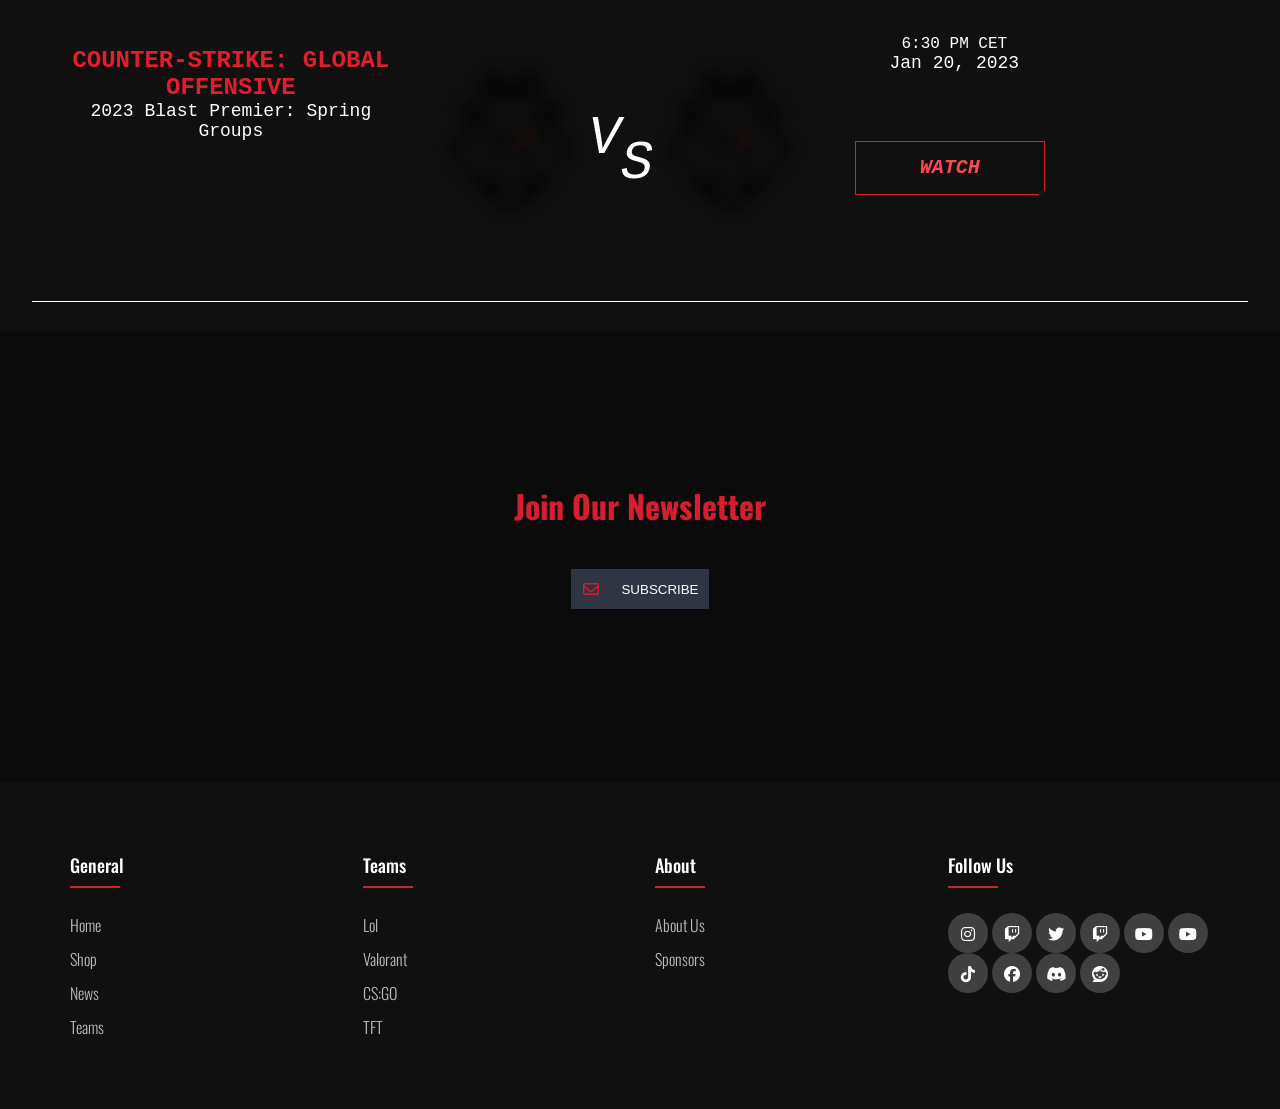
<file: html/valorant.html>
<!DOCTYPE html>
<html lang="en">
<head>
    <meta charset="UTF-8">
    <meta http-equiv="X-UA-Compatible" content="IE=edge">
    <meta name="viewport" content="width=device-width, initial-scale=1.0">
    <meta name="viewport" content="user-scalable=no, initial-scale=1, maximum-scale=1, minimum-scale=1, width=320, height=device-height, target-densitydpi=medium-dpi" />
   <title>Zero Tenacity - Valorant</title>
    <link rel="stylesheet" href="https://cdnjs.cloudflare.com/ajax/libs/font-awesome/6.2.1/css/all.min.css" integrity="sha512-MV7K8+y+gLIBoVD59lQIYicR65iaqukzvf/nwasF0nqhPay5w/9lJmVM2hMDcnK1OnMGCdVK+iQrJ7lzPJQd1w==" crossorigin="anonymous" referrerpolicy="no-referrer" />
    <link rel="stylesheet" href="../css/navbar.css">
    <link rel="stylesheet" href="../css/footer.css">
    <link rel="stylesheet" href="../css/newsletter.css">
    <link rel="stylesheet" href="../css/valorant.css">
    <link rel="stylesheet" href="../css/roster.css">
    <link rel="stylesheet" href="../css/mecevi.css">
    <link rel="stylesheet" href="../css/haha.css">
</head>
<body onload="popuniMeceve(3)">
    <header>
        <nav>
            <input type="checkbox" id="check">
            <label for="check" class="checkbtn">
                <i class="fa-solid fa-bars"></i>
            </label>
            <label class="logo">
                <a href="../html/index.html"><img src="../images/z10logo.png"  alt=""></a>
            </label>
            <ul>
                <li><a href="../html/index.html">Home</a></li>
                <li><a href="../html/shop.html">Shop</a></li>
                <li>
                    <div class="dropdown"><a href="#teams" class="active">Teams</a>
                        <div class="dropdown-content">
                            <a href="../html/creators.html"><p>Content Creators</p></a>
                            <a href="../html/lol.html"><p>League Of Legends</p></a>
                            <a href="../html/tft.html"><p>TFT</p></a>
                            <a href="../html/csgo.html"><p>CS:GO</p></a>
                            <a href="../html/valorant.html"><p>Valorant</p></a>
                        </div>
                    </div>
                </li>
                <li><a href="../html/news.html">News</a></li>
                <li><div class="dropdown"><a href="#teams">About</a>
                    <div class="dropdown-content">
                        <a href="../html/sponsors.html"><p>Sponsors</p></a>
                        <a href="../html/aboutUs.html"><p>About us</p></a>
                    </div>
                </div>
                </li>
            
            </ul>
        </nav>
    </header>

    <div class="image">
        <img class="bigPic" src="../images/valorant.png" alt="">
    </div>
    

    <div class="teamSection" id="prvi">
        <h1 class="h">BEST BALKAN <span>VALORANT</span> TEAM</h1>
        <div class="roster">
            <div class="igrac">
                <div class="slika  jedan"></div>
                <div class="bloor"></div>
                <div class="name">Kenobi</div>
                <div class="position">Player </div>
                <div class="info">Poland</div>
                <div class="socials">
                    <ul>
                        <li><a target="_blanc" href="https://www.instagram.com/kenob1g/"><i class="fa-brands fa-instagram fa-lg"></i></a> </li>
                        <li><a target="_blanc" href="https://twitter.com/szymonkenobi"><i class="fa-brands fa-twitch fa-lg"></i></a></li>
                        <li><a target="_blanc" href="https://www.twitch.tv/kenob1g"><i class="fa-brands fa-twitter fa-lg"></i></a></li>
                    </ul>
                </div>
            </div>
            <div class="igrac">
                <div class="slika  dva"></div>
                <div class="bloor"></div>
                <div class="name">xitsha</div>
                <div class="position">Player </div>
                <div class="info">Poland</div>
                <div class="socials">
                    <ul>
                        <li><a target="_blanc" href="https://www.instagram.com/xitsha/"><i class="fa-brands fa-instagram fa-lg"></i></a> </li>
                        <li><a target="_blanc" href="https://www.twitch.tv/xitsha"><i class="fa-brands fa-twitch fa-lg"></i></a></li>
                        <li><a target="_blanc" href="https://twitter.com/XITSHA1"><i class="fa-brands fa-twitter fa-lg"></i></a></li>
                    </ul>
                </div>
            </div>
            <div class="igrac">
                <div class="slika tri"></div>
                <div class="bloor"></div>
                <div class="name">jas</div>
                <div class="position">Player </div>
                <div class="info">Poland</div>
                <div class="socials">
                    <ul>
                        <li><a target="_blanc" href="https://www.instagram.com/j7a7s7/"><i class="fa-brands fa-instagram fa-lg"></i></a> </li>
                        <li><a target="_blanc" href="https://www.twitch.tv/jasvlr"><i class="fa-brands fa-twitch fa-lg"></i></a></li>
                        <li><a target="_blanc" href="https://twitter.com/jasiu777"><i class="fa-brands fa-twitter fa-lg"></i></a></li>
                    </ul>
                </div>
            </div>
            <div class="igrac">
              <div class="slika  cetri"></div>
              <div class="bloor"></div>
              <div class="name">qxv</div>
              <div class="position">Player </div>
              <div class="info">Poland</div>
              <div class="socials">
                <ul>
                    <li><a target="_blanc" href="https://www.instagram.com/qbaaav/"><i class="fa-brands fa-instagram fa-lg"></i></a> </li>
                    <li><a target="_blanc" href="https://twitter.com/qxvXD"><i class="fa-brands fa-twitter fa-lg"></i></a></li>
                </ul>
              </div>
          </div>
          <div class="igrac">
            <div class="slika  pet"></div>
            <div class="bloor"></div>
            <div class="name">patrik</div>
            <div class="position">Coach </div>
            <div class="info">Poland</div>
            <div class="socials">
                <ul>
                    <li><a target="_blanc" href="https://www.instagram.com/hronowskip/"><i class="fa-brands fa-instagram fa-lg"></i></a> </li>
                    <li><a target="_blanc" href="https://twitter.com/patr1koo"><i class="fa-brands fa-twitter fa-lg"></i></a></li>
                </ul>
            </div>
        </div>
        <div class="igrac">
          <div class="slika  sest"></div>
          <div class="bloor"></div>
          <div class="name">Player name</div>
          <div class="position">Player </div>
          <div class="info">XXX</div>
          <div class="socials">
            <ul>
                <li><a href="www.google.com"><i class="fa-brands fa-youtube fa-lg"></i></a> </li>
                <li><a href=""><i class="fa-brands fa-youtube fa-lg"></i></a></li>
                <li><a href=""><i class="fa-brands fa-youtube fa-lg"></i></a></li>
                <li class="hide"><a href=""><i class="fa-brands fa-youtube fa-lg"></i></a></li>
                <li class="hide"><a href=""><i class="fa-brands fa-youtube fa-lg"></i></a></li>
            </ul>
          </div>
      </div>
        </div>
        
    </div>


    <div class="mecevi">
        <div class="latest">

        
            <div class="matches">
                <div class="buttons">
                    <button class="upcomingBtn" id="upcomingBtn" onclick="upcoming()">Upcoming</button>
                    <button class="pasResBtn" id="pasResBtn" onclick="pastRes()">Past results</button>
                </div>
                <div class="upcoming" id="upcoming">
                    <div class="matchInfo">
                        <div class="left">
                            <p><span class="mini-title">COUNTER-STRIKE: GLOBAL OFFENSIVE</span><br><span class="not-bold">2023 Blast Premier: Spring Groups</span></p>
                        </div>
                        <div class="right">
                            <p>6:30 PM CET<br><span class="not-bold">Jan 20, 2023</span></p>
                        </div>
                    </div>
                    <div class="slicice_dugme">
                        <div class="slicice">
                            <img class="up" src="../images/logos/2022-10-04T162534362Z - g2-esport-logo-9165220F99-seeklogo.com.png" alt="">
                            <span id="v">V</span>
                            <span id="s">S</span>
                            <img class="down" src="../images/logos/2022-10-04T162534362Z - g2-esport-logo-9165220F99-seeklogo.com.png" alt="">
                        </div>
                        <div class="dugme">
                            <div>
                                <a href="#">
                                    <p>
                                        <span class="bg"></span>
                                        <span class="base"></span>
                                        <span class="text">Watch</span>
                                    </p>
                                </a>
                            </div>
                        </div>
                    </div>
                    <br>
                    <div class="matchInfo">
                        <div class="left">
                            <p ><span class="mini-title">COUNTER-STRIKE: GLOBAL OFFENSIVE</span><br><span class="not-bold">2023 Blast Premier: Spring Groups</span></p>
                        </div>
                        <div class="right">
                            <p>6:30 PM CET<br><span class="not-bold">Jan 20, 2023</span></p>
                        </div>
                    </div>
                    <div class="slicice_dugme">
                        <div class="slicice">
                            <img src="../images/logos/2022-10-04T162534362Z - g2-esport-logo-9165220F99-seeklogo.com.png" alt="">
                            <span id="v">V</span>
                            <span id="s">S</span>
                            <img src="../images/logos/2022-10-04T162534362Z - g2-esport-logo-9165220F99-seeklogo.com.png" alt="">
                        </div>
                        <div class="dugme">
                            <div>
                                <a href="#">
                                    <p>
                                        <span class="bg"></span>
                                        <span class="base"></span>
                                        <span class="text">Watch</span>
                                    </p>
                                </a>
                            </div>
                        </div>
                    </div>
                </div>
                
                <div class="pastRes" id="pastRes">


                    <div class="matchInfo">
                        <div class="left">
                            <p><span class="mini-title">LEAGUE OF LEGENDS</span><br><span class="not-bold">2023 Blast Premier: Spring Groups</span></p>
                        </div>
                        <div class="right">
                            <p>6:30 PM CET<br><span class="not-bold">Jan 20, 2023</span></p>
                        </div>
                    </div>
                    <div class="slicice_dugme">
                        <div class="slicice">
                            <img class="up" src="../images/logos/2022-10-04T162534362Z - g2-esport-logo-9165220F99-seeklogo.com.png" alt="">
                            <span id="v">V</span>
                            <span id="s">S</span>
                            <img class="down" src="../images/logos/2022-10-04T162534362Z - g2-esport-logo-9165220F99-seeklogo.com.png" alt="">
                        </div>
                        <div class="dugme">
                            <div>
                                <a href="#">
                                    <p>
                                        <span class="bg"></span>
                                        <span class="base"></span>
                                        <span class="text">Watch</span>
                                    </p>
                                </a>
                            </div>
                        </div>
                    </div>
                    <br>
                    <div class="matchInfo">
                        <div class="left">
                            <p ><span class="mini-title">COUNTER-STRIKE: GLOBAL OFFENSIVE</span><br><span class="not-bold">2023 Blast Premier: Spring Groups</span></p>
                        </div>
                        <div class="right">
                            <p>6:30 PM CET<br><span class="not-bold">Jan 20, 2023</span></p>
                        </div>
                    </div>
                    <div class="slicice_dugme">
                        <div class="slicice">
                            <img src="../images/logos/2022-10-04T162534362Z - g2-esport-logo-9165220F99-seeklogo.com.png" alt="">
                            <span id="v">V</span>
                            <span id="s">S</span>
                            <img src="../images/logos/2022-10-04T162534362Z - g2-esport-logo-9165220F99-seeklogo.com.png" alt="">
                        </div>
                        <div class="dugme">
                            <div>
                                <a href="#">
                                    <p>
                                        <span class="bg"></span>
                                        <span class="base"></span>
                                        <span class="text">Watch</span>
                                    </p>
                                </a>
                            </div>
                        </div>
                    </div>
                </div>
            </div>
        </div>
    </div>

    <div class="newsletter">
        <form>
            <h1>Join Our Newsletter</h1>
            <p></p>
            <div class="email-box">
                <i class="fa-regular fa-envelope"></i>
                <input class="tbox" type="email" placeholder="Enter your email">
                <button class="btn" type="button" name="button" onclick="potpisiSe()">Subscribe</button>
            </div>
        </form>
    </div>

    <footer class="footer">
        <div class="container">
            <div class="row">
                <div class="footer-col">
                    <h4>General</h4>
                    <ul>
                        <li><a href="../html/index.html">Home</a></li>
                        <li><a href="../html/shop.html">Shop</a></li>
                        <li><a href="../html/news.html">News</a></li>
                        <li><a href="../html/index.html#teams">Teams</a></li>
                    </ul>
                </div>
                <div class="footer-col">
                    <h4>Teams</h4>
                    <ul>
                        <li><a href="../html/lol.html">Lol</a></li>
                        <li><a href="../html/valorant.html">Valorant</a></li>
                        <li><a href="../html/csgo.html">CS:GO</a></li>
                        <li><a href="../html/tft.html">TFT</a></li>
                    </ul>
                </div>
                <div class="footer-col">
                    <h4>About</h4>
                    <ul>
                        <li><a href="../html/aboutUs.html">About us</a></li>
                        <li><a href="../html/sponsors.html">Sponsors</a></li>
                    </ul>
                </div>
                <div class="footer-col">
                    <h4>Follow us</h4>
                    <div class="social-links">
                        <a target="_blank" href="https://www.instagram.com/zero_tenacity/"><i class="fa-brands fa-instagram"></i></a>
                        <a target="_blank" href="https://www.twitch.tv/zerotenacity"><i class="fa-brands fa-twitch"></i></a>
                        <a target="_blank" href="https://twitter.com/Z10esports"><i class="fa-brands fa-twitter"></i></a>
                        <a target="_blank" href="https://www.twitch.tv/zerotenacity2"><i class="fa-brands fa-twitch"></i></a>
                        <a target="_blank" href="https://www.youtube.com/@zerotenacity"><i class="fa-brands fa-youtube"></i></a>
                        <a target="_blank" href="https://www.youtube.com/@z10tv/featured"><i class="fa-brands fa-youtube"></i></a>
                        <a target="_blank" href="https://www.tiktok.com/@zero_tenacity"><i class="fa-brands fa-tiktok"></i></a>
                        <a target="_blank" href="https://www.facebook.com/ZeroTenacity"><i class="fa-brands fa-facebook"></i></a>
                        <a target="_blank" href="https://discord.gg/QUr2q2ct9C"><i class="fa-brands fa-discord"></i></a>
                        <a target="_blank" href="https://www.reddit.com/r/ZeroTenacity/"><i class="fa-brands fa-reddit"></i></a>
                    </div>
                </div>
            </div>
        </div>
    </footer>
    <script src="../js/navbar.js"></script>
    <script src="../js/news.js"></script>
    <script src="../js/phpInterface.js"></script>
</body>
</html>
</file>
<file: css/newsletter.css>
.newsletter{
    width: 100%;
    height: 50vh;
    background-color: #0b0b0b;
    font-family: "montserrat", sans-serif;
    text-align: center;
    padding: 150px 40px;
    color: #d41f2e ;
    z-index: 9999;
}
.newsletter p{
  max-width: 600px;
  margin: 40px auto;
  font-size: 15px;
  font-weight: 300;
}
.email-box{
  height: 40px;
  display: flex;
  justify-content: center;
}
.email-box i{
  background: #2f3542;
  width: 40px;
  line-height: 40px;
}
.tbox, .btn{
  border: none;
  outline: none;
}
.tbox{
  width: 0;
  transition: .6s;
}
.email-box:hover > .tbox, .tbox:focus{
  width: 260px;
  padding: 0 10px;
}
.btn{
  background-color: #2f3542;
  color: white;
  padding: 0 10px;
  text-transform: uppercase;
  cursor: pointer;
}
</file>
<file: css/navbar.css>
@import url('https://fonts.googleapis.com/css2?family=Clicker+Script&family=Oswald:wght@700&family=Poppins:wght@600&display=swap');
*{
    padding: 0;
    margin: 0;
    text-decoration: none;
    list-style: none;
    box-sizing: border-box;
}

body{
    font-family: 'Courier New', Courier, monospace;
}
header{
    position: fixed;
    width: 100%;
    transition: 0.5s;
    z-index: 9999;
}

.sticky{
background: #cf0637;
transition: 0.5s;
}
.sticky a.active,nav ul li a:hover{
    background-color: #b80532;
}

nav{
    background:transparent;
    height: 80px;
    width: 100%;
}

label.logo{
    color: white;
    font-size: 35px;
    line-height: 80px;
    padding: 0 70px;
    font-weight: bold;
}

nav ul{
    float: right;
    margin-right: 100px;
}

nav ul li {
    display: inline-block;
    line-height: 80px;
    margin: 0 20px;
}

nav ul li a{
    color: white;
    font-size: 17px;
    padding: 7px 13px;
    border-radius: 3px;
    text-transform: uppercase;
    font-family: 'Oswald', sans-serif;
}

 a.active,nav ul li a:hover{
    transition: .5s;
}

.checkbtn{
    font-size: 30px;
    color: white;
    float: right;
    line-height: 80px;
    margin-right: 40px;
    cursor: pointer;
    display: none;
}
#check{
    display: none;
}

.dropdown-content
{
    display: none;
    position: absolute;
    background-color: #101010;
    min-width: 160px;
    box-shadow: 0px 6px 10px 0px rgba(0,0,0,0.2);
    z-index: 1;
}
.dropdown-content a {
    float: none;
    color: white;
    text-decoration: none;
    display: block;
    text-align: left;
    font-size: 16px;
    width: 100%;
    border: 1px solid black;
    height: 60px;
    align-items: center;
    justify-content: center;
    z-index: 99999999;
  }
  .dropdown-content a p{
    position: relative;
    top: -15px;
    color: white;
  }
  
  .dropdown-content a:hover {
    background-color: #b80532;
    color: #101010;
  }
  .dropdown:hover .dropdown-content {
    display: block;
  }

@media (max-width: 1050px) {
    label .logo{
        font-size: 30px;
        padding-left: 50px;
    }
    nav ul li a{
        font-size: 16px;
    }
}

@media (max-width: 960px){
    label .logo img{
        margin-left: 0px;
        font-size: 30px;
    }
    nav ul li a{
        font-size: 16px;
    }
}
@media (max-width: 930px){
    .checkbtn{
        display: block;
    }
    nav ul{
        position: fixed;
        width: 100%;
        height: 100vh;
        background-color: #b80532;
        top: 80px;
        left: -100%;
        text-align: center;
        transition: 0.5s;
    }
    nav ul li{
        display: block;
    }
    nav ul li a{
        font-size: 20px;
    }
    a:hover, a.active{
        background:none;
        color: aqua;
    }
    #check:checked ~ ul{
        left: 0;
    }
}
</file>
<file: css/footer.css>
@import url('https://fonts.googleapis.com/css2?family=Clicker+Script&family=Oswald:wght@700&family=Poppins:wght@600&display=swap');
.footer{
    background-color: #101010;
    padding: 70px 0;
    font-family: 'Oswald', sans-serif;
}
.container{
    max-width: 1170px;
    margin: auto;
}
.row{
    display: flex;
    flex-wrap: wrap;
}
ul{
    list-style: none;
}
.footer-col{
    width: 25%;
    padding: 0 15px;
}

.footer-col h4{
    font-size: 18px;
    color: white;
    text-transform: capitalize;
    margin-bottom: 35px;
    font-weight: 500;
    position: relative;
}
.footer-col h4::before{
    content: '';
    position: absolute;
    left: 0;
    bottom: -10px;
    background-color: #d41f2e;
    height: 2px;
    box-sizing: border-box;
    width: 50px;
}

.footer-col ul li:not(:last-child) {
    margin-bottom: 10px;
}
.footer-col ul li a{
    font-size: 16px;
    text-transform: capitalize;
    color: #ffffff;
    text-decoration: none;
    font-weight: 300;
    color: #bbbbbb;
    display: block;
    transition: all 0.3s ease;
}
.footer-col ul li a:hover{
    color: #ffffff;
    padding-left: 8px;
}

.footer-col .social-links a{
    display: inline-block;
    height: 40px;
    width: 40px;
    background-color: rgba(255, 255, 255, 0.2);
    margin-right:0 10px 10px 0;
    text-align: center;
    line-height: 40px;
    border-radius: 50%;
    color: white;
    transition: all 0.3s ease;
}
.footer-col .social-links a:hover{
    color: #25262b;
    background-color: white;
}

@media (max-width: 767px) {
    .footer-col{
        width: 50%;
        margin-bottom: 30px;
    }
}
</file>
<file: css/aboutUs.css>
@import url('https://fonts.googleapis.com/css2?family=Oswald&display=swap');

body{
    background-color: #101010;
    font-family: system-ui, -apple-system, BlinkMacSystemFont, 'Segoe UI', Roboto, Oxygen, Ubuntu, Cantarell, 'Open Sans', 'Helvetica Neue', sans-serif;
}
.slika{
    width: 100%;
    height: 600px;
    position: relative;
    top: 100px;
}
.slika img{
    width: 100%;
    height: 100%;
    position: relative;
}

.about{
    position: relative;
    width: 100%;
    height: max-content;
    color: WHITE;
    align-items: center;
    justify-content: center;
    text-align: center;
    padding-top: 100px;
    top: 25px;
    font-family: 'Oswald', sans-serif;
}
header{
    z-index: 9999;
}

.about p{
    position: relative;
    font-size: 30px;
    padding-left: 100px;
    padding-right: 100px;
}
.newsletter{
    position: relative;
    top: 150px;
    z-index: 0;
}
footer{
    position: relative;
    top: 150px;
}

@media screen and (max-width: 900px) {
    .about p{
        font-size: 15px;
    }
  }
  @media screen and (max-width: 450px) {
    .about p{
        font-size: 10px;
    }
  }
</file>
<file: css/creators.css>
*{
    padding: 0;
    margin: 0;
    box-sizing: border-box;
    text-decoration: none;
}
body{
    background-color: #101010;
}
.center h1{
    color: #fff;
    font-size: 4rem;
    text-align: center;
}

.center{
    width: 100%;
    height: 600px;
}

.center img{
    width: 100%;
    height: 100%;
}
.container {
    height: 100%;
    width: 100%;
    max-height: 500px;
    max-width: 1280px;
    min-height: 400px;
    min-width: 1000px;
    display: flex;
    justify-content: space-around;
    align-items: center;
    margin: 0 auto;
}
.border {
    height: 100%;
    width: 100%;
    background: transparent;
    border-radius: 10px;
    transition: border 1s;
    position: relative;
}
.card {
    height: 379px;
    width: 300px;
    border-radius: 10px;
    transition: background 0.8s;
    overflow: hidden;
    background: #000;
    box-shadow: 0 70px 63px -60px #000;
    display: flex;
    justify-content: center;
    align-items: center;
    position: relative;
}
.card0 {
    background: url("../images/1.png") center center no-repeat;
    background-size: 300px;
}
.card0:hover {
    background: url("../images/1.png") left center no-repeat;
    background-size: 450px;
}
.card0:hover h2 {
    opacity: 1;
}
.card0:hover p {
    opacity: 1;
}
.card0:hover .fa {
    opacity: 1;
}
.card1 {
    background: url("../images/2.png") center center no-repeat;
    background-size: 300px;
}
.card1:hover {
    background: url("../images/2.png") left center no-repeat;
    background-size: 500px;
}
.card1:hover h2 {
    opacity: 1;
}
.card1:hover p {
    opacity: 1;
}
.card1:hover .fa {
    opacity: 1;
}
.card2 {
    background: url("../images/3.png") center center no-repeat;
    background-size: 300px;
}
.card2:hover {
    background: url("../images/3.png") left center no-repeat;
    background-size: 500px;
}
.card2:hover h2 {
    opacity: 1;
}
.card2:hover p {
    opacity: 1;
}
.card2:hover .fa {
    opacity: 1;
}
.card3 {
    background: url("../images/4.png") center center no-repeat;
    background-size: 300px;
}
.card3:hover {
    background: url("../images/4.png") left center no-repeat;
    background-size: 500px;
}
.card3:hover h2 {
    opacity: 1;
}
.card3:hover p {
    opacity: 1;
}
.card3:hover .fa {
    opacity: 1;
}
.card4 {
    background: url("../images/5.png") center center no-repeat;
    background-size: 300px;
}
.card4:hover {
    background: url("../images/5.png") left center no-repeat;
    background-size: 500px;
}
.card4:hover h2 {
    opacity: 1;
}
.card4:hover p {
    opacity: 1;
}
.card4:hover .fa {
    opacity: 1;
}
.card5 {
    background: url("../images/komedyja.png") center center no-repeat;
    background-size: 300px;
}
.card5:hover {
    background: url("../images/komedyja.png") left center no-repeat;
    background-size: 500px;
}
.card5:hover h2 {
    opacity: 1;
}
.card5:hover p {
    opacity: 1;
}
.card5:hover .fa {
    opacity: 1;
}


h2 {
    font-family: 'Helvetica Neue', Helvetica, Arial, sans-serif;
    color: rgb(0, 0, 0);
    margin: 20px;
    opacity: 0;
    transition: opacity 1s;
}
.border p
{
    font-family: 'Helvetica Neue', Helvetica, Arial, sans-serif;
    color: rgb(0, 0, 0);
    margin: 20px;
    opacity: 0;
    transition: opacity 1s;
    width: 40%;
    font-weight: bold;
    text-align: center;
    user-select: none;
}
.fa {
    opacity: 0;
    transition: opacity 1s;
    
}
.icons {
    position: absolute;
    fill: rgb(0, 0, 0);
    color: rgb(0, 0, 0);
    height: 130px;
    top: 226px;
    width: 50px;
    display: flex;
    flex-direction: column;
    align-items: center;
    justify-content: space-around;
}
.icons i{
    font-size: 20px;
    margin: 0 8px;
    transition: all .4s ease;
}

.icons i:hover{
    transform: scale(1.2);
}
.move
{
    padding-top: 100px;
}
.hide1
{
    display: block;
}
.hide2
{
    display: none;
}
.hide3
{
    display: none;
}
.fa
{
    color: black;
}
@media screen and (max-width: 980px) { 
.container {
    height: 100%;
    width: 100%;
    max-height: 500px;
    max-width: 800px;
    min-height: 400px;
    min-width: 610px;

}
    .hide1
    {
        display: none;
    }
    .hide2
    {
        display: block;
    }
    .hide3
    {
        display: none;
    }
}
@media screen and (max-width: 700px) { 
    .container {
        height: 100%;
        width: 100%;
        max-height: 600px;
        max-width: 300px;
        min-height: 400px;
        min-width: 30px;
    
    }
    .hide1
    {
        display: none;
    }
    .hide2
    {
        display: none;
    }
    .hide3
    {
        display: block;
    }
}
</file>
<file: css/csgo.css>
body{
    background-color: #101010;
}
.teamSection .roster .igrac .jedan{
    background-image: url(../images/nemanja2.png);
}

.dva{
    background-image: url(../images/cjoffo1.png);
}
.tri{
    
    background-image: url(../images/simke1.png);
}
.cetri{
    background-image: url(../images/brutmonster1.png);
}
.pet{
    background-image: url(../images/avnn1.png);
}
.sest{
    background-image: url(../images/fajkus1.png);
}
.mecevi{
    position: relative;
    top: 200px;
}
.newsletter{
    position: relative;
    top: 200px;
    z-index: 0;
}
.image{
    width: 100%;
    height: 100%;
}
.image img{
    position: relative;
    width: 100%;
}
footer{
    position: relative;
    top: 200px;
}
</file>
<file: css/roster.css>
.bigPic
{
    width: 100%;
}

.teamSection{
    position: relative;
    width: 100%;
    position: relative;
  }
  
  
  .teamSection h1{
      font-weight: bold;
      font-size: 50px;
      position: relative;
      color: #fff;
      text-align: center;
  }
  .teamSection h1 span{
      color: #d41f2e ;
  }

  .roster {
    width: 80%;
    height: 80%;
    top: 5%;
    left: 10%;
    position: relative;
    display: grid;
    grid-template-columns: repeat(3, 1fr);
    grid-auto-rows: 700px;
    
  }
  
  .teamSection .roster .igrac{
    position: relative;
    width: 350px;
    height: 600px;
    top: 15%;
    margin-left: 50px;
    opacity: 1;
    transform: skew(-5deg);
    text-align: center;
  }
  
  .roster div{
    transition: all ease 0.3s;
    visibility: hidden;
    opacity: 0;
  }
  
  .teamSection .roster .igrac .slika{
      visibility: visible;
      background-color: #101010;
      opacity: 1;
      width: 100%;
      height: 100%;
      background-size: cover;
      z-index: -9999;
  }

.igrac:hover div{
    visibility: visible;
    opacity: 1;
    color: black;
    z-index: 999999;
}

.teamSection .roster .igrac .bloor{
    visibility: hidden;
    opacity: 0;
    position: relative;
    width: 100%;
    height: 100%;
    background-color:rgba(255, 255, 255, 0.765) ;
    top: -100%;
    transform: 0.3s;
}

.teamSection .roster .igrac:hover .bloor{
    visibility: visible;
    opacity: 1;
}

.teamSection .roster .igrac .name{
    position: relative;
    top: -170%;
    font-weight: bold;
    font-size: 40px;
    transform: skew(5deg);
}

.teamSection .roster .igrac .position{
    position: relative;
    top: -168%;
    font-size: 20px;
    font-weight: bold;
    transform: skew(5deg);
}
.teamSection .roster .igrac .info{
    position: relative;
    top: -167%;
    font-size: 15px;
    font-weight: bold;
    transform: skew(5deg);
}

.teamSection .roster .igrac .socials{
    position: relative;
    background-color: red;
    height: 50px;
    top: -122%;
    text-align: center;
    justify-content: center;
    align-items: center;
}

.teamSection .roster .igrac .socials ul{
    display: flex;
    transform: skew(5deg);
    position: relative;
    text-align: center;
    justify-content: center;
    align-items: center;
}

.teamSection .roster .igrac .socials ul li{
    position: relative;
    list-style: none;
    padding: 15px;
    transform: skew(5deg);
}

.teamSection .roster .igrac .socials ul li a{
    position: relative;
    text-decoration: none;
    color: #fff;
    align-items: center;
    transition: 0.3s;
    z-index: 999;
    transform: skew(5deg);
}

@media screen and (max-width: 1400px) {
    .roster {
        grid-template-columns: repeat(2, 1fr);
        grid-auto-rows: 700px; 
        left: 15%;
    }
    .teamSection .roster .igrac .socials{
        top: -122% !important;
    }
  }


  @media screen and (max-width: 1050px) {
    .roster {
        grid-template-columns: repeat(2, 1fr);
        grid-auto-rows: 700px; 
        left: 10% !important;
    }
  }
  @media screen and (max-width: 930px) {
    .roster {
        grid-template-columns: repeat(2, 1fr);
        grid-auto-rows: 450px; 
        left: 15%;
    }
    .teamSection .roster .igrac{
        width: 250px !important;
        height: 400px !important;
    }
    .teamSection .roster .igrac .socials{
        top: -131% !important;
        height: 50px;
    }
    .teamSection .roster .igrac .socials ul li{
        padding: 15px;
    }
    .teamSection .roster .igrac .name{
        top: -179% !important;
        font-size: 30px !important;
    }
    .teamSection .roster .igrac .position{
        top: -175% !important;
        font-size: 20px !important;
    }
    .teamSection .roster .igrac .info{
        top: -174% !important;
        font-size: 15px !important;
    }

  }
  @media screen and (max-width: 750px) {
    .roster {
        grid-template-columns: repeat(2, 1fr);
        grid-auto-rows: 450px; 
        left: 5% !important;
    }
    .teamSection .roster .igrac{
        width: 250px !important;
        height: 400px !important;
    }

  }
  @media screen and (max-width: 650px) {
    .roster {
        grid-template-columns: repeat(2, 1fr);
        grid-auto-rows: 350px; 
        left: 5% !important;
    }
    .teamSection .roster .igrac{
        width: 200px !important;
        height: 300px !important;
    }
    .teamSection .roster .igrac .socials{
        top: -133% !important;
        height: 35px !important;
    }
    .teamSection .roster .igrac .socials ul li{
        padding: 8px !important;
    }
    .teamSection .roster .igrac .name{
        top: -175% !important;
        font-size: 24px !important;
    }
    .teamSection .roster .igrac .position{
        top: -170% !important;
        font-size: 18px !important;
    }
    .teamSection .roster .igrac .info{
        top: -169% !important;
        font-size: 15px !important;
    }
  }
  @media screen and (max-width: 550px) {
    .roster {
        grid-template-columns: repeat(2, 1fr);
        grid-auto-rows: 250px; 
        left: 5% !important;
    }
    .teamSection .roster .igrac{
        width: 150px !important;
        height: 200px !important;
    }
    .teamSection .roster .igrac .socials{
        top: -138% !important;
        height: 30px !important;
    }
    .teamSection .roster .igrac .socials ul li{
        padding: 4px !important;
    }
    .teamSection .roster .igrac .name{
        top: -175% !important;
        font-size: 18px !important;
    }
    .teamSection .roster .igrac .position{
        top: -165% !important;
        font-size: 12px !important;
    }
    .teamSection .roster .igrac .info{
        top: -165% !important;
        font-size: 11px !important;
    }
  }
  @media screen and (max-width: 450px) {
    .roster {
        grid-template-columns: repeat(2, 1fr);
        grid-auto-rows: 250px; 
        left: 0 !important;
    }
    .teamSection .roster .igrac{
        width: 150px !important;
        height: 200px !important;
    }
  }
  @media screen and (max-width: 400px) {
    .roster {
        grid-template-columns: repeat(2, 1fr);
        grid-auto-rows: 200px; 
        left: 0 !important;
    }
    .teamSection .roster .igrac{
        width: 110px !important;
        height: 170px !important;
    }
    .teamSection .roster .igrac .socials{
        top: -136% !important;
        height: 20px !important;
    }
    .teamSection .roster .igrac .socials ul li{
        padding: 2px 5px !important;
    }
    .hide{
        display: none;
    }
    .teamSection .roster .igrac .name{
        top: -175% !important;
        font-size: 16px !important;
    }
    .teamSection .roster .igrac .position{
        top: -165% !important;
        font-size: 11px !important;
    }
    .teamSection .roster .igrac .info{
        top: -165% !important;
        font-size: 10px !important;
    }
  }
</file>
<file: css/mecevi.css>
.mecevi .matches .buttons{
    position: relative;
    align-items: center;
    text-align: center;
    top: -100px;
}
.mecevi .matches .buttons button{
    position: relative;
    width: 49%;
    height: 30px;
    background-color: transparent;
    color: white;
    border: none;
    border-bottom: 1px solid #e21d2d;
    cursor: pointer;
    font-size: 15px;
    text-transform: uppercase;
}
#upcomingBtn{
    border-bottom: 3px solid #e21d2d;
    transition: 0.3s ease-in-out;
}
#pasResBtn{
    border-bottom: 1px solid #e21d2d;
    transition: 0.3s ease-in-out;
}
#upcomingBtn:hover, #pasResBtn:hover{
    color: #e21d2d;
}
#upcomingBtn:focus, #pasResBtn:focus{
    background-image: linear-gradient(rgba(0, 0, 0, 0.116) 60%, rgba(247, 0, 0, 0.281));
}


.mecevi .matches .upcoming{
    background-color: #101010;
    position: relative;
    width: 95%;
    height: 70%;
    top: 10%;
    left: 2.5%;
    display: block;
}

.mecevi .matches .upcoming .matchInfo{
    position: relative;
    width: 100%;
    height: 35%;
    display: flex;
    top: 50%;
}
.mecevi .matches .upcoming .slicice_dugme{
    position: relative;
    display: flex;
    width: 100%;
    height: 25%;
    border-bottom: 1px solid white;
    margin-bottom: 30px;
}
.mecevi .matches .upcoming .slicice_dugme .slicice{
    position: relative;
    width: 100%;
    height: 100%;
    display: flex;
    margin-left: 38%;
    align-items: center;
    top: -70px;
    color: white;
}
.mecevi .matches .upcoming .slicice_dugme .slicice img{
    height: 140px;
    margin-left: 4%;
    margin-right: 4%;
    filter: blur(8px);
    transition: .3s ease-in-out;
    margin-bottom: 20px;
}
.mecevi .matches .upcoming .slicice_dugme .slicice img:hover{
    filter: none;
}

.mecevi .matches .upcoming .slicice_dugme .dugme{
    position: relative;
    margin-right: 15%;
    width: 50%;
    height: 100%;
}
.mecevi .matches .upcoming .matchInfo .left{
    position: relative;
    width: 70%;
    text-align: center;
    margin-top: 3%;
    left: -13%; 
    color: white;
}
.mecevi .matches .upcoming .matchInfo .right{
    position: relative;
    width: 30%;
    right: 9%;
    color: white;
    text-align: center;
    margin-top: 0;
    margin-top: 2%;
}

#v{
    font-size: 54px;
    margin-top: -25px;
    font-style: italic;
}
#s{
    font-size: 54px;
    margin-top: 25px;
    font-style: italic;
}
.matchInfo .mini-title
{
    font-size: 24px;
    font-weight: 900;
    color: #e21d2d;
}
.matchInfo .not-bold
{
    font-weight: 300;
    font-size: 18px;
}
.dugme div {
    margin-right: 10%;
  }
  .dugme div a {
    width: 100%;
    max-width: 240px;
    font-size: 0.8rem;
    font-weight: 900;
    color: #ff4655;
    text-align: center;
    text-transform: uppercase;
    text-decoration: none;
    position: relative;
    margin: 10px 0;
  }
  
  .dugme div a p {
    margin: 0;
    height: 54px;
    line-height: 54px;
    box-sizing: border-box;
    z-index: 1;
    left: 0;
    width: 100%;
    font-size: 20px;
    font-style: italic;
    position: relative;
    overflow: hidden;
  }
  .dugme div a p span.base {
    box-sizing: border-box;
    position: absolute;
    z-index: 2;
    width: 100%;
    height: 100%;
    left: 0;
    border: 1px solid #e21d2d;
  }
  
  .dugme div a p span.bg {
    left: -5%;
    position: absolute;
    background: #e21d2d;
    width: 0;
    height: 100%;
    z-index: 3;
    transition: 0.3s ease-out all;
    transform: skewX(-10deg);
  }
  .dugme div a p span.text {
    z-index: 4;
    width: 100%;
    height: 100%;
    position: absolute;
    left: 0;
    top: 0;
  }
  .dugme div a p span.text:after {
    content: "";
    width: 6px;
    height: 4px;
    right: 0;
    bottom: 0;
    background: #0f1923;
    position: absolute;
    transition: 0.3s ease-out all;
    z-index: 5;
  }
  .dugme div a:hover {
    color: #ece8e1;
  }
  .dugme div a:hover span.bg {
    width: 110%;
  }
  .dugme div a:hover span.text:after {
    background: #ece8e1;
  }

.mecevi .matches .pastRes{
    background-color: #101010;
    position: relative;
    width: 95%;
    height: 70%;
    top: 10%;
    left: 2.5%;
    display: none;
}

.mecevi .matches .pastRes .matchInfo{
    position: relative;
    width: 100%;
    height: 35%;
    display: flex;
    top: 50%;
}
.mecevi .matches .pastRes .slicice_dugme{
    position: relative;
    display: flex;
    width: 100%;
    height: 25%;
    border-bottom: 1px solid white;
    margin-bottom: 30px;
}
.mecevi .matches .pastRes .slicice_dugme .slicice{
      position: relative;
    width: 100%;
    height: 100%;
    display: flex;
    margin-left: 38%;
    align-items: center;
    top: -70px;
    color: white;
}
.mecevi .matches .pastRes .slicice_dugme .slicice img{
    height: 140px;
    margin-left: 4%;
    margin-right: 4%;
    filter: blur(8px);
    transition: .3s ease-in-out;
    margin-bottom: 20px;
}
.mecevi .matches .pastRes .slicice_dugme .slicice img:hover{
    filter: none;
}

.mecevi .matches .pastRes .slicice_dugme .dugme{
    position: relative;
    margin-right: 15%;
    width: 50%;
    height: 100%;
}
.mecevi .matches .pastRes .matchInfo .left{
    position: relative;
    width: 70%;
    text-align: center;
    margin-top: 3%;
    left: -13%;
    color: white;
}
.mecevi .matches .pastRes .matchInfo .right{
    position: relative;
    width: 30%;
    right: 9%;
    color: white;
    text-align: center;
    margin-top: 0;
    margin-top: 2%;
}


.pastRes{
    display: none;
}

@media screen and (max-width: 1400px) {
    .mecevi .matches .upcoming .matchInfo .left
    {
        margin-left: 15%;
        margin-right: 30%;
    }
    .mecevi .matches .upcoming .matchInfo .right
    {
        margin-left: 5%;
        margin-right: 9%;
    }
    .mecevi .matches .upcoming .slicice_dugme .slicice
    {
        margin-left: 33%;
    }
    .mecevi .matches .pastRes .matchInfo .left
    {
        margin-left: 15%;
        margin-right: 30%;
    }
    .mecevi .matches .pastRes .matchInfo .right
    {
        margin-left: 5%;
        margin-right: 9%;
    }
    .mecevi .matches .pastRes .slicice_dugme .slicice
    {
        margin-left: 33%;
    }
}
@media screen and (max-width: 1100px) 
{
    .mecevi .matches .upcoming .slicice_dugme .slicice
    {
        margin-left: 30%;
        top: -100px;
    }
    .mecevi .matches .upcoming .slicice_dugme .dugme{
       margin-right: 13%;
    }

    .mecevi .matches .pastRes .slicice_dugme .slicice
    {
        margin-left: 30%;
        top: -100px;
    }
    .mecevi .matches .pastRes .slicice_dugme .dugme{
       margin-right: 13%;
    }
    .mini-title{
        font-size: 20px !important;
    }
    .not-bold
    {
        font-size: 16px !important;
    }
}
@media screen and (max-width: 920px) 
{
    .mecevi .matches .upcoming .slicice_dugme .slicice img
    {
        height: 110px;
        margin-left: 6%;
        margin-right: 6%;
    }
    .mecevi .matches .upcoming .slicice_dugme .slicice{
        top: -80px;
    }
    .mecevi .matches .upcoming .matchInfo .left
    {
        margin-right: 36%;
    }
    .mecevi .matches .upcoming .matchInfo .right
    {
        margin-left: 0;
        margin-right: 0%;
        width: 35%;
    }
    .mecevi .matches .upcoming .slicice_dugme .dugme{
        margin-right: 7%;
        width: 40%;
     }





     .mecevi .matches .pastRes .slicice_dugme .slicice img
     {
         height: 110px;
         margin-left: 6%;
         margin-right: 6%;
     }
     .mecevi .matches .pastRes .slicice_dugme .slicice{
         top: -80px;
     }
     .mecevi .matches .pastRes .matchInfo .left
     {
         margin-right: 36%;
     }
     .mecevi .matches .pastRes .matchInfo .right
     {
         margin-left: 0;
         margin-right: 0%;
         width: 35%;
     }
     .mecevi .matches .pastRes .slicice_dugme .dugme{
         margin-right: 7%;
         width: 40%;
      }
    .mini-title{
        font-size: 18px !important;
    }
    .not-bold
    {
        font-size: 15px !important;
    }
    #v{
        font-size: 45px;
    }
    #s{
        font-size: 45px;
    }
}
@media screen and (max-width: 650px) 
{
    .mini-title{
        font-size: 16px !important;
    }
    .not-bold
    {
        font-size: 12px !important;
    }

    .mecevi .matches .upcoming .matchInfo .left{
        margin-top: -20px;
        margin-left: 15%;
        margin-right: 5%;
    }
    .mecevi .matches .upcoming .matchInfo .right{
        margin-top: -10px;
    }
    .mecevi .matches .upcoming .slicice_dugme .slicice{
        margin-left: 8%;
        top: 10px;
    }
    .mecevi .matches .upcoming .slicice_dugme .slicice img{
        margin-left: 2%;
        margin-right: 2%;
        height: 90px;
    }
    .mecevi .matches .upcoming .slicice_dugme{
        height: 35% ;
    }
    .mecevi .matches .upcoming .slicice_dugme .dugme{
        margin-right: 9%;
        margin-top: 5%;
    }

    


    .mecevi .matches .pastRes .matchInfo .left{
        margin-top: -20px;
        margin-left: 15%;
        margin-right: 5%;
    }
    .mecevi .matches .pastRes .matchInfo .right{
        margin-top: -10px;
    }
    .mecevi .matches .pastRes .slicice_dugme .slicice{
        margin-left: 8%;
        top: 10px;
    }
    .mecevi .matches .pastRes .slicice_dugme .slicice img{
        margin-left: 2%;
        margin-right: 2%;
        height: 90px;
    }
    .mecevi .matches .pastRes .slicice_dugme{
        height: 35% ;
    }
    .mecevi .matches .pastRes .slicice_dugme .dugme{
        margin-right: 9%;
        margin-top: 5%;
    }
}
@media screen and (max-width: 480px) {
    .mecevi .matches .buttons button{
        width: 40%;
    }
}
@media screen and (max-width: 400px) {
    .mecevi .matches .upcoming .slicice_dugme .slicice{
        margin-left: 2%;
        top: 10px;
    }
    .mecevi .matches .upcoming .slicice_dugme .slicice img{
        height: 80px;
    }
    .mecevi .matches .upcoming .slicice_dugme .dugme{
        margin-right: 7%;
    }
    .text
    {
        font-size: 16px;
    }
}
</file>
<file: css/haha.css>
@import url('https://fonts.googleapis.com/css2?family=Clicker+Script&family=Oswald:wght@700&family=Poppins:wght@600&display=swap');
.igrac{
    font-family: 'Oswald', sans-serif;
}
h1 {
    font-family: 'Oswald', sans-serif;
}
.vesti {
    font-family: 'Oswald', sans-serif;
    font-size: 15px;
}
.lastNew {
    font-family: 'Oswald', sans-serif;
}
#brStr {
    font-family: 'Courier New', Courier, monospace;
}
</file>
<file: css/lol.css>
body{
    background-color: #101010;
}

.teamSection .roster .igrac .jedan{
    background-image: url(../images/lol4.png);
}

.dva{
    background-image: url(../images/lol5.png);
}
.tri{
    background-image: url(../images/lol3.png);
}
.cetri{
    background-image: url(../images/lol1.png);
}
.pet{
    background-image: url(../images/lol2.png);
}
.sest{
    background-image: url(../images/csgo_silhouette.png);
}

/*.dva{
    background-image: url(../images/lol2.png);
}
.tri{
    background-image: url(../images/lol3.png);
}
.cetri{
    
}
.pet{
    
}
.sest{
    background-image: url(../images/csgo_silhouette.png);
} */

.image{
    position: relative;
    width: 100%;
}
.image img{
    width: 100%;
    position: relative;
}


.mecevi{
    position: relative;
    top: 200px;
}
.newsletter{
    position: relative;
    top: 200px;
    z-index: 0;
}
footer{
    position: relative;
    top: 200px;
}
</file>
<file: css/news.css>
body{
  background-color: #101010;
}

.mainNews{
  color: white;
  display: flex;
  position: relative;
  top: 100px;
  width: 100%;
}
.mainNews p{
  font-size: 15px;
  color: white;
}

.mainNews .lastNew{
  position: relative;
  width: 60%;
  height: 100%;
}
.mainNews .lastNew .image{
  position: relative;
  top: 10%;
  left: 10%;
  width: 80%;
  height: 80%;
}
.mainNews .lastNew .image img{
  position: relative;
  width: 100%;
  height: 100%;
  border-radius: 20px;
}
.mainNews .lastNew .image h1{
  position: relative;
  top: -70px;
  left: 5%;
  font-size: 24px;
}


.mainNews .latest{
  position: relative;
  width: 40%;
  height: 100%;
}

.mainNews .latest .matches{
  position: relative;
  width: 80%;
  height: 70%;
  top: 15%;
  left: 3%;
  color: black;
  font-weight: bold;

}
.mainNews .matches .buttons{
  position: relative;
  align-items: center;
  text-align: center;
}
.mainNews .matches .buttons button{
  position: relative;
  width: 49%;
  height: 30px;
  background-color: transparent;
  color: white;
  border: none;
  border-bottom: 1px solid #e21d2d;
  cursor: pointer;
  font-size: 15px;
  text-transform: uppercase;
}
#upcomingBtn{
  border-bottom: 3px solid #e21d2d;
  transition: 0.3s ease-in-out;
}
#pasResBtn{
  border-bottom: 1px solid #e21d2d;
  transition: 0.3s ease-in-out;
}
#upcomingBtn:hover, #pasResBtn:hover{
  color: #e21d2d;
}
#upcomingBtn:focus, #pasResBtn:focus{
  background-image: linear-gradient(rgba(0, 0, 0, 0.116) 60%, rgba(247, 0, 0, 0.281));
}


.mainNews .matches .upcoming{
  background-color: #101010;
  position: relative;
  width: 95%;
  height: 70%;
  top: 10%;
  left: 2.5%;
  display: block;
}

.mainNews .matches .upcoming .matchInfo{
  position: relative;
  width: 100%;
  height: 35%;
  display: flex;
}
.mainNews .matches .upcoming .slicice_dugme{
  position: relative;
  display: flex;
  width: 100%;
  height: 25%;
  border-bottom: 1px solid white;
  margin-bottom: 30px;
}
.mainNews .matches .upcoming .slicice_dugme .slicice{
  position: relative;
  width: 100%;
  height: 100%;
  display: flex;
  align-items: center;
  top: 15px;
  color: white;
}
.mainNews .matches .upcoming .slicice_dugme .slicice img{
  height: 105px;
  width: 120px;
  margin-left: 4%;
  margin-right: 4%;
  filter: blur(8px);
  transition: .3s ease-in-out;
  margin-bottom: 40px;
}
.mainNews .matches .upcoming .slicice_dugme .slicice img:hover{
  filter: none;
}

.mainNews .matches .upcoming .slicice_dugme .dugme{
  width: 35%;
  height: 100%;
}
.mainNews .matches .upcoming .matchInfo .left{
  position: relative;
  width: 70%;
  text-align: center;
  margin-top: 3%;
}
.mainNews .matches .upcoming .matchInfo .right{
  position: relative;
  width: 30%;
  color: white;
  text-align: center;
  margin-top: 10%;
  margin-bottom: 3%;
}

#v{
  font-size: 54px;
  margin-top: -25px;
  font-style: italic;
}
#s{
  font-size: 54px;
  margin-top: 25px;
  font-style: italic;
}
.matchInfo .mini-title
{
  font-size: 23px;
  font-weight: 900;
  color: #e21d2d;
}
.matchInfo .not-bold
{
  font-weight: 300;
}
.dugme div {
  margin-right: 10%;
}
.dugme div a {
  width: 100%;
  max-width: 240px;
  font-size: 0.8rem;
  font-weight: 900;
  color: #ff4655;
  text-align: center;
  text-transform: uppercase;
  text-decoration: none;
  position: relative;
  margin: 10px 0;
}

.dugme div a p {
  margin: 0;
  height: 54px;
  line-height: 54px;
  box-sizing: border-box;
  z-index: 1;
  left: 0;
  width: 100%;
  font-size: 20px;
  font-style: italic;
  position: relative;
  overflow: hidden;
}
.dugme div a p span.base {
  box-sizing: border-box;
  position: absolute;
  z-index: 2;
  width: 100%;
  height: 100%;
  left: 0;
  border: 1px solid #e21d2d;
}

.dugme div a p span.bg {
  left: -5%;
  position: absolute;
  background: #e21d2d;
  width: 0;
  height: 100%;
  z-index: 3;
  transition: 0.3s ease-out all;
  transform: skewX(-10deg);
}
.dugme div a p span.text {
  z-index: 4;
  width: 100%;
  height: 100%;
  position: absolute;
  left: 0;
  top: 0;
}
.dugme div a p span.text:after {
  content: "";
  width: 6px;
  height: 4px;
  right: 0;
  bottom: 0;
  background: #0f1923;
  position: absolute;
  transition: 0.3s ease-out all;
  z-index: 5;
}
.dugme div a:hover {
  color: #ece8e1;
}
.dugme div a:hover span.bg {
  width: 110%;
}
.dugme div a:hover span.text:after {
  background: #ece8e1;
}

.mainNews .matches .pastRes{
  background-color: #101010;
  position: relative;
  width: 95%;
  height: 70%;
  top: 10%;
  left: 2.5%;
  display: none;
}

.mainNews .matches .pastRes .matchInfo{
  position: relative;
  width: 100%;
  height: 35%;
  display: flex;
}
.mainNews .matches .pastRes .slicice_dugme{
  position: relative;
  display: flex;
  width: 100%;
  height: 25%;
  border-bottom: 1px solid white;
  margin-bottom: 30px;
}
.mainNews .matches .pastRes .slicice_dugme .slicice{
  position: relative;
  width: 100%;
  height: 100%;
  display: flex;
  align-items: center;
  top: 15px;
  color: white;
}
.mainNews .matches .pastRes .slicice_dugme .slicice img{
  height: 105px;
  width: 120px;
  margin-left: 4%;
  margin-right: 4%;
  filter: blur(8px);
  transition: .3s ease-in-out;
  margin-bottom: 40px;
}
.mainNews .matches .pastRes .slicice_dugme .slicice img:hover{
  filter: none;
}

.mainNews .matches .pastRes .slicice_dugme .dugme{
  width: 35%;
  height: 100%;
}
.mainNews .matches .pastRes .matchInfo .left{
  position: relative;
  width: 70%;
  text-align: center;
  margin-top: 3%;
}
.mainNews .matches .pastRes .matchInfo .right{
  position: relative;
  width: 30%;
  color: white;
  text-align: center;
  margin-top: 10%;
  margin-bottom: 3%;
}


.pastRes{
  display: none;
}

.vesti{
  top: 300px;
  width: 100%;
  align-items: center;
  position: relative;
}
.vesti h1{
  color: white;
  position: relative;
  margin-left: 40%;
  font-size: 50px;
  font-weight: bold;
}

.wrapper {
  width: 80%;
  height: 80%;
  top: 5%;
  left: 10%;
  position: relative;
  display: grid;
  grid-template-columns: repeat(4, 1fr);
  grid-auto-rows: 250px;
  
}

.vesti h1{
  margin-left: 40% ;
}
.wrapper .kartica{
  position: relative;
  margin: 10px;
  background-color: black;
  border-top-left-radius: 30px;
  border-top-right-radius: 30px;
  border-bottom-left-radius: 30px;
  border-bottom-right-radius: 30px;
  transition: .3s all ease;
}
.wrapper .kartica:hover{
  border: 1px solid red;
}
.wrapper .kartica .slika{
  position: relative;
  width: 100%;
  height: 80%;
}
.wrapper .kartica .slika img{
  width: 100%;
  height: 100%;
  position: relative;
  border-radius: 30px;
}
.wrapper .kartica .naslov{
  position: relative;
  width: 100%;
  height: 20%;
  color: white;
  font-weight: bold;
  text-align: center;
  border-bottom-left-radius: 30px;
  border-bottom-right-radius: 30px;
}
.wrapper .kartica .naslov h4{
  position: relative;
  top: 25%;
}
.paginacija{
  display: flex;
  width: max-content;
  position: relative;
  top: 50%;
  left: 44.5%;
}
.paginacija button{
  width: 100px;
  height: 50px;
  background-color: transparent;
  color: white;
  font-size: 20px;
  cursor: pointer;
  border: none;
}
.paginacija button:hover{
  transform: scale(1.1);
}
.paginacija span{
  width: max-content;
  height: max-content;
  position: relative;
  top: 15px;
  font-size: 20px;
}

@media screen and (max-width: 1500px) {
  .vesti h1{
    margin-left: 40%;
    font-size: 45px;
  }
  .mainNews
  {
    display: block;
    height: auto;
    width: 100%;
    
  }
  .mainNews .lastNew
  {
    width: 100%;
  }    
  .mainNews .lastNew .image h1{
    top: -80px;
    left: 5%;
  }
  .mainNews .latest
  {
    position: relative;
    width: 100%;
    height: 100%;
    margin-top: 3%;
  }
  .mainNews .latest .matches
  {
    width: 90%;
    margin-left: 2.5%;
    margin-right: 3%;
  }
 
  .mainNews .matches .upcoming .slicice_dugme .slicice{
    position: relative;
    width: 100%;
    height: 100%;
    display: flex;
    margin-left: 35%;
    align-items: center;
    top: -30px;
    color: white;
  }
  .mainNews .matches .upcoming .slicice_dugme .slicice img{
    height: 140px;
    margin-left: 4%;
    margin-right: 4%;
    filter: blur(8px);
    transition: .3s ease-in-out;
    margin-bottom: 20px;
  }
  .mainNews .matches .pastRes .slicice_dugme .slicice{
    position: relative;
    width: 100%;
    height: 100%;
    display: flex;
    margin-left: 30%;
    align-items: center;
    top: -30px;
    color: white;
  }
  .mainNews .matches .pastRes .slicice_dugme .slicice img{
    height: 140px;
    margin-left: 4%;
    margin-right: 4%;
    filter: blur(8px);
    transition: .3s ease-in-out;
    margin-bottom: 20px;
  }
  .mainNews .matches .upcoming .matchInfo .left{
    position: relative;
    width: 70%;
    text-align: center;
    margin-top: 3%;
    left: -13%; 
    color: white;
  }
  .mainNews .matches .upcoming .matchInfo .right{
    position: relative;
    width: 30%;
    right: 9%;
    color: white;
    text-align: center;
    margin-top: 0;
    margin-top: 3%;
  }
  .mainNews .matches .pastRes .matchInfo .left{
    position: relative;
    width: 70%;
    text-align: center;
    margin-top: 3%;
    left: -13%; 
    color: white;
  }
  .mainNews .matches .pastRes .matchInfo .right{
    position: relative;
    width: 30%;
    right: 9%;
    color: white;
    text-align: center;
    margin-top: 0;
    margin-top: 3%;
  }
  .matchInfo .mini-title
  {
    font-size: 24px;
    font-weight: 900;
    color: #e21d2d;
  }
  .matchInfo .not-bold
  {
    font-weight: 300;
    font-size: 18px;
  }
  #v{
    font-size: 54px;
    margin-top: -25px;
    font-style: italic;
  }
  #s{
    font-size: 54px;
    margin-top: 25px;
    font-style: italic;
  }
  .mainNews .matches .pastRes .slicice_dugme .dugme{
    width: 60%;
    margin-right: 12%;
  }
  .mainNews .matches .upcoming .slicice_dugme .dugme{
    width: 60%;
    margin-right: 12%;
  }

}

@media screen and (max-width: 1250px) 
{
  .vesti h1{
    margin-left: 40%;
    font-size: 40px;
  }
  .mainNews .matches .upcoming .slicice_dugme .slicice{
    margin-left: 35%;
  }
  .mainNews .matches .upcoming .slicice_dugme .slicice img{
    height: 130px;
  }
  .mainNews .matches .pastRes .slicice_dugme .slicice{
    margin-left: 35%;
  }
  .mainNews .matches .pastRes .slicice_dugme .slicice img{
    height: 130px;
  }
  .mainNews .matches .upcoming .matchInfo .left{
    margin-top: 3%;
    left: -13%; 
    margin-right: 10%;
  }
  .mainNews .matches .upcoming .matchInfo .right{
    position: relative;
    width: 30%;
    right: 3% !important;
  }
  .mainNews .matches .pastRes .matchInfo .left{
    margin-top: 3%;
    left: -13%; 
    margin-right: 10%;
  }
  .mainNews .matches .pastRes .matchInfo .right{
    position: relative;
    width: 30%;
    right: 3% !important;
  }

  .mainNews .matches .pastRes .slicice_dugme .dugme{
    width: 60%;
    margin-right: 5%;
  }
  .mainNews .matches .upcoming .slicice_dugme .dugme{
    width: 60%;
    margin-right: 5%;
  }
  .matchInfo .mini-title
  {
    font-size: 21px;

  }
  .matchInfo .not-bold
  {
    font-weight: 300;
    font-size: 18px;
  }

}

@media screen and (max-width: 1100px) 
{
  .vesti h1{
    margin-left: 36%;
    font-size: 35px;
  }
  .wrapper {
    grid-template-columns: repeat(3, 1fr);
  }

  .mainNews .matches .upcoming .slicice_dugme .slicice{
    margin-left: 35%;
  }
  .mainNews .matches .upcoming .slicice_dugme .slicice img{
    height: 110px;
  }
  .mainNews .matches .pastRes .slicice_dugme .slicice{
    margin-left: 35%;
  }
  .mainNews .matches .pastRes .slicice_dugme .slicice img{
    height: 110px;
  }
  .mainNews .matches .upcoming .matchInfo .left{
    margin-top: 3%;
    left: -10%; 
    margin-right: 15%;
  }
  .mainNews .matches .upcoming .matchInfo .right{
    width: 30%;
    right: -2% !important;
  }
  .mainNews .matches .pastRes .matchInfo .left{
    margin-top: 3%;
    left: -10%; 
    margin-right: 15%;
  }
  .mainNews .matches .pastRes .matchInfo .right{
    width: 30%;
    right: -2% !important;
  }

  .mainNews .matches .pastRes .slicice_dugme .dugme{
    width: 40%;
    margin-right: 0%;
  }
  .mainNews .matches .upcoming .slicice_dugme .dugme{
    width: 40%;
    margin-right: 0%;
  }
  .matchInfo .mini-title
  {
    font-size: 18px;

  }
  .matchInfo .not-bold
  {
    font-size: 16px;
  }
  .paginacija{
    top: 50%;
    left: 40%;
  }
}
@media screen and (max-width: 850px) 
{
  .vesti h1{
    margin-left: 38%;
    font-size: 26px;
  }
  .mainNews .lastNew .image h1{
    top: -60px;
    font-size: 24px;
  }
  
  .mainNews .matches .upcoming .slicice_dugme .slicice{
    width: 50%;
    height: 100%;
    margin-left: 10%;
    top: 5px;
  }
  .mainNews .matches .upcoming .slicice_dugme .slicice img{
    height: 90px;
    margin-left: 4%;
    margin-right: 4%;
  }
  .mainNews .matches .pastRes .slicice_dugme .slicice{
    width: 50%;
    height: 100%;
    margin-left: 10%;
    top: 5px;
  }
  .mainNews .matches .pastRes .slicice_dugme .slicice img{
    height: 90px;
    margin-left: 4%;
    margin-right: 4%;
  }
  .mainNews .matches .upcoming .matchInfo .left{
    width: 70%;
    margin-top: 3%;
    left: -3%; 
  }
  .mainNews .matches .upcoming .matchInfo .right{
    width: 30%;
    right: 7% !important;
  }
  .mainNews .matches .pastRes .matchInfo .left{
    width: 70%;
    margin-top: 3%;
    left: -3%; 
  }
  .mainNews .matches .pastRes .matchInfo .right{
    width: 30%;
    right: 7% !important;
  }
  .matchInfo .mini-title
  {
    font-size: 16px;
  }
  .matchInfo .not-bold
  {
    font-size: 12px;
  }
  #v{
    font-size: 26px;
    margin-top: -25px;
  }
  #s{
    font-size: 26px;
    margin-top: 25px;
  }
  .mainNews .matches .pastRes .slicice_dugme .dugme{
    width: 40% !important;
    margin-right: -20% !important;
  }
  .mainNews .matches .upcoming .slicice_dugme .dugme{
    width: 40% !important;
    margin-right: -20% !important;
  }

  .wrapper {grid-template-columns: repeat(2, 1fr);}

  .paginacija{
    top: 50%;
    left: 37%;
  }

}
@media screen and (max-width: 600px) {
  .mainNews .lastNew .image h1{
    top: -60px;
    font-size: 21px;
  }
  .mainNews .matches .upcoming .slicice_dugme .slicice{
    margin-left: 3% !important;
  }
  .mainNews .matches .upcoming .slicice_dugme .slicice img{
    height: 70px;
  }
  .mainNews .matches .pastRes .slicice_dugme .slicice{
    width: 50%;
  }
  .mainNews .matches .pastRes .slicice_dugme .slicice img{
    height: 70px;
  }
  .mainNews .matches .upcoming .matchInfo .left{
    width: 70%;
    margin-top: 1%;
  }
  .mainNews .matches .upcoming .matchInfo .right{
    width: 30%;
    right: 7% !important;
    margin-top: 1%;
  }
  .mainNews .matches .pastRes .matchInfo .left{
    width: 70%;
    margin-top: 1%;
  }
  .mainNews .matches .pastRes .matchInfo .right{
    width: 30%;
    right: 7% !important;
    margin-top: 1%;
  }
  .matchInfo .mini-title
  {
    font-size: 14px;
  }
  .matchInfo .not-bold
  {
    font-size: 12px;
  }
  #v{
    font-size: 26px;
    margin-top: -25px;
  }
  #s{
    font-size: 26px;
    margin-top: 25px;
  }
  .mainNews .matches .pastRes .slicice_dugme .dugme{
    width: 110px !important;
    margin-left: 10%;
  }
  .mainNews .matches .upcoming .slicice_dugme .dugme{
    width: 110px !important;
    margin-left: 10%;
  }
  #upcomingBtn
  {
    width: 40%;
  }
  #pasResBtn
  {
    width: 40%;
  }
  .vesti h1{
    margin-left: 38%;
    font-size: 21px;
  }
  .paginacija{
    top: 50%;
    left: 30%;
  }
}
@media screen and (max-width: 450px) {
  
  .vesti h1{
    font-size: 21px;
  }
  .mainNews .lastNew .image h1{
    top: -30px;
    font-size: 16px;
  }
    .mecevi .matches .upcoming .slicice_dugme .slicice{
        margin-left: 2%;
        top: 10px;
    }
    .mecevi .matches .upcoming .slicice_dugme .slicice img{
        height: 80px;
        max-width: 110px !important;
    }
    .mecevi .matches .upcoming .slicice_dugme .dugme{
        margin-right: 7%;
    }
    .text
    {
        font-size: 16px;
    }
    .mainNews .matches .pastRes .slicice_dugme .dugme{
      width: 110px !important;
      margin-left: 5%;
    }
    .mainNews .matches .upcoming .slicice_dugme .dugme{
      width: 110px !important;
      margin-left: 10%;
    }
    .matchInfo .mini-title
    {
      font-size: 12px;
    }
    .matchInfo .not-bold
    {
      font-size: 11px;
    }
    .wrapper {
      grid-template-columns: repeat(2, 1fr);
      width: 80%;
      height: 80%;
      top: 5%;
      left: 10%;
      grid-auto-rows: 150px;
    }
    .wrapper .kartica{
      position: relative;
      margin: 10px;
      background-color: black;
      border-radius: 30px;
      transition: .3s all ease;
    }
    .wrapper .kartica:hover{
      border: 1px solid red;
    }
    .wrapper .kartica .slika{
      position: relative;
      width: 100%;
      height: 70%;
    }
    .wrapper .kartica .slika img{
      width: 100%;
      height: 100%;
      position: relative;
      border-radius: 30px;
    }
    .wrapper .kartica .naslov{
      position: relative;
      width: 100%;
      height: 10%;
      color: white;
      font-weight: bold;
      text-align: center;
      border-bottom-left-radius: 30px;
      border-bottom-right-radius: 30px;
    }
    .wrapper .kartica .naslov h4{
      position: relative;
      top: 25%;
      font-size: 12px;
    }
    .paginacija{
      top: 50%;
      left: 25%;
    }
    .paginacija button{
      width: 100px;
      height: 50px;
      background-color: transparent;
      color: white;
      font-size: 20px;
      cursor: pointer;
      border: none;
    }
    .paginacija button:hover{
      transform: scale(1.1);
    }
    .paginacija span{
      width: max-content;
      height: max-content;
      position: relative;
      top: 15px;
      font-size: 20px;
    }
}


/*treba da se doradi responsive*/
@media (max-width: 768px) {
  .card-grid {
    grid-template-columns: repeat(2, 1fr);
  }
}

@media (max-width: 480px) {
  .card-grid {
    grid-template-columns: 1fr;
  }
}





.newsletter{
  position: relative;
  top: 300px;
  z-index: 0;
}


footer{
  position: relative;
  top: 300px;
}
</file>
<file: css/shop.css>
body {
    background: #00091B;
    color: #fff;
  }
  
  
  @keyframes fadeIn {
    from {top: 20%; opacity: 0;}
    to {top: 100; opacity: 1;}
    
  }
  
  @-webkit-keyframes fadeIn {
    from {top: 20%; opacity: 0;}
    to {top: 100; opacity: 1;}
    
  }
  
  .wrapper {
    position: absolute;
    left: 50%;
    top: 50%;
    transform: translate(-50%, -50%);
    -webkit-transform: translate(-50%, -50%);
    animation: fadeIn 1000ms ease;
    -webkit-animation: fadeIn 1000ms ease;
    
  }
  
  h1 {
    font-size: 50px;
    font-family: 'Poppins', sans-serif;
    margin-bottom: 0;
    line-height: 1;
    font-weight: 700;
  }
  
  .dot {
    color: #4FEBFE;
  }
  
  p {
    text-align: center;
    margin: 18px;
    font-family: 'Muli', sans-serif;
    font-weight: normal;
    
  }
  
  .icons {
    text-align: center;
    
  }
  
  .icons i {
    color: #00091B;
    background: #fff;
    height: 15px;
    width: 15px;
    padding: 13px;
    margin: 0 10px;
    border-radius: 50px;
    border: 2px solid #fff;
    transition: all 200ms ease;
    text-decoration: none;
    position: relative;
  }
  
  .icons i:hover, .icons i:active {
    color: #fff;
    background: none;
    cursor: pointer !important;
    transform: scale(1.2);
    -webkit-transform: scale(1.2);
    text-decoration: none;
    
  }
</file>
<file: css/sponsors.css>
@import url('https://fonts.googleapis.com/css2?family=Clicker+Script&family=Oswald:wght@700&family=Poppins:wght@600&display=swap');
body{
    background-color: #101010;
    margin: 0;
    padding: 0;
    box-sizing: border-box;
}
header{
    top: 0;
}

.imageDiv{
    position: relative;
    width: 100%;
    height: 600px;
    margin-top: 80px;
}
.imageDiv img{
    position: relative;
    width: 100%;
    height: 100%;
}

.sponsors{
    width: 100%;
    align-items: center;
    padding: 50px 0px 50px 0px;
    font-family: 'Oswald', sans-serif;
}

.sponsors .sponsor{
    position: relative;
    width: 80%;
    height: 50%;
    display: flex;
    left: 10%;
}

.sponsors .sponsor .logo{
    position: relative;
    width: 35%;
    height: 90%;
    align-items: center;
    justify-content: center;
    top: 5%;
    padding-left: 10px;
}

.sponsors .sponsor .logo img{
    width: 45%;
    position: relative;
    top: 3.5%;
    left: 20%;
}

.sponsors .sponsor .info{
    width: 65%;
    height: 90%;
    position: relative;
    top: 5%;
    padding-left: 10px;
}

.sponsors .sponsor .info h1{
    font-size: 40px;
    text-transform: uppercase;
    width: max-content;
    color: whitesmoke;
    background-color: #101010;
}

.sponsors .sponsor .info p{
    background-color: #101010;
    color: whitesmoke;
    text-align: left;
    font-size: 18px;
    font-family: serif;
}

.sponsors .sponsor .info p a{
    color: aliceblue;
    position: relative;
    top: 20px;
}
</file>
<file: css/test.css>
* {
  box-sizing: border-box;
}

body {
  font-family: Arial, Helvetica, sans-serif;
  height: 200vh;
}
.teamSection{
  width: 100%;
  height: 200vh;
  align-items: center;
  position: relative;
  background-color: green;
}

.roster {
  background-color: blue;
  width: 80%;
  height: 80%;
  top: 5%;
  left: 10%;
  position: relative;
  display: grid;
  grid-template-columns: repeat(3, 1fr);
  grid-auto-rows: 700px;
  
}
.teamSection .roster .igrac{
  position: relative;
  width: 350px;
  height: 600px;
  top: 15%;
  margin-left: 50px;
  opacity: 1;
  transform: skew(-5deg);
  text-align: center;
}

.roster div{
  transition: all ease 0.3s;
  visibility: hidden;
}

.teamSection .roster .igrac .slika{
  visibility: visible;
  background-color: #101010;
  opacity: 1;
  width: 100%;
  height: 100%;
  background-size: cover;
  z-index: -9999;
}

.teamSection .roster .igrac .jedan{
  background-image: url(../images/valo2.png);
}

.dva{
  background-image: url(../images/cjoffo1.png);
}
.tri{
  background-image: url(../images/fajkus1.png);
}
.cetri{
  background-image: url(../images/brutmonster1.png);
}
.pet{
  background-image: url(../images/avnn1.png);
}
.sest{
  background-image: url(../images/simke1.png);
}

.igrac:hover div{
  visibility: visible;
  opacity: 1;
  color: black;
  z-index: 999999;
}

.teamSection .roster .igrac .bloor{
  visibility: hidden;
  opacity: 0;
  position: relative;
  width: 100%;
  height: 100%;
  background-color:rgba(255, 255, 255, 0.765) ;
  top: -100%;
  transform: 0.3s;
}

.teamSection .roster .igrac:hover .bloor{
  visibility: visible;
  opacity: 1;
}

.teamSection .roster .igrac .name{
  position: relative;
  top: -170%;
  font-weight: bold;
  font-size: 40px;
  transform: skew(5deg);
}

.teamSection .roster .igrac .position{
  position: relative;
  top: -168%;
  font-size: 20px;
  font-weight: bold;
  transform: skew(5deg);
}
.teamSection .roster .igrac .info{
  position: relative;
  top: -167%;
  font-size: 15px;
  font-weight: bold;
  transform: skew(5deg);
}

.teamSection .roster .igrac .socials{
  position: relative;
  background-color: red;
  height: 50px;
  top: -122%;
  text-align: center;
  justify-content: center;
  align-items: center;
}

.teamSection .roster .igrac .socials ul{
  display: flex;
  transform: skew(5deg);
  position: relative;
  text-align: center;
  justify-content: center;
  align-items: center;
}

.teamSection .roster .igrac .socials ul li{
  position: relative;
  list-style: none;
  padding: 15px;
  transform: skew(5deg);
}

.teamSection .roster .igrac .socials ul li a{
  position: relative;
  text-decoration: none;
  color: #fff;
  align-items: center;
  transition: 0.3s;
  z-index: 999;
  transform: skew(5deg);
}
</file>
<file: css/tft.css>
body{
    background-color: #101010;
}
.dva{
    background-image: url(../images/WhatsApp\ Image\ 2023-01-23\ at\ 16.16.11.jpeg);
}
.jedan{
    background-image: url(../images/WhatsApp\ Image\ 2023-01-23\ at\ 16.16.11\ \(1\).jpeg);
}
.mecevi{
    position: relative;
    top: 200px;
}
.image{
    width: 100%;
}
.image img{
    position: relative;
    width: 100%;
}
.newsletter{
    position: relative;
    top: 200px;
    z-index: 0;
}
footer{
    position: relative;
    top: 200px;
}
</file>
<file: css/valorant.css>
body{
    background-color: #101010;
}


.teamSection .roster .igrac .jedan{
  background-image: url(../images/valo2.png);
}

.dva{
  background-image: url(../images/valo6.png);
}
.tri{
  background-image: url(../images/valo3.png);
}
.cetri{
  background-image: url(../images/valo4.png);
}
.pet{
  background-image: url(../images/valo1.png);
}
.sest{
  background-image: url(../images/Plan_de_travail_1.png);
}




.mecevi{
  position: relative;
  top: 200px;
}
.image{
  width: 100%;
}
.image img{
  position: relative;
  width: 100%;
}
.newsletter{
  position: relative;
  top: 200px;
  z-index: 0;
}

footer{
  position: relative;
  top: 200px;
}
</file>
